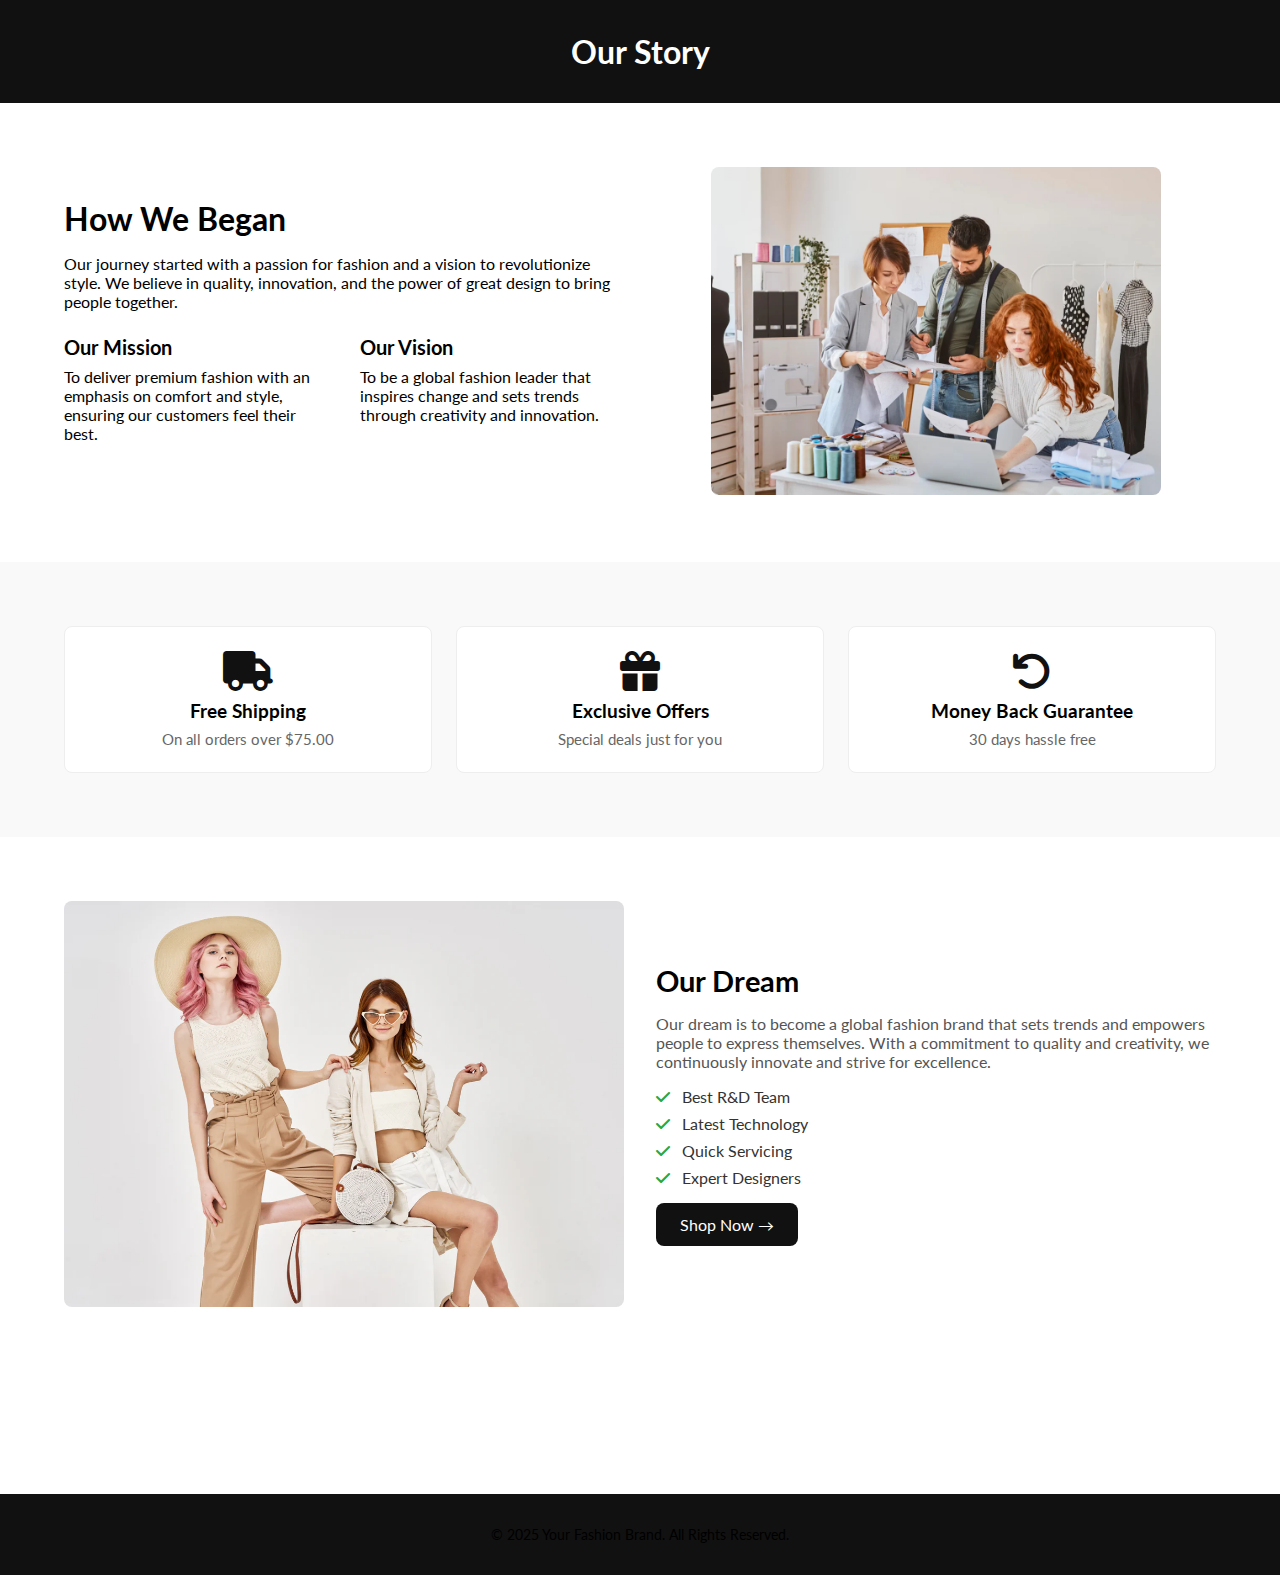
<file: aboutus.html>
<!DOCTYPE html>
<html lang="en">

<head>
    <meta charset="UTF-8">
    <meta name="viewport" content="width=device-width, initial-scale=1.0">
    <title>Document</title>
    <link rel="stylesheet" href="try.css">
    <link rel="stylesheet" href="https://cdnjs.cloudflare.com/ajax/libs/font-awesome/6.7.2/css/all.min.css"
        integrity="sha512-Evv84Mr4kqVGRNSgIGL/F/aIDqQb7xQ2vcrdIwxfjThSH8CSR7PBEakCr51Ck+w+/U6swU2Im1vVX0SVk9ABhg=="
        crossorigin="anonymous" referrerpolicy="no-referrer" />

    <style>
        @import url('https://fonts.googleapis.com/css2?family=EB+Garamond:ital,wght@0,400..800;1,400..800&family=Lato:ital,wght@0,100;0,300;0,400;0,700;0,900;1,100;1,300;1,400;1,700;1,900&family=Poppins:ital,wght@0,100;0,200;0,300;0,400;0,500;0,600;0,700;0,800;0,900;1,100;1,200;1,300;1,400;1,500;1,600;1,700;1,800;1,900&display=swap');
        @import url('https://fonts.googleapis.com/css2?family=Jost:ital,wght@0,100..900;1,100..900&display=swap');
    </style>
</head>

<body>

    <div class="navbar-container"></div>

      <header class="site-header">
        <div class="container">
          <h1>Our Story</h1>
        </div>
      </header>
    
      <main>
        <!-- About Section -->
        <section class="about-section">
          <div class="container about-content">
            <div class="about-text">
              <h2>How We Began</h2>
              <p>
                Our journey started with a passion for fashion and a vision to revolutionize style. 
                We believe in quality, innovation, and the power of great design to bring people together.
              </p>
              <div class="mission-vision">
                <div class="mission">
                  <h3>Our Mission</h3>
                  <p>To deliver premium fashion with an emphasis on comfort and style, ensuring our customers feel their best.</p>
                </div>
                <div class="vision">
                  <h3>Our Vision</h3>
                  <p>To be a global fashion leader that inspires change and sets trends through creativity and innovation.</p>
                </div>
              </div>
            </div>
            <div class="about-image">
              <img src="images/about-us-1-2.webp" alt="Our Story Image">
            </div>
          </div>
        </section>
    
        <!-- Services Section -->
        <section class="services-section">
          <div class="container services-content">
            <div class="service-box">
              <i class="fa fa-truck"></i>
              <h4>Free Shipping</h4>
              <p>On all orders over $75.00</p>
            </div>
            <div class="service-box">
              <i class="fa fa-gift"></i>
              <h4>Exclusive Offers</h4>
              <p>Special deals just for you</p>
            </div>
            <div class="service-box">
              <i class="fa fa-undo"></i>
              <h4>Money Back Guarantee</h4>
              <p>30 days hassle free</p>
            </div>
          </div>
        </section>
    
        <!-- Dream Section -->
        <section class="dream-section">
          <div class="container dream-content">
            <div class="dream-image">
              <img src="images/about-us-2-1.webp" alt="Team Collaboration">
            </div>
            <div class="dream-text">
              <h2>Our Dream</h2>
              <p>
                Our dream is to become a global fashion brand that sets trends and empowers people to express themselves.
                With a commitment to quality and creativity, we continuously innovate and strive for excellence.
              </p>
              <ul class="dream-list">
                <li><i class="fa fa-check"></i> Best R&D Team</li>
                <li><i class="fa fa-check"></i> Latest Technology</li>
                <li><i class="fa fa-check"></i> Quick Servicing</li>
                <li><i class="fa fa-check"></i> Expert Designers</li>
              </ul>
              <a href="shop.html" class="shop-btn">Shop Now &rarr;</a>
            </div>
          </div>
        </section>
      </main>

    <div class="footer-containerr"></div>
        
    <footer class="site-footer">
        <div class="container">
          <p>&copy; 2025 Your Fashion Brand. All Rights Reserved.</p>
        </div>
      </footer>
    
</body>
<script src="product.js"></script>
<script src="try.js"></script>

</html>
</file>
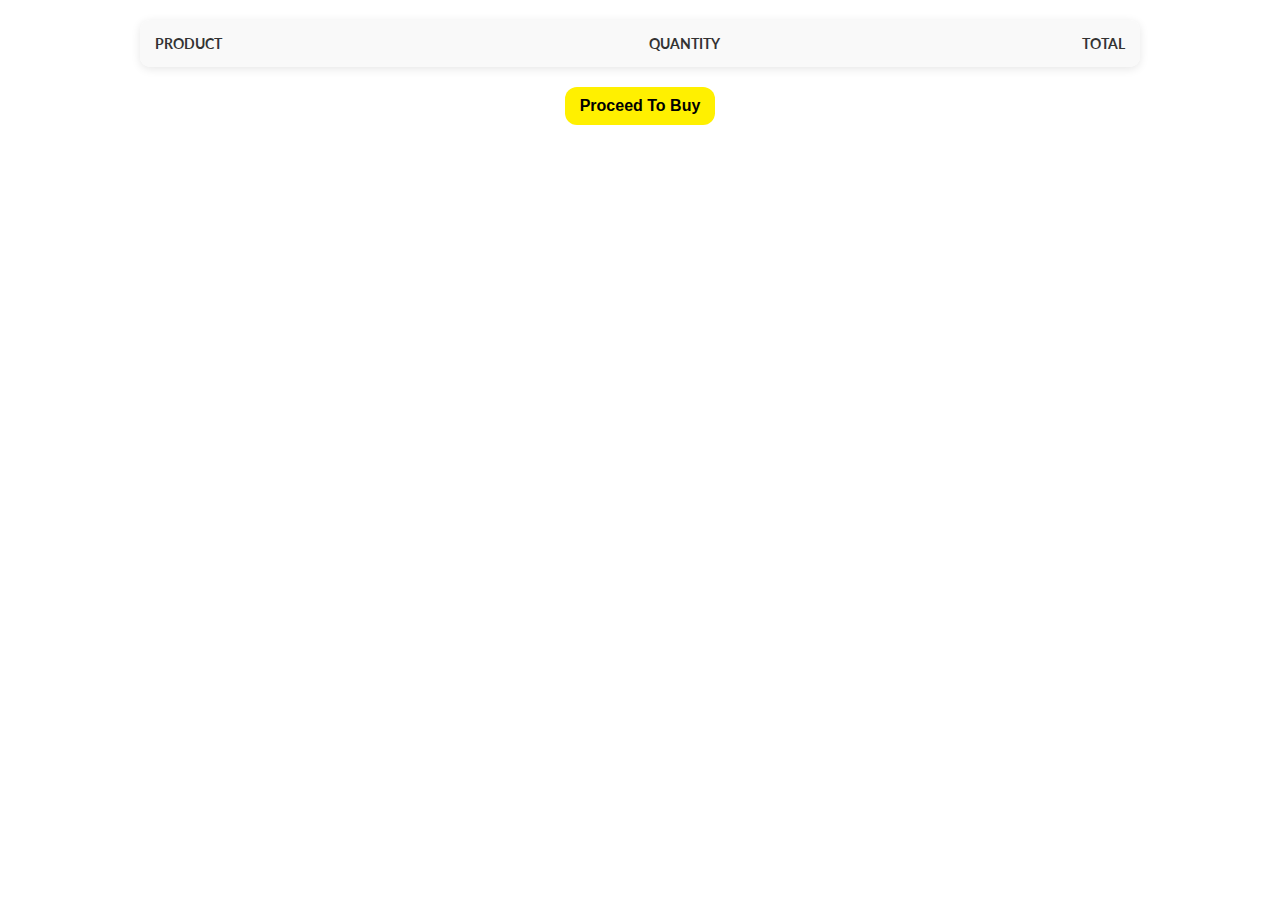
<file: cart.html>
<!DOCTYPE html>
<html lang="en">

<head>
    <meta charset="UTF-8">
    <meta name="viewport" content="width=device-width, initial-scale=1.0">
    <title>Document</title>
    <link rel="stylesheet" href="try.css">
    <link rel="stylesheet" href="https://cdnjs.cloudflare.com/ajax/libs/font-awesome/6.7.2/css/all.min.css"
        integrity="sha512-Evv84Mr4kqVGRNSgIGL/F/aIDqQb7xQ2vcrdIwxfjThSH8CSR7PBEakCr51Ck+w+/U6swU2Im1vVX0SVk9ABhg==";
        crossorigin="anonymous" referrerpolicy="no-referrer" />

    <style>
        @import url('https://fonts.googleapis.com/css2?family=EB+Garamond:ital,wght@0,400..800;1,400..800&family=Lato:ital,wght@0,100;0,300;0,400;0,700;0,900;1,100;1,300;1,400;1,700;1,900&family=Poppins:ital,wght@0,100;0,200;0,300;0,400;0,500;0,600;0,700;0,800;0,900;1,100;1,200;1,300;1,400;1,500;1,600;1,700;1,800;1,900&display=swap');
        @import url('https://fonts.googleapis.com/css2?family=Jost:ital,wght@0,100..900;1,100..900&display=swap');
    </style>
</head>

<body>

    <div class="navbar-container"></div>




    </section>




    <section class="cart-products-wrapper" >
        <div class="cart-products-container">
            <div class="cart-container">
                <table class="cart-table">
                  <thead>
                    <tr>
                      <th>PRODUCT</th>
                      <th>QUANTITY</th>
                      <th>TOTAL</th>
                    </tr>
                  </thead>
                  <tbody class="table-body">
                    <!-- First product row -->
                   
                    
                  </tbody>
                </table>
              </div>
              
              
        </div>


    </section>

    <section class="sessionproceed">
      <div class="buttonprocced">
        <a href="checkoutpage.html" onclick="setCartCheckoutMode()"><button class="button-32" >Proceed To Buy</button></a>
      </div>
    </section>
    
        
    <div class="footer-containerr"></div>
</body>
<script src="cart.js"></script>
<script src="product.js"></script>
<script src="wishlist.js"></script>
<script src="try.js"></script>

</html>
</file>
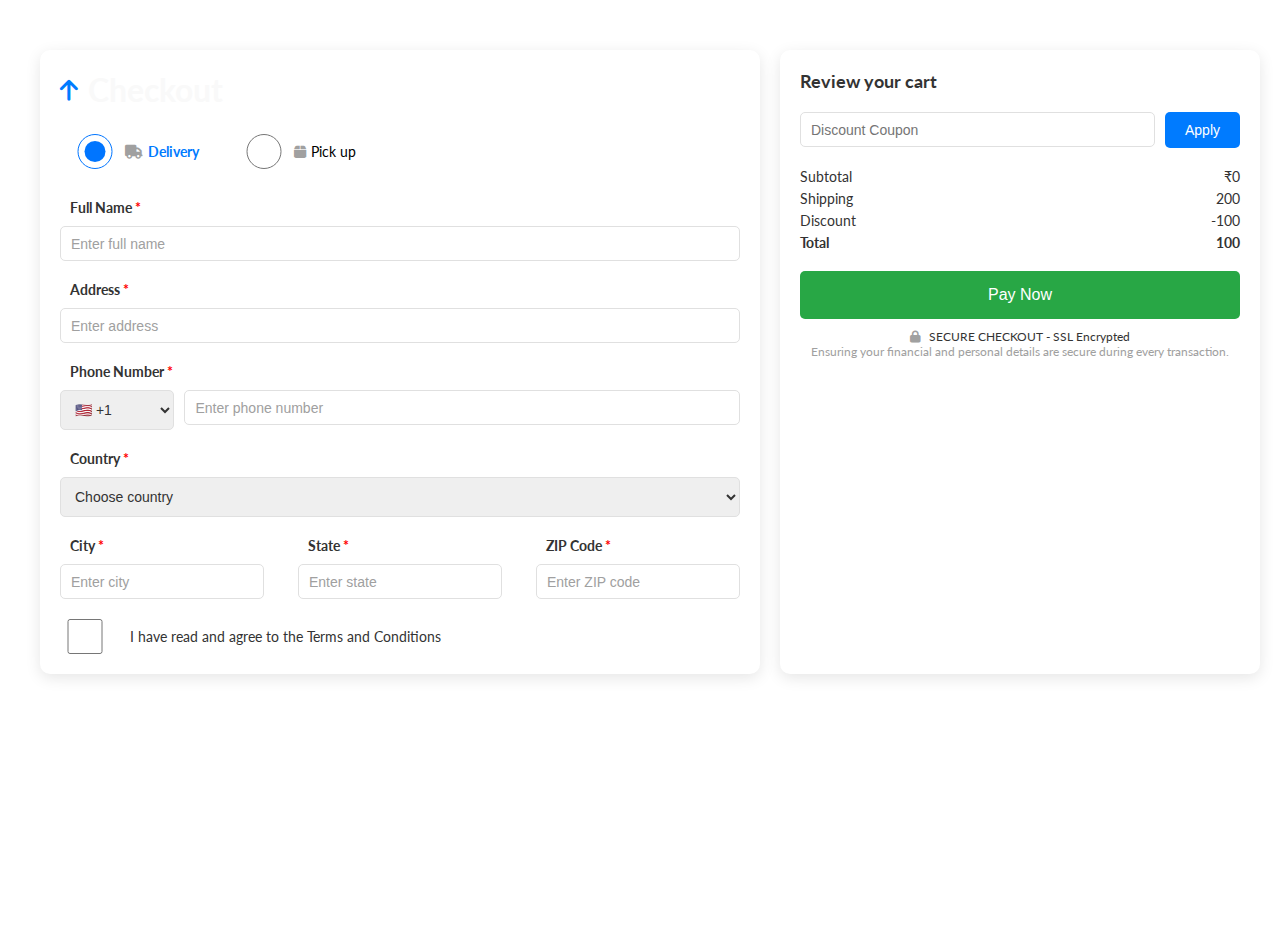
<file: checkoutpage.html>
<!DOCTYPE html>
<html lang="en">

<head>
    <meta charset="UTF-8">
    <meta name="viewport" content="width=device-width, initial-scale=1.0">
    <title>Document</title>
    <link rel="stylesheet" href="try.css">
    <link rel="stylesheet" href="https://cdnjs.cloudflare.com/ajax/libs/font-awesome/6.7.2/css/all.min.css"
        integrity="sha512-Evv84Mr4kqVGRNSgIGL/F/aIDqQb7xQ2vcrdIwxfjThSH8CSR7PBEakCr51Ck+w+/U6swU2Im1vVX0SVk9ABhg=="
        crossorigin="anonymous" referrerpolicy="no-referrer" />

    <style>
        @import url('https://fonts.googleapis.com/css2?family=EB+Garamond:ital,wght@0,400..800;1,400..800&family=Lato:ital,wght@0,100;0,300;0,400;0,700;0,900;1,100;1,300;1,400;1,700;1,900&family=Poppins:ital,wght@0,100;0,200;0,300;0,400;0,500;0,600;0,700;0,800;0,900;1,100;1,200;1,300;1,400;1,500;1,600;1,700;1,800;1,900&display=swap');
        @import url('https://fonts.googleapis.com/css2?family=Jost:ital,wght@0,100..900;1,100..900&display=swap');
    </style>
</head>

<body>

 <div class="checkout-page">
     <div class="shipping-info">
        <div class="headerrr">
            <i class="fas fa-arrow-up logo"></i>
            <h1>Checkout</h1>
        </div>
        <div class="tabs">
            <label>
                <input type="radio" name="shipping" checked>
                <i class="fas fa-truck"></i>
                <span>Delivery</span>
            </label>
            <label>
                <input type="radio" name="shipping">
                <i class="fas fa-box"></i>
                <span>Pick up</span>
            </label>
        </div>
        <form>
            <div class="form-group">
                <label for="full-name">Full Name <span class="required">*</span></label>
                <input type="text" id="full-name" placeholder="Enter full name">
            </div>
            <div class="form-group">
                <label for="email">Address <span class="required">*</span></label>
                <input type="email" id="email" placeholder="Enter address">
            </div>
            <div class="form-group">
                <label for="phone">Phone Number <span class="required">*</span></label>
                <div class="phone-input">
                    <select>
                        <option>🇺🇸 +1</option>
                        <!-- Add more country codes as needed -->
                    </select>
                    <input type="tel" id="phone" placeholder="Enter phone number">
                </div>
            </div>
            <div class="form-group">
                <label for="country">Country <span class="required">*</span></label>
                <select id="country">
                    <option>Choose country</option>
                    <!-- Add country options -->
                </select>
            </div>
            <div class="form-group city-state-zip">
                <div>
                    <label for="city">City <span class="required">*</span></label>
                    <input type="text" id="city" placeholder="Enter city">
                </div>
                <div>
                    <label for="state">State <span class="required">*</span></label>
                    <input type="text" id="state" placeholder="Enter state">
                </div>
                <div>
                    <label for="zip">ZIP Code <span class="required">*</span></label>
                    <input type="text" id="zip" placeholder="Enter ZIP code">
                </div>
            </div>
            <div class="checkbox">
                <input type="checkbox" id="terms">
                <label for="terms">I have read and agree to the Terms and Conditions</label>
            </div>
        </form>
    </div>



    
    <div class="cart-review">
        <h2>Review your cart</h2>
        <div class="cart-items">


        </div>
        <div class="discount">
            <input type="text" placeholder="Discount Coupon">
            <button>Apply</button>
        </div>
        <div class="order-summary">
           
        </div>
        <button class="pay-now">Pay Now</button>
        <div class="security-note">
            <i class="fas fa-lock"></i> SECURE CHECKOUT - SSL Encrypted
            <p>Ensuring your financial and personal details are secure during every transaction.</p>
        </div>
    </div>


</div>

</body>
<script src="product.js"></script>
<!-- <script src="product.js"></script> -->
<script src="try.js"></script>


</html>
</file>
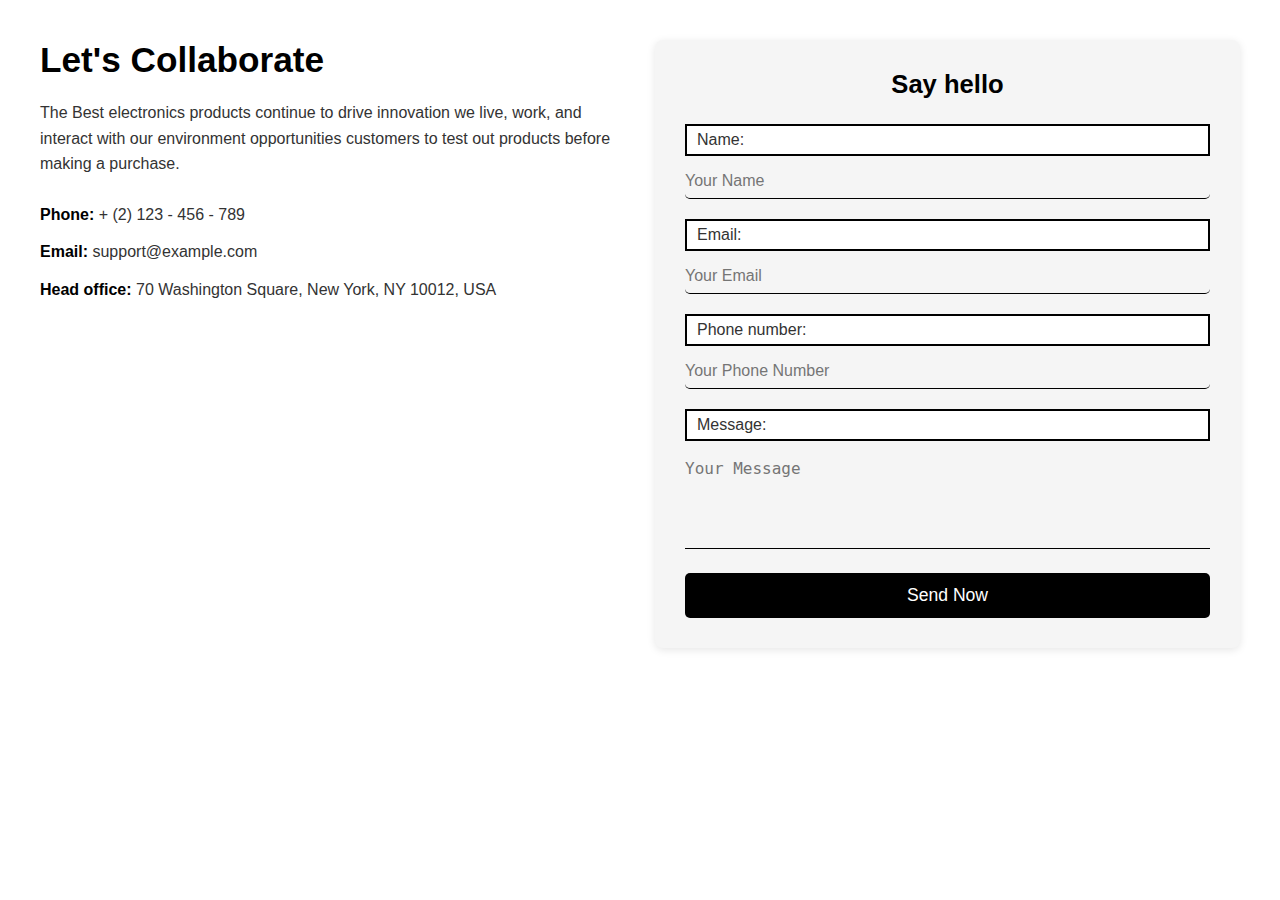
<file: contactus.html>
<!DOCTYPE html>
<html lang="en">

<head>
    <meta charset="UTF-8">
    <meta name="viewport" content="width=device-width, initial-scale=1.0">
    <title>Document</title>
    <link rel="stylesheet" href="try.css">
    <link rel="stylesheet" href="https://cdnjs.cloudflare.com/ajax/libs/font-awesome/6.7.2/css/all.min.css"
        integrity="sha512-Evv84Mr4kqVGRNSgIGL/F/aIDqQb7xQ2vcrdIwxfjThSH8CSR7PBEakCr51Ck+w+/U6swU2Im1vVX0SVk9ABhg=="
        crossorigin="anonymous" referrerpolicy="no-referrer" />
        <style>
           
        body {
          background-color: #ffffff;
          font-family: 'Roboto', sans-serif;
          margin: 0;
          padding: 0;
        }
    
        .contact-section {
          padding: 40px 20px;
          background-color: #ffffff;
        }
    
        .contact-container {
          display: grid;
          grid-template-columns: 1fr 1fr;
          gap: 30px;
          max-width: 1200px;
          margin: 0 auto;
          align-items: flex-start;
        }
    
        .contact-info h2 {
          font-size: 2.2rem;
          font-weight: 700;
          color: #000000;
          margin-bottom: 20px;
        }
    
        .contact-info p {
          font-size: 1rem;
          color: #333333;
          line-height: 1.6;
          margin-bottom: 25px;
        }
    
        .contact-details p {
          font-size: 1rem;
          margin-bottom: 12px;
          color: #333333;
        }
    
        .contact-details strong {
          font-weight: 700;
          color: #000000;
        }
    
        .contact-form {
          background-color: #f5f5f5;
          padding: 30px;
          border-radius: 8px;
          box-shadow: 0 2px 8px rgba(0, 0, 0, 0.1);
        }
    
        .contact-form h2 {
          font-size: 1.6rem;
          font-weight: 700;
          color: #000000;
          text-align: center;
          margin-bottom: 25px;
        }
    
        .contact-form label {
          display: block;
          font-size: 1rem;
          font-weight: 500;
          color: #333333;
          margin-bottom: 8px;
        }
    
        .contact-form input,
        .contact-form textarea {
          width: 100%;
          padding: 10px 0;
          border: none;
          border-bottom: 1px solid #000000;
          margin-bottom: 20px;
          background-color: transparent;
          font-size: 1rem;
          color: #333333;
          transition: border-color 0.3s ease;
        }
    
        .contact-form input:focus,
        .contact-form textarea:focus {
          outline: none;
          border-bottom: 1px solid #007bff;
        }
    
        .contact-form textarea {
          height: 100px;
          resize: none;
        }
    
        .contact-form button {
          width: 100%;
          padding: 12px;
          background-color: #000000;
          color: #ffffff;
          border: none;
          border-radius: 5px;
          font-size: 1.1rem;
          font-weight: 500;
          cursor: pointer;
          transition: background-color 0.3s ease;
        }
    
        .contact-form button:hover {
          background-color: #333333;
        }
    
        @media (max-width: 768px) {
          .contact-container {
            grid-template-columns: 1fr;
          }
    
          .contact-info,
          .contact-form {
            text-align: left;
          }
    
          .contact-form h2 {
            text-align: center;
          }
        }
        @import url('https://fonts.googleapis.com/css2?family=EB+Garamond:ital,wght@0,400..800;1,400..800&family=Lato:ital,wght@0,100;0,300;0,400;0,700;0,900;1,100;1,300;1,400;1,700;1,900&family=Poppins:ital,wght@0,100;0,200;0,300;0,400;0,500;0,600;0,700;0,800;0,900;1,100;1,200;1,300;1,400;1,500;1,600;1,700;1,800;1,900&display=swap');
        @import url('https://fonts.googleapis.com/css2?family=Jost:ital,wght@0,100..900;1,100..900&display=swap');
    </style>

</head>

<body>
      
    <div class="navbar-container"></div>
    
    <section class="contact-section">
      <div class="contact-container">
        <!-- Left Column: Information -->
        <div class="contact-info">
          <h2>Let's Collaborate</h2>
          <p>The Best electronics products continue to drive innovation we live, work, and interact with our environment opportunities customers to test out products before making a purchase.</p>
          <div class="contact-details">
            <p><strong>Phone:</strong> + (2) 123 - 456 - 789</p>
            <p><strong>Email:</strong> support@example.com</p>
            <p><strong>Head office:</strong> 70 Washington Square, New York, NY 10012, USA</p>
          </div>
        </div>
    
        <!-- Right Column: Contact Form -->
        <div class="contact-form">
          <h2>Say hello</h2>
          <form>
            <label for="name">Name:</label>
            <input type="text" id="name" name="name" placeholder="Your Name">
    
            <label for="email">Email:</label>
            <input type="email" id="email" name="email" placeholder="Your Email">
    
            <label for="phone">Phone number:</label>
            <input type="tel" id="phone" name="phone" placeholder="Your Phone Number">
    
            <label for="message">Message:</label>
            <textarea id="message" name="message" placeholder="Your Message"></textarea>
    
            <button type="submit">Send Now</button>
          </form>
        </div>
      </div>
    </section>

    <div class="footer-containerr"></div>

    
    </body>
    </html>

<script src="product.js"></script>
<script src="try.js"></script>

</html>
</file>
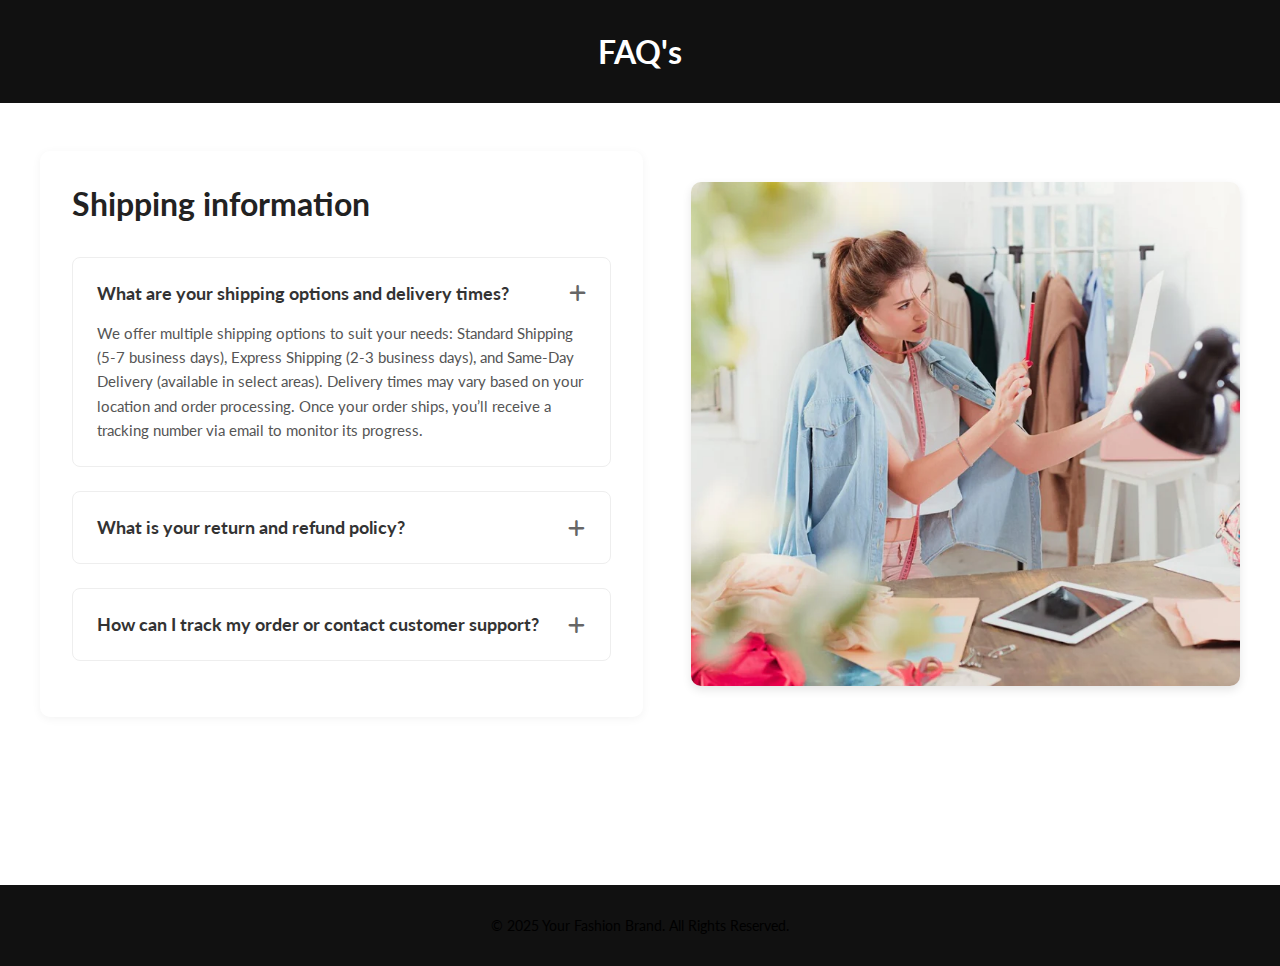
<file: faq.html>
<!DOCTYPE html>
<html lang="en">

<head>
    <meta charset="UTF-8">
    <meta name="viewport" content="width=device-width, initial-scale=1.0">
    <title>Document</title>
    <link rel="stylesheet" href="try.css">
    <link rel="stylesheet" href="https://cdnjs.cloudflare.com/ajax/libs/font-awesome/6.7.2/css/all.min.css"
        integrity="sha512-Evv84Mr4kqVGRNSgIGL/F/aIDqQb7xQ2vcrdIwxfjThSH8CSR7PBEakCr51Ck+w+/U6swU2Im1vVX0SVk9ABhg=="
        crossorigin="anonymous" referrerpolicy="no-referrer" />
        <style>
        @import url('https://fonts.googleapis.com/css2?family=EB+Garamond:ital,wght@0,400..800;1,400..800&family=Lato:ital,wght@0,100;0,300;0,400;0,700;0,900;1,100;1,300;1,400;1,700;1,900&family=Poppins:ital,wght@0,100;0,200;0,300;0,400;0,500;0,600;0,700;0,800;0,900;1,100;1,200;1,300;1,400;1,500;1,600;1,700;1,800;1,900&display=swap');
        @import url('https://fonts.googleapis.com/css2?family=Jost:ital,wght@0,100..900;1,100..900&display=swap');
    </style>
</head>

<body>

    <div class="navbar-container"></div>

      <header class="site-header">
        <div class="container">
          <h1>FAQ's</h1>
        </div>
      </header>
    
      

      
      <section class="shipping-section">
        <div class="shipping-container">
          <!-- LEFT COLUMN: Shipping Info + Accordion -->
          <div class="shipping-faq">
            <h2>Shipping information</h2>
      
            <!-- 1) First FAQ (opened by default) -->
            <details open>
                <summary>
                  <span class="question-text"><b>What are your shipping options and delivery times?</b></span>
                  <span class="toggle-icon"><i class="fas fa-plus"></i></span>
                </summary>
                <div class="answer">
                  <p>
                    We offer multiple shipping options to suit your needs: Standard Shipping (5-7 business days), Express Shipping (2-3 business days), and Same-Day Delivery (available in select areas). Delivery times may vary based on your location and order processing. Once your order ships, you’ll receive a tracking number via email to monitor its progress.
                  </p>
                </div>
              </details>
        
              <!-- 2) Second FAQ (closed by default) -->
              <details>
                <summary>
                  <span class="question-text"><b>What is your return and refund policy?</b></span>
                  <span class="toggle-icon"><i class="fas fa-plus"></i></span>
                </summary>
                <div class="answer">
                  <p>
                    We accept returns within 30 days of delivery for a full refund or exchange, provided items are unused and in original packaging. To initiate a return, contact our support team with your order number. Shipping costs for returns are covered by the customer unless the item is defective. Refunds are processed within 5-7 business days.
                  </p>
                </div>
              </details>
        
              <!-- 3) Third FAQ (closed by default) -->
              <details>
                <summary>
                  <span class="question-text"><b>How can I track my order or contact customer support?</b></span>
                  <span class="toggle-icon"><i class="fas fa-plus"></i></span>
                </summary>
                <div class="answer">
                  <p>
                    You can track your order using the tracking number provided in your shipping confirmation email, accessible via our website’s “Track Order” page. For customer support, reach us via email at support@yourstore.com or call us at +1-800-555-1234, available Monday to Friday, 9 AM - 5 PM EST.
                  </p>
                </div>
              </details>
          </div>
      
          <!-- RIGHT COLUMN: Hero Image -->
          <div class="shipping-image">
            <img 
              src="images/faq-2.webp" 
              alt="Woman checking clothes" 
            />
          </div>
        </div>
      </section>
      

      

    <div class="footer-containerr"></div>
        
    <footer class="site-footer">
        <div class="container">
          <p>&copy; 2025 Your Fashion Brand. All Rights Reserved.</p>
        </div>
      </footer>
    
</body>

<script>
    document.querySelectorAll('details').forEach(function(detail) {
      detail.addEventListener('toggle', function() {
        const icon = this.querySelector('.toggle-icon i');
        if (this.open) {
          icon.classList.remove('fa-plus');
          icon.classList.add('fa-minus');
        } else {
          icon.classList.remove('fa-minus');
          icon.classList.add('fa-plus');
        }
      });
    });
  </script>

<script src="product.js"></script>
<script src="try.js"></script>

</html>
</file>
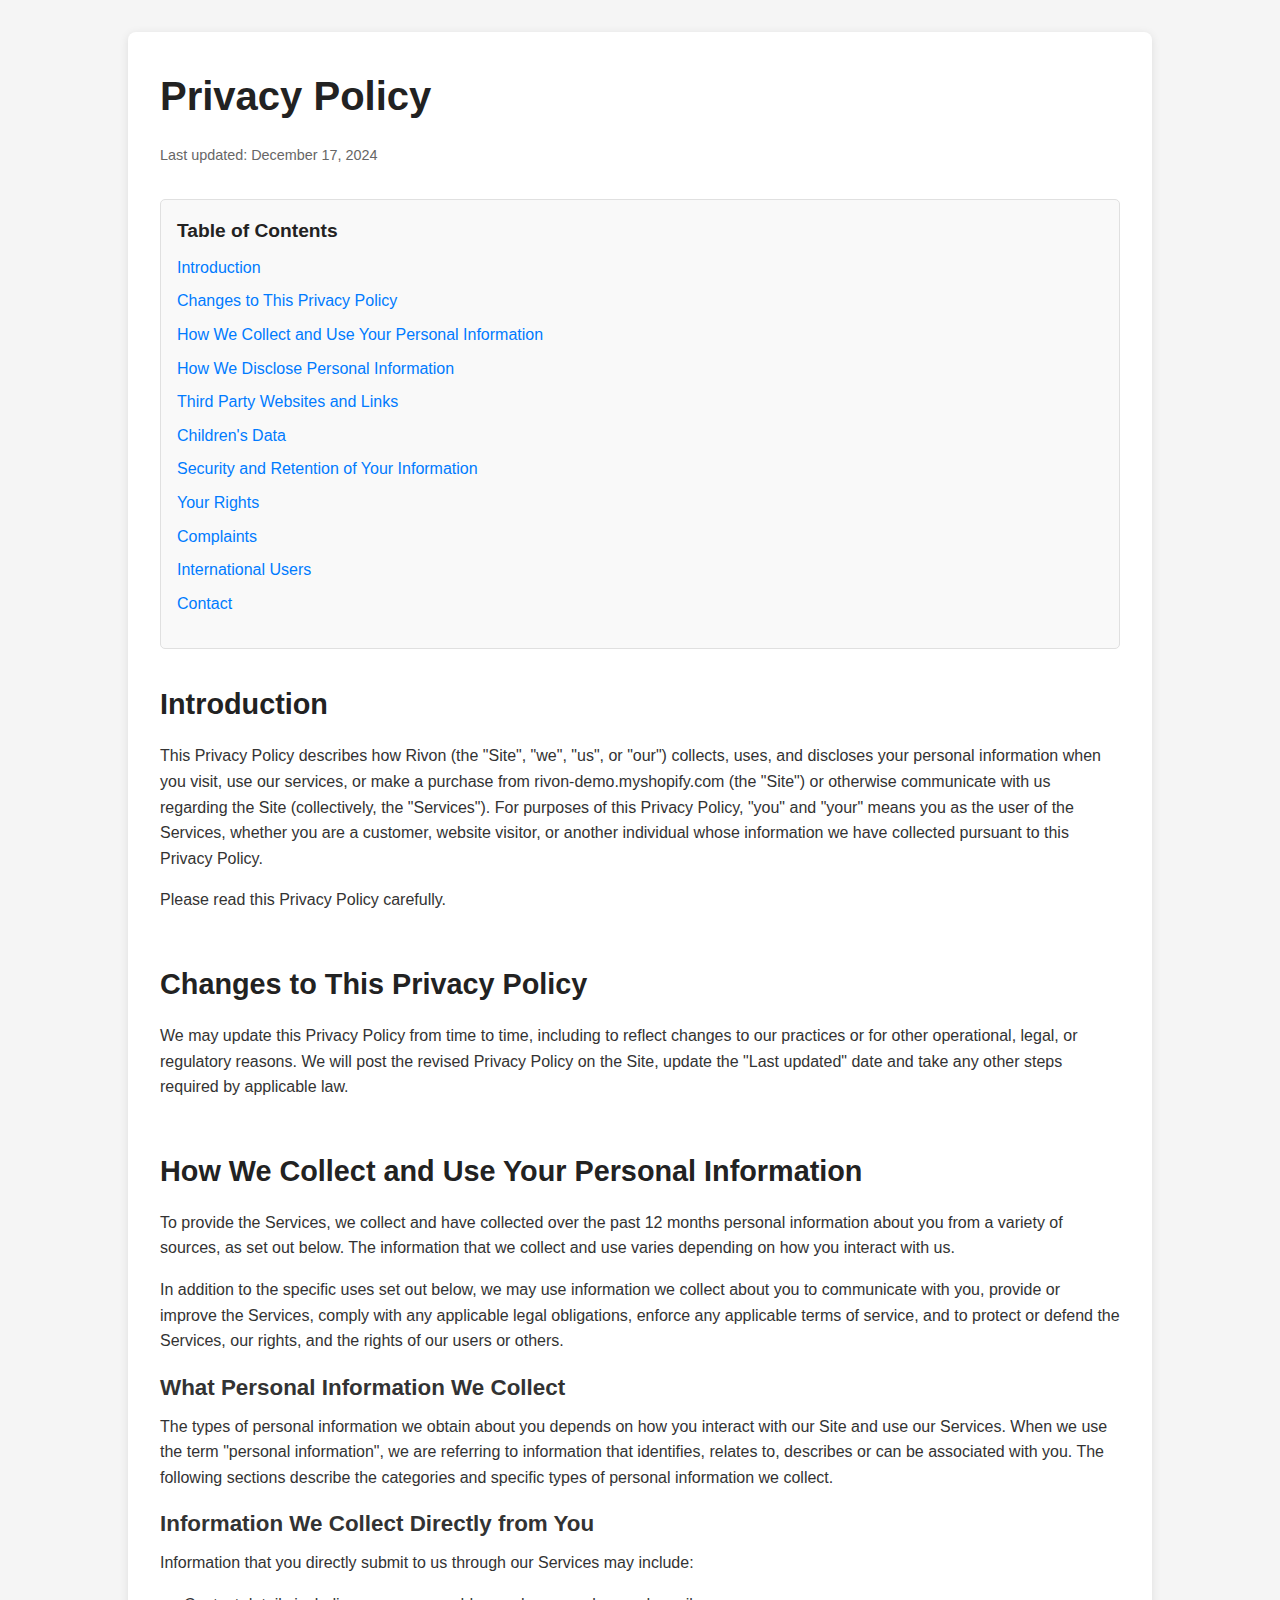
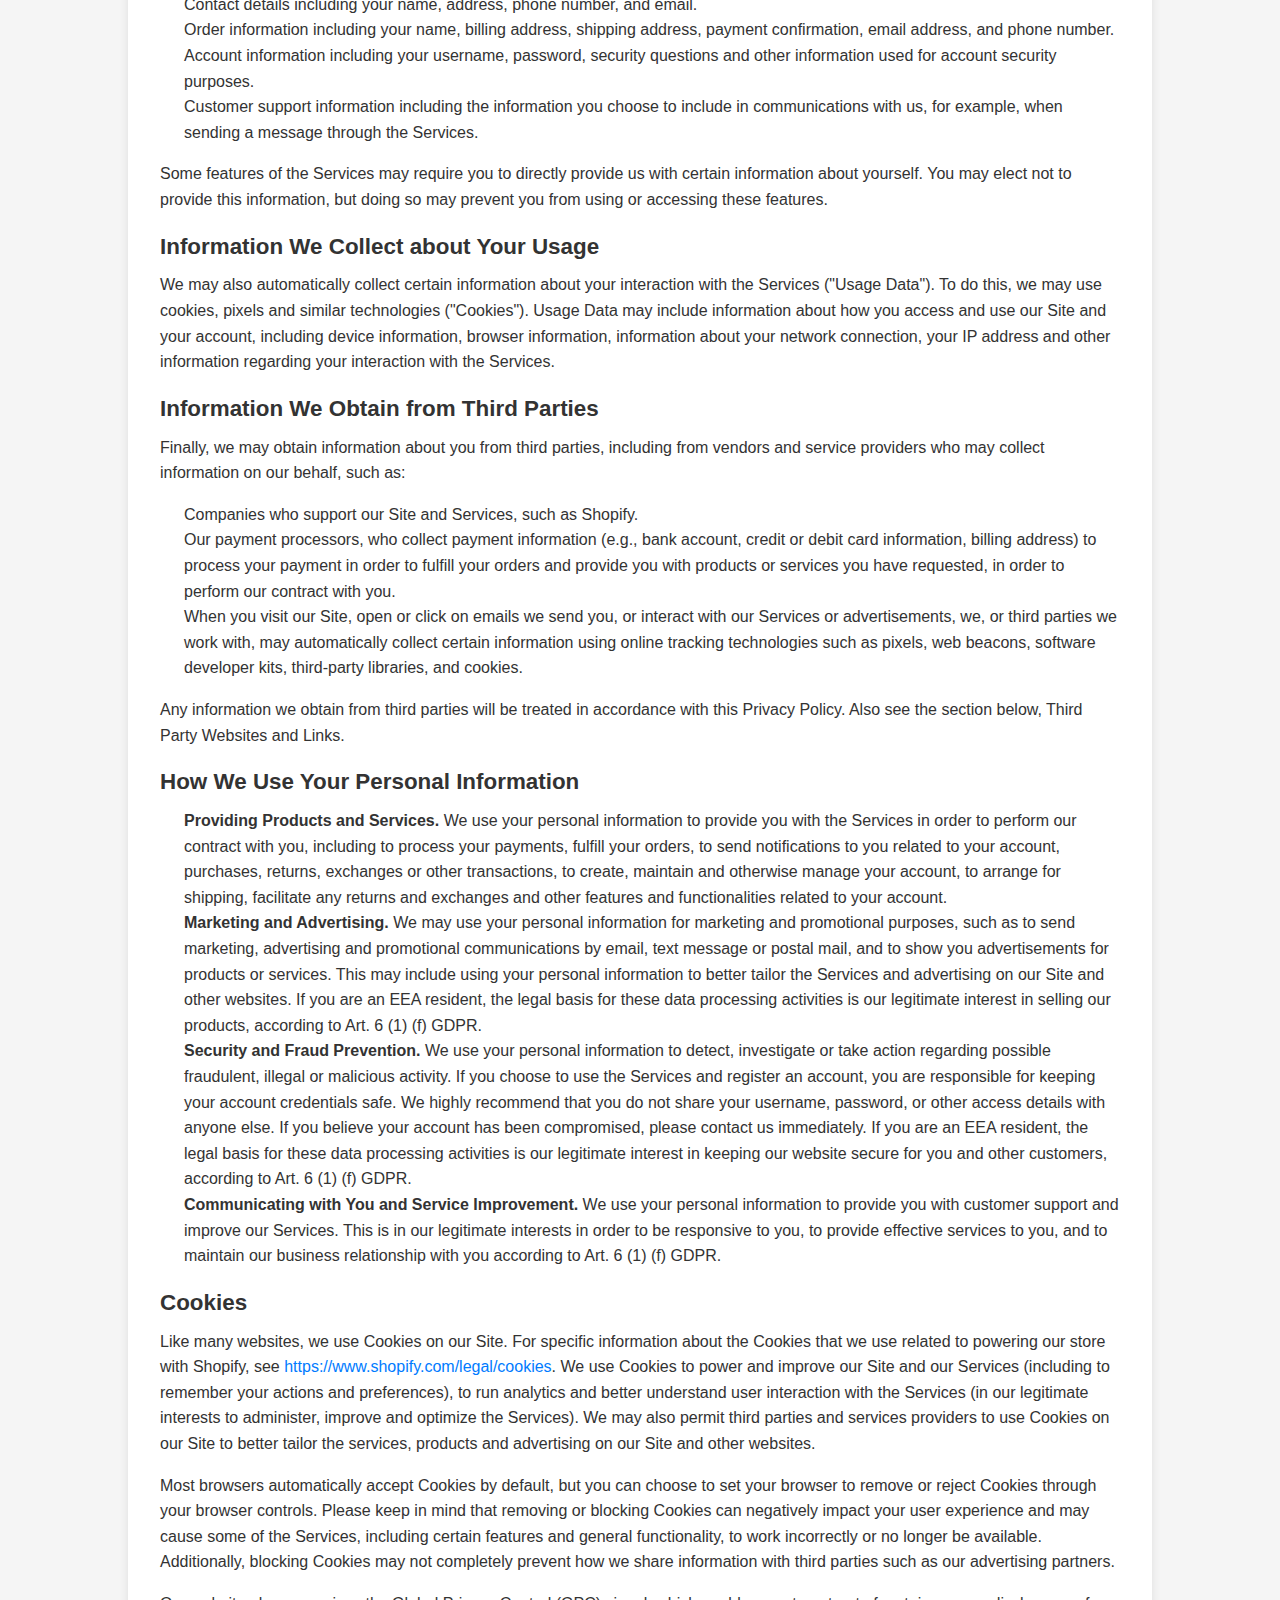
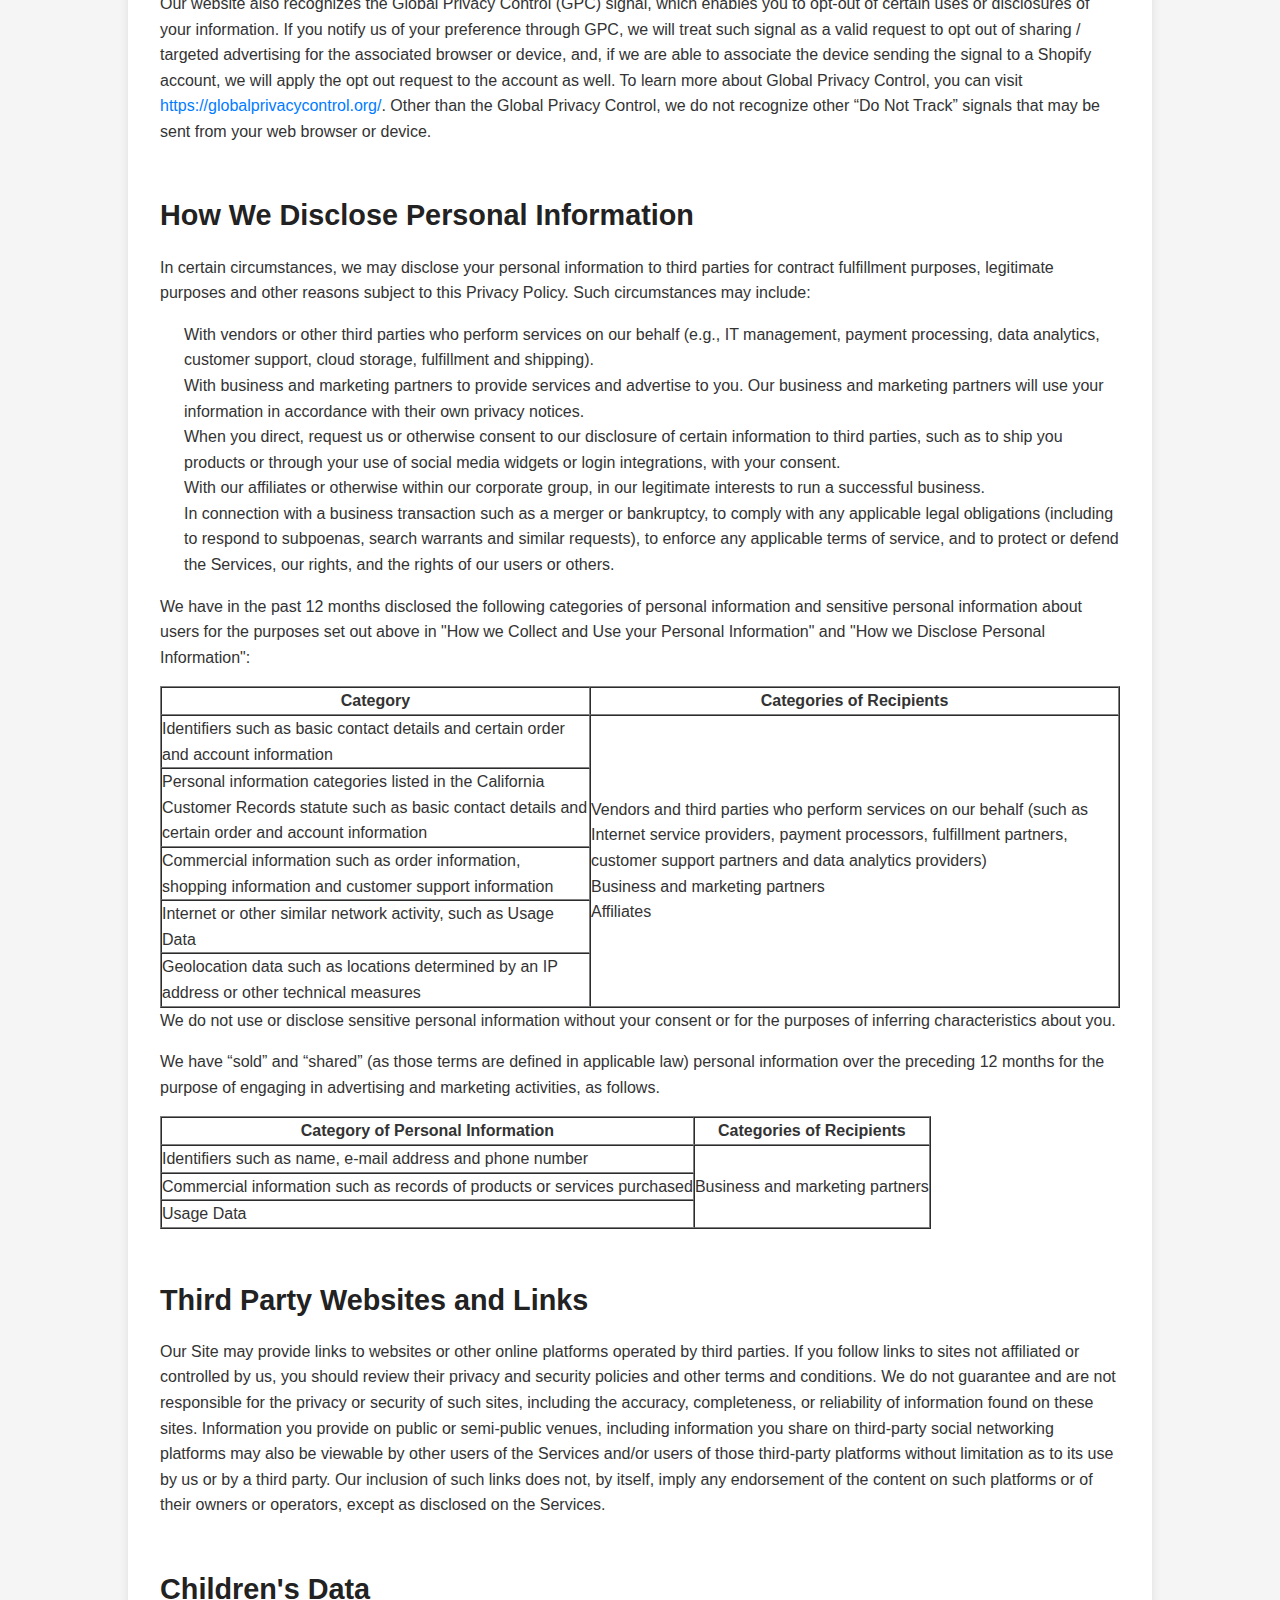
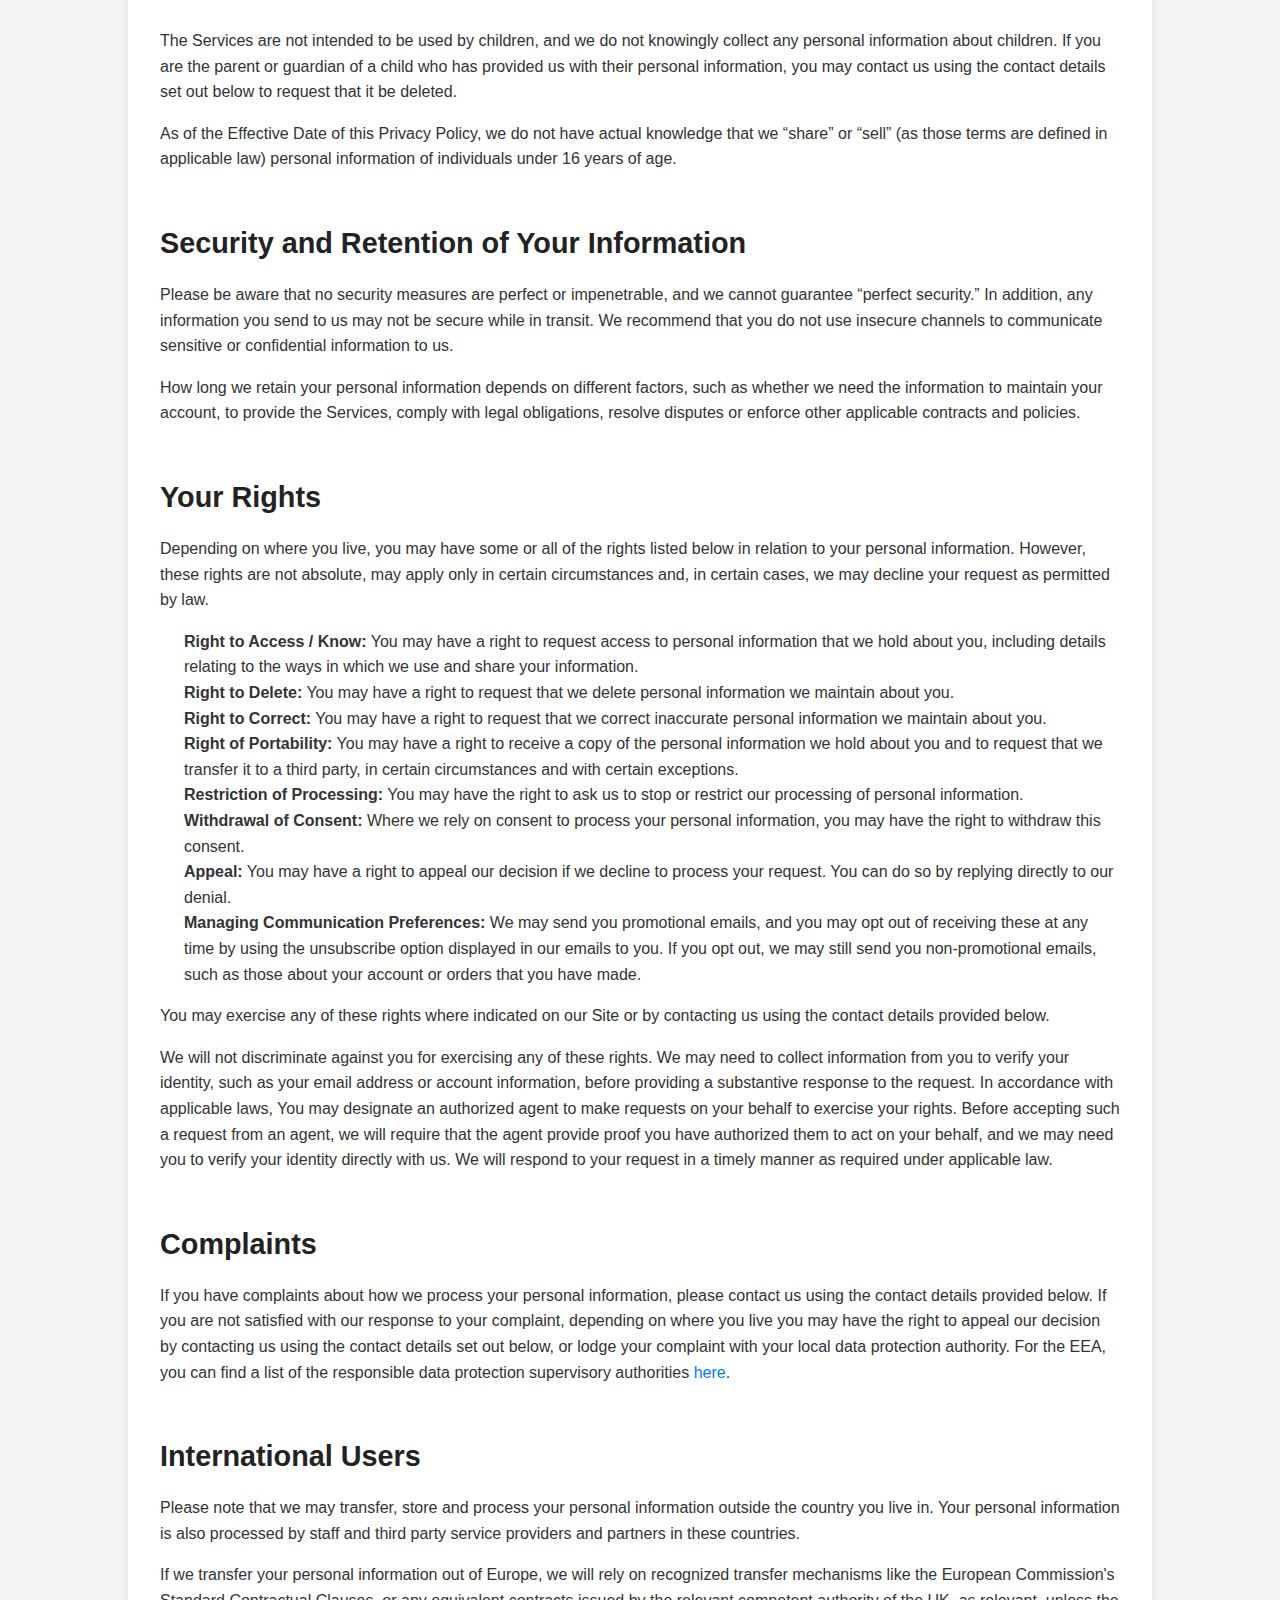
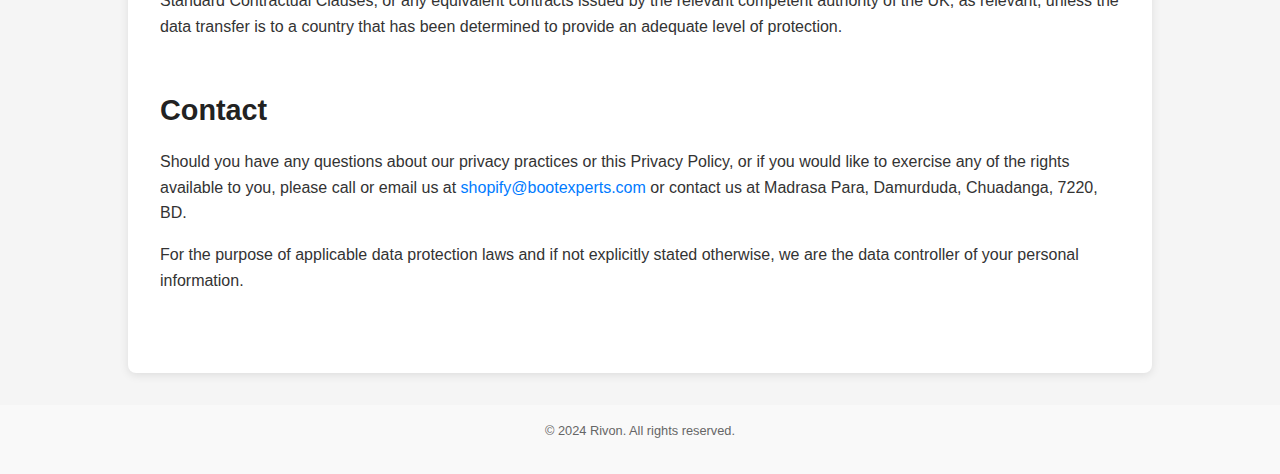
<file: policy.html>
<!DOCTYPE html>
<html lang="en">
<head>
    <meta charset="UTF-8">
    <meta name="viewport" content="width=device-width, initial-scale=1.0">
    <title>Document</title>
    <link rel="stylesheet" href="try.css">
    <link rel="stylesheet" href="https://cdnjs.cloudflare.com/ajax/libs/font-awesome/6.7.2/css/all.min.css"
        integrity="sha512-Evv84Mr4kqVGRNSgIGL/F/aIDqQb7xQ2vcrdIwxfjThSH8CSR7PBEakCr51Ck+w+/U6swU2Im1vVX0SVk9ABhg=="
        crossorigin="anonymous" referrerpolicy="no-referrer" />
        <style>
        @import url('https://fonts.googleapis.com/css2?family=EB+Garamond:ital,wght@0,400..800;1,400..800&family=Lato:ital,wght@0,100;0,300;0,400;0,700;0,900;1,100;1,300;1,400;1,700;1,900&family=Poppins:ital,wght@0,100;0,200;0,300;0,400;0,500;0,600;0,700;0,800;0,900;1,100;1,200;1,300;1,400;1,500;1,600;1,700;1,800;1,900&display=swap');
        @import url('https://fonts.googleapis.com/css2?family=Jost:ital,wght@0,100..900;1,100..900&display=swap');
    </style>
  <style>
    html {
      scroll-behavior: smooth;
    }
    body {
      background-color: #f5f5f5;
      color: #333;
      font-family: Arial, sans-serif;
      line-height: 1.6;
      margin: 0;
      padding: 0;
    }
    header {
      text-align: center;
      padding: 1rem;
      background-color: white;
      box-shadow: 0 2px 5px rgba(0,0,0,0.1);
    }
    header a {
      text-decoration: none;
      color: #007bff;
      font-size: 1.5rem;
      font-weight: bold;
    }
    .main-content {
      max-width: 80%;
      margin: 2rem auto;
      padding: 2rem;
      background-color: white;
      box-shadow: 0 2px 10px rgba(0,0,0,0.1);
      border-radius: 8px;
      animation: fadeIn 1s ease-in;
    }
    @keyframes fadeIn {
      from { opacity: 0; }
      to { opacity: 1; }
    }
    h1 {
      font-size: 2.5rem;
      margin-bottom: 1rem;
      color: #222;
    }
    p.last-updated {
      font-size: 0.9rem;
      color: #666;
      margin-bottom: 2rem;
    }
    .toc {
      margin-bottom: 2rem;
      padding: 1rem;
      background-color: #f9f9f9;
      border: 1px solid #e0e0e0;
      border-radius: 5px;
    }
    .toc h2 {
      font-size: 1.2rem;
      margin-bottom: 0.5rem;
    }
    .toc ul {
      list-style: none;
      padding: 0;
    }
    .toc li {
      margin-bottom: 0.5rem;
    }
    .toc a {
      text-decoration: none;
      color: #007bff;
    }
    .toc a:hover, a:hover {
      text-decoration: underline;
    }
    section {
      margin-bottom: 3rem;
    }
    h2 {
      font-size: 1.8rem;
      margin-bottom: 1rem;
      color: #222;
    }
    h3 {
      font-size: 1.4rem;
      margin-bottom: 0.5rem;
      color: #333;
    }
    p {
      margin-bottom: 1rem;
    }
    ul, ol {
      margin-bottom: 1rem;
      padding-left: 1.5rem;
    }
    a {
      color: #007bff;
      text-decoration: none;
    }
    a:focus {
      outline: 2px solid #007bff;
      outline-offset: 2px;
    }
    footer {
      text-align: center;
      padding: 1rem;
      font-size: 0.8rem;
      color: #666;
      background-color: #f9f9f9;
      margin-top: 2rem;
    }
  </style>
</head>
<body>


  <main class="main-content">
    <h1>Privacy Policy</h1>
    <p class="last-updated">Last updated: December 17, 2024</p>
    <div class="toc">
      <h2>Table of Contents</h2>
      <ul>
        <li><a href="#introduction">Introduction</a></li>
        <li><a href="#changes">Changes to This Privacy Policy</a></li>
        <li><a href="#collection-use">How We Collect and Use Your Personal Information</a></li>
        <li><a href="#disclosure">How We Disclose Personal Information</a></li>
        <li><a href="#third-party">Third Party Websites and Links</a></li>
        <li><a href="#children">Children's Data</a></li>
        <li><a href="#security">Security and Retention of Your Information</a></li>
        <li><a href="#rights">Your Rights</a></li>
        <li><a href="#complaints">Complaints</a></li>
        <li><a href="#international">International Users</a></li>
        <li><a href="#contact">Contact</a></li>
      </ul>
    </div>

    <section id="introduction">
      <h2>Introduction</h2>
      <p>This Privacy Policy describes how Rivon (the "Site", "we", "us", or "our") collects, uses, and discloses your personal information when you visit, use our services, or make a purchase from rivon-demo.myshopify.com (the "Site") or otherwise communicate with us regarding the Site (collectively, the "Services"). For purposes of this Privacy Policy, "you" and "your" means you as the user of the Services, whether you are a customer, website visitor, or another individual whose information we have collected pursuant to this Privacy Policy.</p>
      <p>Please read this Privacy Policy carefully.</p>
    </section>

    <section id="changes">
      <h2>Changes to This Privacy Policy</h2>
      <p>We may update this Privacy Policy from time to time, including to reflect changes to our practices or for other operational, legal, or regulatory reasons. We will post the revised Privacy Policy on the Site, update the "Last updated" date and take any other steps required by applicable law.</p>
    </section>

    <section id="collection-use">
      <h2>How We Collect and Use Your Personal Information</h2>
      <p>To provide the Services, we collect and have collected over the past 12 months personal information about you from a variety of sources, as set out below. The information that we collect and use varies depending on how you interact with us.</p>
      <p>In addition to the specific uses set out below, we may use information we collect about you to communicate with you, provide or improve the Services, comply with any applicable legal obligations, enforce any applicable terms of service, and to protect or defend the Services, our rights, and the rights of our users or others.</p>

      <h3>What Personal Information We Collect</h3>
      <p>The types of personal information we obtain about you depends on how you interact with our Site and use our Services. When we use the term "personal information", we are referring to information that identifies, relates to, describes or can be associated with you. The following sections describe the categories and specific types of personal information we collect.</p>

      <h3>Information We Collect Directly from You</h3>
      <p>Information that you directly submit to us through our Services may include:</p>
      <ul>
        <li>Contact details including your name, address, phone number, and email.</li>
        <li>Order information including your name, billing address, shipping address, payment confirmation, email address, and phone number.</li>
        <li>Account information including your username, password, security questions and other information used for account security purposes.</li>
        <li>Customer support information including the information you choose to include in communications with us, for example, when sending a message through the Services.</li>
      </ul>
      <p>Some features of the Services may require you to directly provide us with certain information about yourself. You may elect not to provide this information, but doing so may prevent you from using or accessing these features.</p>

      <h3>Information We Collect about Your Usage</h3>
      <p>We may also automatically collect certain information about your interaction with the Services ("Usage Data"). To do this, we may use cookies, pixels and similar technologies ("Cookies"). Usage Data may include information about how you access and use our Site and your account, including device information, browser information, information about your network connection, your IP address and other information regarding your interaction with the Services.</p>

      <h3>Information We Obtain from Third Parties</h3>
      <p>Finally, we may obtain information about you from third parties, including from vendors and service providers who may collect information on our behalf, such as:</p>
      <ul>
        <li>Companies who support our Site and Services, such as Shopify.</li>
        <li>Our payment processors, who collect payment information (e.g., bank account, credit or debit card information, billing address) to process your payment in order to fulfill your orders and provide you with products or services you have requested, in order to perform our contract with you.</li>
        <li>When you visit our Site, open or click on emails we send you, or interact with our Services or advertisements, we, or third parties we work with, may automatically collect certain information using online tracking technologies such as pixels, web beacons, software developer kits, third-party libraries, and cookies.</li>
      </ul>
      <p>Any information we obtain from third parties will be treated in accordance with this Privacy Policy. Also see the section below, Third Party Websites and Links.</p>

      <h3>How We Use Your Personal Information</h3>
      <ul>
        <li><strong>Providing Products and Services.</strong> We use your personal information to provide you with the Services in order to perform our contract with you, including to process your payments, fulfill your orders, to send notifications to you related to your account, purchases, returns, exchanges or other transactions, to create, maintain and otherwise manage your account, to arrange for shipping, facilitate any returns and exchanges and other features and functionalities related to your account.</li>
        <li><strong>Marketing and Advertising.</strong> We may use your personal information for marketing and promotional purposes, such as to send marketing, advertising and promotional communications by email, text message or postal mail, and to show you advertisements for products or services. This may include using your personal information to better tailor the Services and advertising on our Site and other websites. If you are an EEA resident, the legal basis for these data processing activities is our legitimate interest in selling our products, according to Art. 6 (1) (f) GDPR.</li>
        <li><strong>Security and Fraud Prevention.</strong> We use your personal information to detect, investigate or take action regarding possible fraudulent, illegal or malicious activity. If you choose to use the Services and register an account, you are responsible for keeping your account credentials safe. We highly recommend that you do not share your username, password, or other access details with anyone else. If you believe your account has been compromised, please contact us immediately. If you are an EEA resident, the legal basis for these data processing activities is our legitimate interest in keeping our website secure for you and other customers, according to Art. 6 (1) (f) GDPR.</li>
        <li><strong>Communicating with You and Service Improvement.</strong> We use your personal information to provide you with customer support and improve our Services. This is in our legitimate interests in order to be responsive to you, to provide effective services to you, and to maintain our business relationship with you according to Art. 6 (1) (f) GDPR.</li>
      </ul>

      <h3>Cookies</h3>
      <p>Like many websites, we use Cookies on our Site. For specific information about the Cookies that we use related to powering our store with Shopify, see <a href="https://www.shopify.com/legal/cookies">https://www.shopify.com/legal/cookies</a>. We use Cookies to power and improve our Site and our Services (including to remember your actions and preferences), to run analytics and better understand user interaction with the Services (in our legitimate interests to administer, improve and optimize the Services). We may also permit third parties and services providers to use Cookies on our Site to better tailor the services, products and advertising on our Site and other websites.</p>
      <p>Most browsers automatically accept Cookies by default, but you can choose to set your browser to remove or reject Cookies through your browser controls. Please keep in mind that removing or blocking Cookies can negatively impact your user experience and may cause some of the Services, including certain features and general functionality, to work incorrectly or no longer be available. Additionally, blocking Cookies may not completely prevent how we share information with third parties such as our advertising partners.</p>
      <p>Our website also recognizes the Global Privacy Control (GPC) signal, which enables you to opt-out of certain uses or disclosures of your information. If you notify us of your preference through GPC, we will treat such signal as a valid request to opt out of sharing / targeted advertising for the associated browser or device, and, if we are able to associate the device sending the signal to a Shopify account, we will apply the opt out request to the account as well. To learn more about Global Privacy Control, you can visit <a href="https://globalprivacycontrol.org/">https://globalprivacycontrol.org/</a>. Other than the Global Privacy Control, we do not recognize other “Do Not Track” signals that may be sent from your web browser or device.</p>
    </section>

    <section id="disclosure">
      <h2>How We Disclose Personal Information</h2>
      <p>In certain circumstances, we may disclose your personal information to third parties for contract fulfillment purposes, legitimate purposes and other reasons subject to this Privacy Policy. Such circumstances may include:</p>
      <ul>
        <li>With vendors or other third parties who perform services on our behalf (e.g., IT management, payment processing, data analytics, customer support, cloud storage, fulfillment and shipping).</li>
        <li>With business and marketing partners to provide services and advertise to you. Our business and marketing partners will use your information in accordance with their own privacy notices.</li>
        <li>When you direct, request us or otherwise consent to our disclosure of certain information to third parties, such as to ship you products or through your use of social media widgets or login integrations, with your consent.</li>
        <li>With our affiliates or otherwise within our corporate group, in our legitimate interests to run a successful business.</li>
        <li>In connection with a business transaction such as a merger or bankruptcy, to comply with any applicable legal obligations (including to respond to subpoenas, search warrants and similar requests), to enforce any applicable terms of service, and to protect or defend the Services, our rights, and the rights of our users or others.</li>
      </ul>
      <p>We have in the past 12 months disclosed the following categories of personal information and sensitive personal information about users for the purposes set out above in "How we Collect and Use your Personal Information" and "How we Disclose Personal Information":</p>
      <table border="1" cellpadding="5" cellspacing="0">
        <tr><th>Category</th><th>Categories of Recipients</th></tr>
        <tr><td>Identifiers such as basic contact details and certain order and account information</td><td rowspan="5">Vendors and third parties who perform services on our behalf (such as Internet service providers, payment processors, fulfillment partners, customer support partners and data analytics providers)<br>Business and marketing partners<br>Affiliates</td></tr>
        <tr><td>Personal information categories listed in the California Customer Records statute such as basic contact details and certain order and account information</td></tr>
        <tr><td>Commercial information such as order information, shopping information and customer support information</td></tr>
        <tr><td>Internet or other similar network activity, such as Usage Data</td></tr>
        <tr><td>Geolocation data such as locations determined by an IP address or other technical measures</td></tr>
      </table>
      <p>We do not use or disclose sensitive personal information without your consent or for the purposes of inferring characteristics about you.</p>
      <p>We have “sold” and “shared” (as those terms are defined in applicable law) personal information over the preceding 12 months for the purpose of engaging in advertising and marketing activities, as follows.</p>
      <table border="1" cellpadding="5" cellspacing="0">
        <tr><th>Category of Personal Information</th><th>Categories of Recipients</th></tr>
        <tr><td>Identifiers such as name, e-mail address and phone number</td><td rowspan="3">Business and marketing partners</td></tr>
        <tr><td>Commercial information such as records of products or services purchased</td></tr>
        <tr><td>Usage Data</td></tr>
      </table>
    </section>

    <section id="third-party">
      <h2>Third Party Websites and Links</h2>
      <p>Our Site may provide links to websites or other online platforms operated by third parties. If you follow links to sites not affiliated or controlled by us, you should review their privacy and security policies and other terms and conditions. We do not guarantee and are not responsible for the privacy or security of such sites, including the accuracy, completeness, or reliability of information found on these sites. Information you provide on public or semi-public venues, including information you share on third-party social networking platforms may also be viewable by other users of the Services and/or users of those third-party platforms without limitation as to its use by us or by a third party. Our inclusion of such links does not, by itself, imply any endorsement of the content on such platforms or of their owners or operators, except as disclosed on the Services.</p>
    </section>

    <section id="children">
      <h2>Children's Data</h2>
      <p>The Services are not intended to be used by children, and we do not knowingly collect any personal information about children. If you are the parent or guardian of a child who has provided us with their personal information, you may contact us using the contact details set out below to request that it be deleted.</p>
      <p>As of the Effective Date of this Privacy Policy, we do not have actual knowledge that we “share” or “sell” (as those terms are defined in applicable law) personal information of individuals under 16 years of age.</p>
    </section>

    <section id="security">
      <h2>Security and Retention of Your Information</h2>
      <p>Please be aware that no security measures are perfect or impenetrable, and we cannot guarantee “perfect security.” In addition, any information you send to us may not be secure while in transit. We recommend that you do not use insecure channels to communicate sensitive or confidential information to us.</p>
      <p>How long we retain your personal information depends on different factors, such as whether we need the information to maintain your account, to provide the Services, comply with legal obligations, resolve disputes or enforce other applicable contracts and policies.</p>
    </section>

    <section id="rights">
      <h2>Your Rights</h2>
      <p>Depending on where you live, you may have some or all of the rights listed below in relation to your personal information. However, these rights are not absolute, may apply only in certain circumstances and, in certain cases, we may decline your request as permitted by law.</p>
      <ul>
        <li><strong>Right to Access / Know:</strong> You may have a right to request access to personal information that we hold about you, including details relating to the ways in which we use and share your information.</li>
        <li><strong>Right to Delete:</strong> You may have a right to request that we delete personal information we maintain about you.</li>
        <li><strong>Right to Correct:</strong> You may have a right to request that we correct inaccurate personal information we maintain about you.</li>
        <li><strong>Right of Portability:</strong> You may have a right to receive a copy of the personal information we hold about you and to request that we transfer it to a third party, in certain circumstances and with certain exceptions.</li>
        <li><strong>Restriction of Processing:</strong> You may have the right to ask us to stop or restrict our processing of personal information.</li>
        <li><strong>Withdrawal of Consent:</strong> Where we rely on consent to process your personal information, you may have the right to withdraw this consent.</li>
        <li><strong>Appeal:</strong> You may have a right to appeal our decision if we decline to process your request. You can do so by replying directly to our denial.</li>
        <li><strong>Managing Communication Preferences:</strong> We may send you promotional emails, and you may opt out of receiving these at any time by using the unsubscribe option displayed in our emails to you. If you opt out, we may still send you non-promotional emails, such as those about your account or orders that you have made.</li>
      </ul>
      <p>You may exercise any of these rights where indicated on our Site or by contacting us using the contact details provided below.</p>
      <p>We will not discriminate against you for exercising any of these rights. We may need to collect information from you to verify your identity, such as your email address or account information, before providing a substantive response to the request. In accordance with applicable laws, You may designate an authorized agent to make requests on your behalf to exercise your rights. Before accepting such a request from an agent, we will require that the agent provide proof you have authorized them to act on your behalf, and we may need you to verify your identity directly with us. We will respond to your request in a timely manner as required under applicable law.</p>
    </section>

    <section id="complaints">
      <h2>Complaints</h2>
      <p>If you have complaints about how we process your personal information, please contact us using the contact details provided below. If you are not satisfied with our response to your complaint, depending on where you live you may have the right to appeal our decision by contacting us using the contact details set out below, or lodge your complaint with your local data protection authority. For the EEA, you can find a list of the responsible data protection supervisory authorities <a href="#">here</a>.</p>
    </section>

    <section id="international">
      <h2>International Users</h2>
      <p>Please note that we may transfer, store and process your personal information outside the country you live in. Your personal information is also processed by staff and third party service providers and partners in these countries.</p>
      <p>If we transfer your personal information out of Europe, we will rely on recognized transfer mechanisms like the European Commission's Standard Contractual Clauses, or any equivalent contracts issued by the relevant competent authority of the UK, as relevant, unless the data transfer is to a country that has been determined to provide an adequate level of protection.</p>
    </section>

    <section id="contact">
      <h2>Contact</h2>
      <p>Should you have any questions about our privacy practices or this Privacy Policy, or if you would like to exercise any of the rights available to you, please call or email us at <a href="mailto:shopify@bootexperts.com">shopify@bootexperts.com</a> or contact us at Madrasa Para, Damurduda, Chuadanga, 7220, BD.</p>
      <p>For the purpose of applicable data protection laws and if not explicitly stated otherwise, we are the data controller of your personal information.</p>
    </section>
  </main>
        
  <footer>
    <p>&copy; 2024 Rivon. All rights reserved.</p>
  </footer>
</body>

<script src="product.js"></script>
<script src="try.js"></script>


</html>
</file>
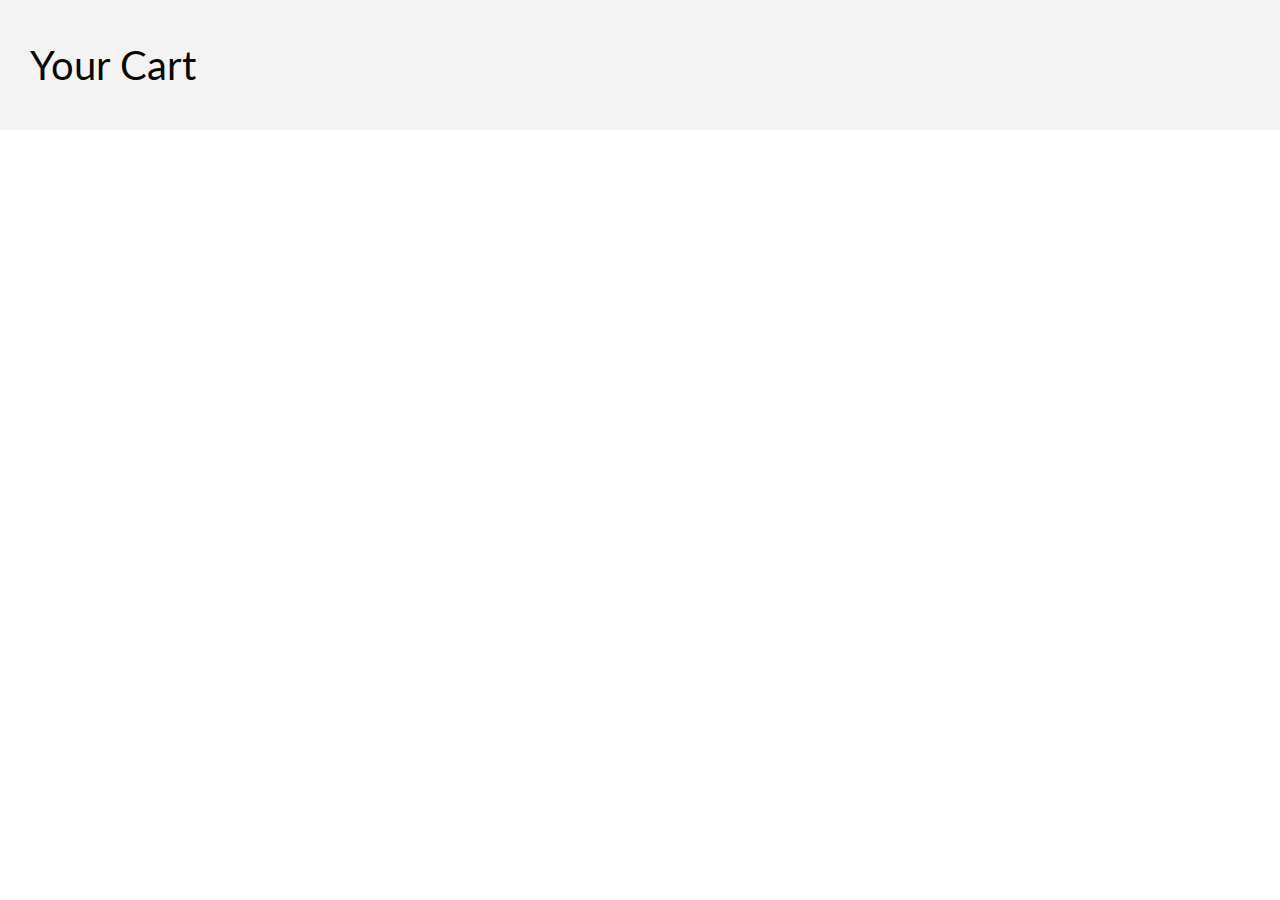
<file: product.html>
<!DOCTYPE html>
<html lang="en">

<head>
    <meta charset="UTF-8">
    <meta name="viewport" content="width=device-width, initial-scale=1.0">
    <title>Document</title>
    <link rel="stylesheet" href="try.css">
    <link rel="stylesheet" href="https://cdnjs.cloudflare.com/ajax/libs/font-awesome/6.7.2/css/all.min.css"
        integrity="sha512-Evv84Mr4kqVGRNSgIGL/F/aIDqQb7xQ2vcrdIwxfjThSH8CSR7PBEakCr51Ck+w+/U6swU2Im1vVX0SVk9ABhg=="
        crossorigin="anonymous" referrerpolicy="no-referrer" />

    <style>
        @import url('https://fonts.googleapis.com/css2?family=EB+Garamond:ital,wght@0,400..800;1,400..800&family=Lato:ital,wght@0,100;0,300;0,400;0,700;0,900;1,100;1,300;1,400;1,700;1,900&family=Poppins:ital,wght@0,100;0,200;0,300;0,400;0,500;0,600;0,700;0,800;0,900;1,100;1,200;1,300;1,400;1,500;1,600;1,700;1,800;1,900&display=swap');
        @import url('https://fonts.googleapis.com/css2?family=Jost:ital,wght@0,100..900;1,100..900&display=swap');
    </style>
</head>

<body>

    <div class="navbar-container"></div>
    <div id="notification" class="notification">Successfully added to cart!</div>
    <section class="wishlist-header">
        <div class="wishlist-container">
            <h1>Your Cart</h1>
  
        </div>

    <section class="product-details">
      
    </section>
    <div class="footer-containerr"></div>
</body>
<script src="product.js"></script>
<script src="try.js"></script>

</html>
</file>
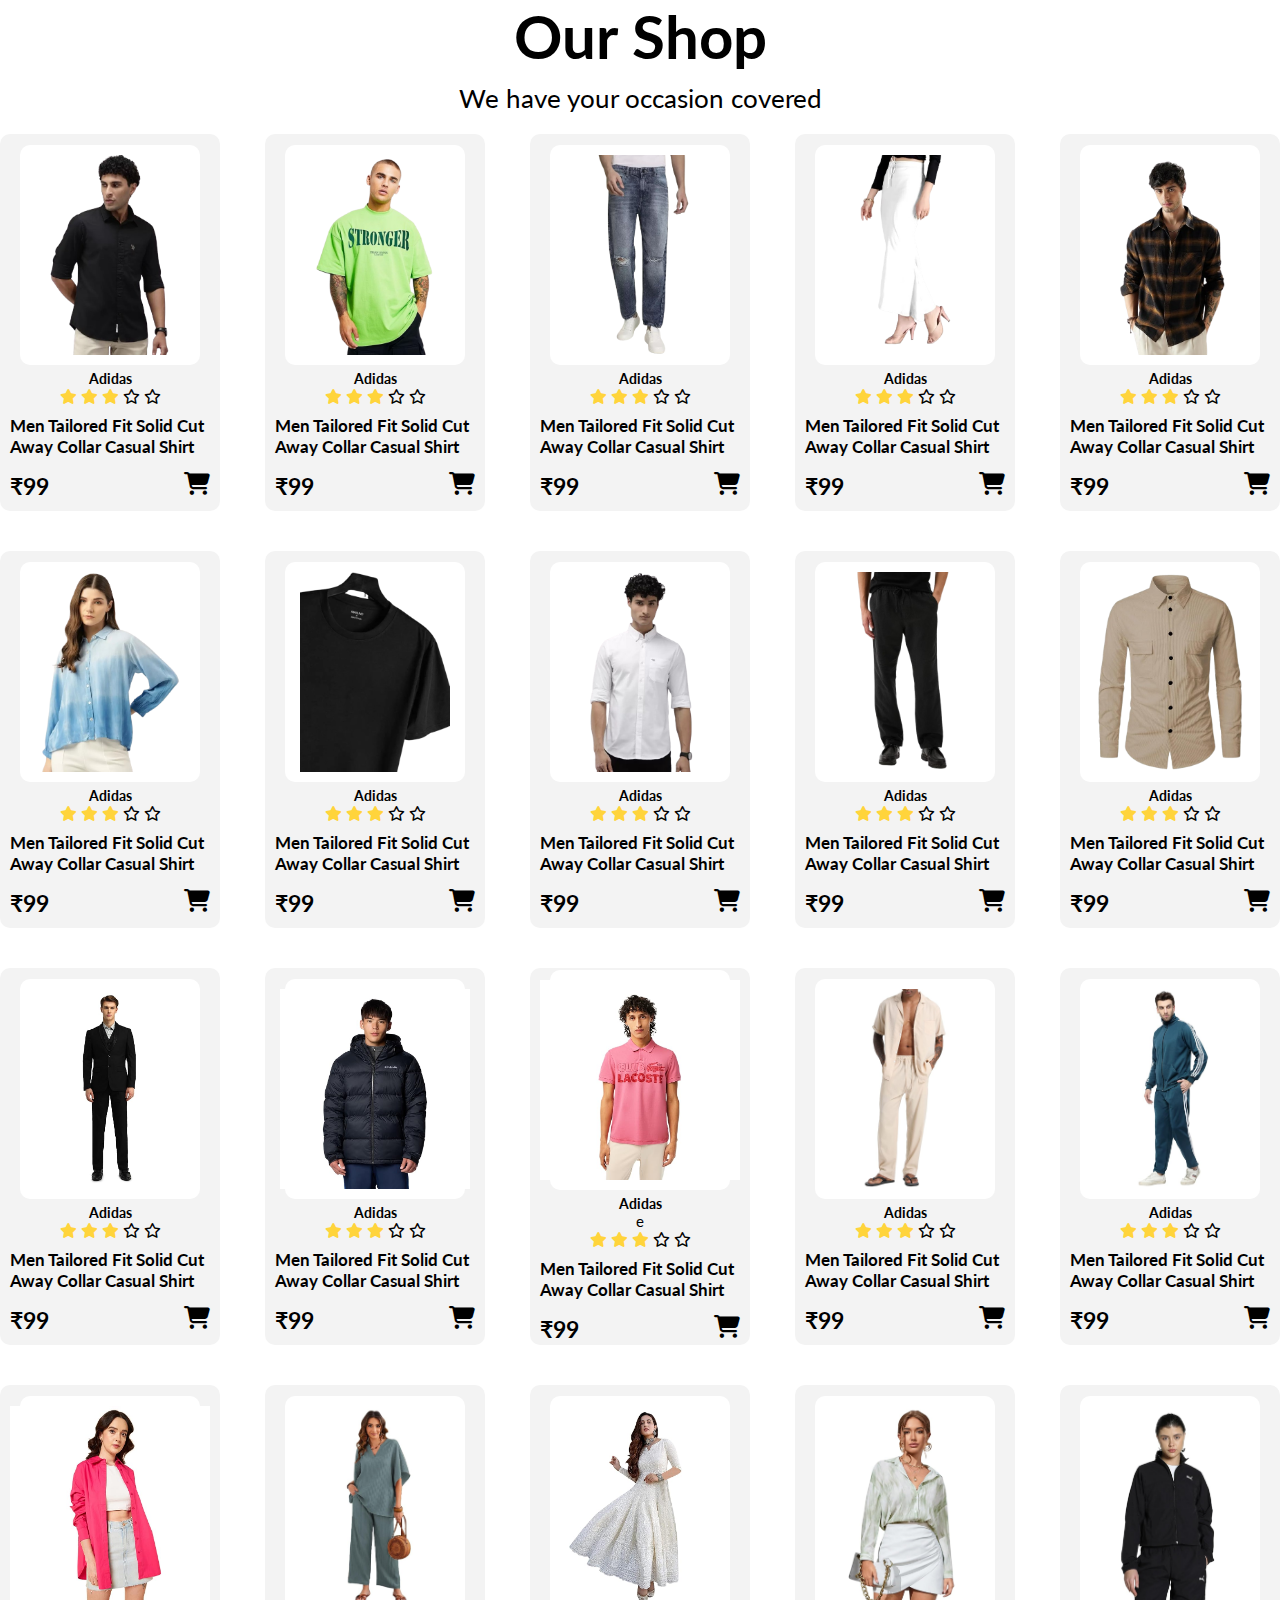
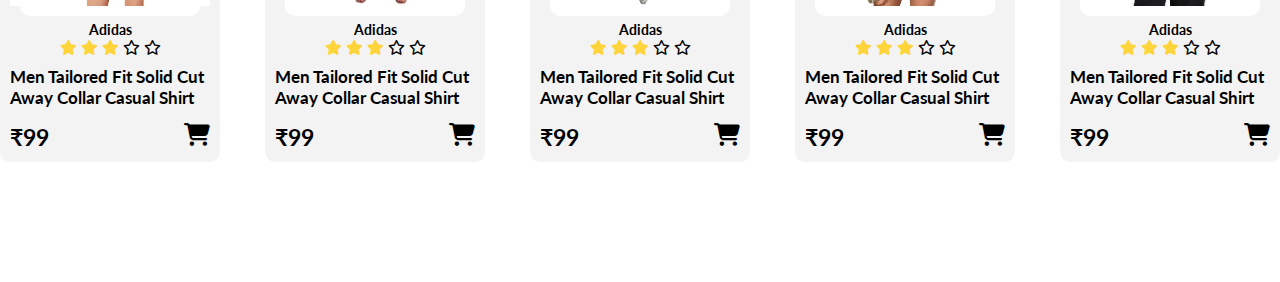
<file: shop.html>
<!DOCTYPE html>
<html lang="en">

<head>
    <meta charset="UTF-8">
    <meta name="viewport" content="width=device-width, initial-scale=1.0">
    <title>Vogency Luxe</title>
    <link rel="stylesheet" href="try.css">
    <style>
        @import url('https://fonts.googleapis.com/css2?family=EB+Garamond:ital,wght@0,400..800;1,400..800&family=Lato:ital,wght@0,100;0,300;0,400;0,700;0,900;1,100;1,300;1,400;1,700;1,900&family=Poppins:ital,wght@0,100;0,200;0,300;0,400;0,500;0,600;0,700;0,800;0,900;1,100;1,200;1,300;1,400;1,500;1,600;1,700;1,800;1,900&display=swap');
        @import url('https://fonts.googleapis.com/css2?family=Jost:ital,wght@0,100..900;1,100..900&display=swap');
    </style>


    <link rel="stylesheet" href="https://cdnjs.cloudflare.com/ajax/libs/font-awesome/6.7.2/css/all.min.css"
        integrity="sha512-Evv84Mr4kqVGRNSgIGL/F/aIDqQb7xQ2vcrdIwxfjThSH8CSR7PBEakCr51Ck+w+/U6swU2Im1vVX0SVk9ABhg=="
        crossorigin="anonymous" referrerpolicy="no-referrer" />
</head>
<body>
    


    <div class="navbar-container"></div>



    <section class="featured-products-wrapper">
        <div class="featured-products-container">

            <div class="featured">
                <div class="first-text-featured">
                    <h1>Our Shop</h1>
                </div>
                <div class="second-text-featured">
                    <h1>We have your occasion covered</h1>
                </div>
            </div>
            <div class="featured-single-cloth-container">

<a href="product.html?id=100"> 
                <div class="featured-single-cloth" id="100" >

                    <div class="wishlist-button" >

                        <h1 ><i class="fa-regular fa-heart fa-heartt " onclick="savethewishlist(event, this)" style="color: #ffffff;" data-id="100"></i></h1>
                    </div>
                    
                    <div class="clothes-image-div"><img
                            src="clothes/_original_imah4h2ey24yffbd-removebg-preview__1_-removebg-preview.png"
                            class="Clothes-images" alt="Clothes-Image"></div>
                    <div>
                        <h1 class="brand-name">Adidas</h1>
                    </div>
                    <div><i class="fa-solid fa-star" style="color: #FFD43B;"></i>
                        <i class="fa-solid fa-star" style="color: #FFD43B;"></i>
                        <i class="fa-solid fa-star" style="color: #FFD43B;"></i>
                        <i class="fa-regular fa-star"></i>
                        <i class="fa-regular fa-star"></i>
                    </div>
                    <div>
                        <h1 class="cloth-name">Men Tailored Fit Solid Cut Away Collar Casual Shirt</h1>
                    </div>

                    <div class="cloth-price-cart">
                        <h1 class="cloth-price">₹99</h1>
                        <i class="fa-solid fa-cart-shopping cloth-cart"></i>
                    </div>
                </div>
</a>

<a href="product.html?id=101">
                
                    <div class="featured-single-cloth" id="101" >
                        <div class="wishlist-button" >
                            <h1 ><i class="fa-regular fa-heart fa-heartt " onclick="savethewishlist(event, this)" style="color: #ffffff;" data-id="101"></i></h1>
                        </div>
                        <div class="clothes-image-div">
                            <img src="clothes/712GTx78xmL._SY741_.png" class="Clothes-images" alt="Clothes-Image">
                        </div>
                        <div>
                            <h1 class="brand-name">Adidas</h1>
                        </div>
                        <div><i class="fa-solid fa-star" style="color: #FFD43B;"></i>
                            <i class="fa-solid fa-star" style="color: #FFD43B;"></i>
                            <i class="fa-solid fa-star" style="color: #FFD43B;"></i>
                            <i class="fa-regular fa-star"></i>
                            <i class="fa-regular fa-star"></i>
                        </div>
                        <div>
                            <h1 class="cloth-name">Men Tailored Fit Solid Cut Away Collar Casual Shirt</h1>
                        </div>

                        <div class="cloth-price-cart">
                            <h1 class="cloth-price">₹99</h1>
                            <i class="fa-solid fa-cart-shopping cloth-cart"></i>
                        </div>
                    </div>
</a>
                
<a href="product.html?id=102">
                <div class="featured-single-cloth" id="102">
                    <div class="wishlist-button" >
                        <h1 ><i class="fa-regular fa-heart fa-heartt " onclick="savethewishlist(event, this)" style="color: #ffffff;" data-id="100"></i></h1>
                    </div>

                    <div class="clothes-image-div"><img
                            src="clothes/36-bomdt138xl50-666cr-d16-bene-kleed-original-imah7czjz42gqubm.png"
                            class="Clothes-images" alt="Clothes-Image"></div>
                    <div>
                        <h1 class="brand-name">Adidas</h1>
                    </div>
                    <div><i class="fa-solid fa-star" style="color: #FFD43B;"></i>
                        <i class="fa-solid fa-star" style="color: #FFD43B;"></i>
                        <i class="fa-solid fa-star" style="color: #FFD43B;"></i>
                        <i class="fa-regular fa-star"></i>
                        <i class="fa-regular fa-star"></i>
                    </div>
                    <div>
                        <h1 class="cloth-name">Men Tailored Fit Solid Cut Away Collar Casual Shirt</h1>
                    </div>

                    <div class="cloth-price-cart">
                        <h1 class="cloth-price">₹99</h1>
                        <i class="fa-solid fa-cart-shopping cloth-cart"></i>
                    </div>
                </div>
</a>


<a href="product.html?id=103">

                <div class="featured-single-cloth" id="103">
                    <div class="wishlist-button" >
                        <h1 ><i class="fa-regular fa-heart fa-heartt " onclick="savethewishlist(event, this)" style="color: #ffffff;" data-id="100"></i></h1>
                    </div>
                    <div class="clothes-image-div"><img src="clothes/hghjg-removebg-preview.png"
                            class="Clothes-images" alt="Clothes-Image"></div>
                    <div>
                        <h1 class="brand-name">Adidas</h1>
                    </div>
                    <div><i class="fa-solid fa-star" style="color: #FFD43B;"></i>
                        <i class="fa-solid fa-star" style="color: #FFD43B;"></i>
                        <i class="fa-solid fa-star" style="color: #FFD43B;"></i>
                        <i class="fa-regular fa-star"></i>
                        <i class="fa-regular fa-star"></i>
                    </div>
                    <div>
                        <h1 class="cloth-name">Men Tailored Fit Solid Cut Away Collar Casual Shirt</h1>
                    </div>

                    <div class="cloth-price-cart">
                        <h1 class="cloth-price">₹99</h1>
                        <i class="fa-solid fa-cart-shopping cloth-cart"></i>
                    </div>
                </div>
</a>

<a href="product.html?id=104">

                <div class="featured-single-cloth" id="104">
                    <div class="wishlist-button" >
                        <h1 ><i class="fa-regular fa-heart fa-heartt " onclick="savethewishlist(event, this)" style="color: #ffffff;" data-id="100"></i></h1>
                    </div>
                    <div class="clothes-image-div"><img src="clothes/615xtmWrSCL._SY741_.png"
                            class="Clothes-images" alt="Clothes-Image"></div>
                    <div>
                        <h1 class="brand-name">Adidas</h1>
                    </div>
                    <div><i class="fa-solid fa-star" style="color: #FFD43B;"></i>
                        <i class="fa-solid fa-star" style="color: #FFD43B;"></i>
                        <i class="fa-solid fa-star" style="color: #FFD43B;"></i>
                        <i class="fa-regular fa-star"></i>
                        <i class="fa-regular fa-star"></i>
                    </div>
                    <div>
                        <h1 class="cloth-name">Men Tailored Fit Solid Cut Away Collar Casual Shirt</h1>
                    </div>

                    <div class="cloth-price-cart">
                        <h1 class="cloth-price">₹99</h1>
                        <i class="fa-solid fa-cart-shopping cloth-cart"></i>
                    </div>
                </div>
</a>
<a href="product.html?id=105">


                <div class="featured-single-cloth" id="105">
                    <div class="wishlist-button" >
                        <h1 ><i class="fa-regular fa-heart fa-heartt " onclick="savethewishlist(event, this)" style="color: #ffffff;" data-id="100"></i></h1>
                    </div>
                    <div class="clothes-image-div"><img
                            src="clothes/3xl-myt1269-maaesa-original-imahfmf3fjsvrjka.png" class="Clothes-images"
                            alt="Clothes-Image"></div>
                    <div>
                        <h1 class="brand-name">Adidas</h1>
                    </div>
                    <div><i class="fa-solid fa-star" style="color: #FFD43B;"></i>
                        <i class="fa-solid fa-star" style="color: #FFD43B;"></i>
                        <i class="fa-solid fa-star" style="color: #FFD43B;"></i>
                        <i class="fa-regular fa-star"></i>
                        <i class="fa-regular fa-star"></i>
                    </div>
                    <div>
                        <h1 class="cloth-name">Men Tailored Fit Solid Cut Away Collar Casual Shirt</h1>
                    </div>

                    <div class="cloth-price-cart">
                        <h1 class="cloth-price">₹99</h1>
                        <i class="fa-solid fa-cart-shopping cloth-cart"></i>
                    </div>
                </div>
</a>


<a href="product.html?id=106">

                <div class="featured-single-cloth" id="106">
                    <div class="wishlist-button" >
                        <h1 ><i class="fa-regular fa-heart fa-heartt " onclick="savethewishlist(event, this)" style="color: #ffffff;" data-id="100"></i></h1>
                    </div>
                    <div class="clothes-image-div"><img
                            src="clothes/3xl-ab-hsr-black-21-scott-fincher-original-imah8ywfgm3z5pgy.png"
                            class="Clothes-images" alt="Clothes-Image"></div>
                    <div>
                        <h1 class="brand-name">Adidas</h1>
                    </div>
                    <div><i class="fa-solid fa-star" style="color: #FFD43B;"></i>
                        <i class="fa-solid fa-star" style="color: #FFD43B;"></i>
                        <i class="fa-solid fa-star" style="color: #FFD43B;"></i>
                        <i class="fa-regular fa-star"></i>
                        <i class="fa-regular fa-star"></i>
                    </div>
                    <div>
                        <h1 class="cloth-name">Men Tailored Fit Solid Cut Away Collar Casual Shirt</h1>
                    </div>

                    <div class="cloth-price-cart">
                        <h1 class="cloth-price">₹99</h1>
                        <i class="fa-solid fa-cart-shopping cloth-cart"></i>
                    </div>
                </div>
            </a>


            <a href="product.html?id=107">

                <div class="featured-single-cloth" id="107">
                    <div class="wishlist-button" >
                        <h1 ><i class="fa-regular fa-heart fa-heartt " onclick="savethewishlist(event, this)" style="color: #ffffff;" data-id="100"></i></h1>
                    </div>
                    <div class="clothes-image-div"><img src="clothes/iiioio-removebg-preview.png"
                            class="Clothes-images" alt="Clothes-Image"></div>
                    <div>
                        <h1 class="brand-name">Adidas</h1>
                    </div>
                    <div><i class="fa-solid fa-star" style="color: #FFD43B;"></i>
                        <i class="fa-solid fa-star" style="color: #FFD43B;"></i>
                        <i class="fa-solid fa-star" style="color: #FFD43B;"></i>
                        <i class="fa-regular fa-star"></i>
                        <i class="fa-regular fa-star"></i>
                    </div>
                    <div>
                        <h1 class="cloth-name">Men Tailored Fit Solid Cut Away Collar Casual Shirt</h1>
                    </div>

                    <div class="cloth-price-cart">
                        <h1 class="cloth-price">₹99</h1>
                        <i class="fa-solid fa-cart-shopping cloth-cart"></i>
                    </div>
                </div>
            </a>

            <a href="product.html?id=108">

                <div class="featured-single-cloth" id="108">
                    <div class="wishlist-button" >
                        <h1 ><i class="fa-regular fa-heart fa-heartt " onclick="savethewishlist(event, this)" style="color: #ffffff;" data-id="100"></i></h1>
                    </div>
                    <div class="clothes-image-div"><img src="clothes/1117Wx1400H-442600250-black-MODEL.png"
                            class="Clothes-images" alt="Clothes-Image"></div>
                    <div>
                        <h1 class="brand-name">Adidas</h1>
                    </div>
                    <div><i class="fa-solid fa-star" style="color: #FFD43B;"></i>
                        <i class="fa-solid fa-star" style="color: #FFD43B;"></i>
                        <i class="fa-solid fa-star" style="color: #FFD43B;"></i>
                        <i class="fa-regular fa-star"></i>
                        <i class="fa-regular fa-star"></i>
                    </div>
                    <div>
                        <h1 class="cloth-name">Men Tailored Fit Solid Cut Away Collar Casual Shirt</h1>
                    </div>

                    <div class="cloth-price-cart">
                        <h1 class="cloth-price">₹99</h1>
                        <i class="fa-solid fa-cart-shopping cloth-cart"></i>
                    </div>
                </div>
            </a>


            <a href="product.html?id=109">

                <div class="featured-single-cloth" id="109">
                    <div class="wishlist-button" >
                        <h1 ><i class="fa-regular fa-heart fa-heartt " onclick="savethewishlist(event, this)" style="color: #ffffff;" data-id="100"></i></h1>
                    </div>
                    <div class="clothes-image-div"><img src="clothes/71URGw4O-XL._SY741_.png"
                            class="Clothes-images" alt="Clothes-Image"></div>
                    <div>
                        <h1 class="brand-name">Adidas</h1>
                    </div>
                    <div><i class="fa-solid fa-star" style="color: #FFD43B;"></i>
                        <i class="fa-solid fa-star" style="color: #FFD43B;"></i>
                        <i class="fa-solid fa-star" style="color: #FFD43B;"></i>
                        <i class="fa-regular fa-star"></i>
                        <i class="fa-regular fa-star"></i>
                    </div>
                    <div>
                        <h1 class="cloth-name">Men Tailored Fit Solid Cut Away Collar Casual Shirt</h1>
                    </div>

                    <div class="cloth-price-cart">
                        <h1 class="cloth-price">₹99</h1>
                        <i class="fa-solid fa-cart-shopping cloth-cart"></i>
                    </div>
                </div>
            </a>





            <a href="product.html?id=110">
                <div class="featured-single-cloth" id="110">

                    <div class="wishlist-button" >
                        <h1 ><i class="fa-regular fa-heart fa-heartt " onclick="savethewishlist(event, this)" style="color: #ffffff;" data-id="100"></i></h1>
                    </div>
                    <div class="clothes-image-div"><img
                            src="clothes/a1.jpg"
                            class="Clothes-images" alt="Clothes-Image"></div>
                    <div>
                        <h1 class="brand-name">Adidas</h1>
                    </div>
                    <div><i class="fa-solid fa-star" style="color: #FFD43B;"></i>
                        <i class="fa-solid fa-star" style="color: #FFD43B;"></i>
                        <i class="fa-solid fa-star" style="color: #FFD43B;"></i>
                        <i class="fa-regular fa-star"></i>
                        <i class="fa-regular fa-star"></i>
                    </div>
                    <div>
                        <h1 class="cloth-name">Men Tailored Fit Solid Cut Away Collar Casual Shirt</h1>
                    </div>

                    <div class="cloth-price-cart">
                        <h1 class="cloth-price">₹99</h1>
                        <i class="fa-solid fa-cart-shopping cloth-cart"></i>
                    </div>
                </div>
            </a>


            <a href="product.html?id=111">
                <div class="featured-single-cloth" id="111">

                    <div class="wishlist-button" >
                        <h1 ><i class="fa-regular fa-heart fa-heartt " onclick="savethewishlist(event, this)" style="color: #ffffff;" data-id="100"></i></h1>
                    </div>
                    <div class="clothes-image-div"><img src="clothes/b1.jpg"
                            class="Clothes-images" alt="Clothes-Image"></div>
                    <div>
                        <h1 class="brand-name">Adidas</h1>
                    </div>
                    <div><i class="fa-solid fa-star" style="color: #FFD43B;"></i>
                        <i class="fa-solid fa-star" style="color: #FFD43B;"></i>
                        <i class="fa-solid fa-star" style="color: #FFD43B;"></i>
                        <i class="fa-regular fa-star"></i>
                        <i class="fa-regular fa-star"></i>
                    </div>
                    <div>
                        <h1 class="cloth-name">Men Tailored Fit Solid Cut Away Collar Casual Shirt</h1>
                    </div>

                    <div class="cloth-price-cart">
                        <h1 class="cloth-price">₹99</h1>
                        <i class="fa-solid fa-cart-shopping cloth-cart"></i>
                    </div>
                </div>
            </a>

            <a href="product.html?id=112">

                <div class="featured-single-cloth" id="112">

                    <div class="wishlist-button" >
                        <h1 ><i class="fa-regular fa-heart fa-heartt " onclick="savethewishlist(event, this)" style="color: #ffffff;" data-id="100"></i></h1>
                    </div>
                    <div class="clothes-image-div"><img src="clothes/c1.jpg"
                            class="Clothes-images" alt="Clothes-Image"></div>
                    <div>
                        <h1 class="brand-name">Adidas</h1>
                    </div>e
                    <div><i class="fa-solid fa-star" style="color: #FFD43B;"></i>
                        <i class="fa-solid fa-star" style="color: #FFD43B;"></i>
                        <i class="fa-solid fa-star" style="color: #FFD43B;"></i>
                        <i class="fa-regular fa-star"></i>
                        <i class="fa-regular fa-star"></i>
                    </div>
                    <div>
                        <h1 class="cloth-name">Men Tailored Fit Solid Cut Away Collar Casual Shirt</h1>
                    </div>

                    <div class="cloth-price-cart">
                        <h1 class="cloth-price">₹99</h1>
                        <i class="fa-solid fa-cart-shopping cloth-cart"></i>
                    </div>
                </div>
            </a>



<a href="product.html?id=113">

                <div class="featured-single-cloth" id="113">

                    <div class="wishlist-button" >
                        <h1 ><i class="fa-regular fa-heart fa-heartt " onclick="savethewishlist(event, this)" style="color: #ffffff;" data-id="100"></i></h1>
                    </div>
                    <div class="clothes-image-div"><img src="clothes/d1.jpg" class="Clothes-images"
                            alt="Clothes-Image"></div>
                    <div>
                        <h1 class="brand-name">Adidas</h1>
                    </div>
                    <div><i class="fa-solid fa-star" style="color: #FFD43B;"></i>
                        <i class="fa-solid fa-star" style="color: #FFD43B;"></i>
                        <i class="fa-solid fa-star" style="color: #FFD43B;"></i>
                        <i class="fa-regular fa-star"></i>
                        <i class="fa-regular fa-star"></i>
                    </div>
                    <div>
                        <h1 class="cloth-name">Men Tailored Fit Solid Cut Away Collar Casual Shirt</h1>
                    </div>

                    <div class="cloth-price-cart">
                        <h1 class="cloth-price">₹99</h1>
                        <i class="fa-solid fa-cart-shopping cloth-cart"></i>
                    </div>
                </div>
</a>


<a href="product.html?id=114">
            

                <div class="featured-single-cloth" id="114">

                    <div class="wishlist-button" >
                        <h1 ><i class="fa-regular fa-heart fa-heartt " onclick="savethewishlist(event, this)" style="color: #ffffff;" data-id="100"></i></h1>
                    </div>
                    <div class="clothes-image-div"><img src="clothes/e1.jpg"
                            class="Clothes-images" alt="Clothes-Image"></div>
                    <div>
                        <h1 class="brand-name">Adidas</h1>
                    </div>
                    <div><i class="fa-solid fa-star" style="color: #FFD43B;"></i>
                        <i class="fa-solid fa-star" style="color: #FFD43B;"></i>
                        <i class="fa-solid fa-star" style="color: #FFD43B;"></i>
                        <i class="fa-regular fa-star"></i>
                        <i class="fa-regular fa-star"></i>
                    </div>
                    <div>
                        <h1 class="cloth-name">Men Tailored Fit Solid Cut Away Collar Casual Shirt</h1>
                    </div>

                    <div class="cloth-price-cart">
                        <h1 class="cloth-price">₹99</h1>
                        <i class="fa-solid fa-cart-shopping cloth-cart"></i>
                    </div>
                </div>

</a>

<a href="product.html?id=115">


                <div class="featured-single-cloth" id="115">

                    <div class="wishlist-button" >
                        <h1 ><i class="fa-regular fa-heart fa-heartt " onclick="savethewishlist(event, this)" style="color: #ffffff;" data-id="100"></i></h1>
                    </div>
                    <div class="clothes-image-div"><img
                            src="clothes/f11.jpg" class="Clothes-images"
                            alt="Clothes-Image"></div>
                    <div>
                        <h1 class="brand-name">Adidas</h1>
                    </div>
                    <div><i class="fa-solid fa-star" style="color: #FFD43B;"></i>
                        <i class="fa-solid fa-star" style="color: #FFD43B;"></i>
                        <i class="fa-solid fa-star" style="color: #FFD43B;"></i>
                        <i class="fa-regular fa-star"></i>
                        <i class="fa-regular fa-star"></i>
                    </div>
                    <div>
                        <h1 class="cloth-name">Men Tailored Fit Solid Cut Away Collar Casual Shirt</h1>
                    </div>

                    <div class="cloth-price-cart">
                        <h1 class="cloth-price">₹99</h1>
                        <i class="fa-solid fa-cart-shopping cloth-cart"></i>
                    </div>
                </div>
</a>


<a href="product.html?id=116">

                <div class="featured-single-cloth" id="116">

                    <div class="wishlist-button" >
                        <h1 ><i class="fa-regular fa-heart fa-heartt " onclick="savethewishlist(event, this)" style="color: #ffffff;" data-id="100"></i></h1>
                    </div>
                    <div class="clothes-image-div"><img
                            src="clothes/g1.jpg"
                            class="Clothes-images" alt="Clothes-Image"></div>
                    <div>
                        <h1 class="brand-name">Adidas</h1>
                    </div>
                    <div><i class="fa-solid fa-star" style="color: #FFD43B;"></i>
                        <i class="fa-solid fa-star" style="color: #FFD43B;"></i>
                        <i class="fa-solid fa-star" style="color: #FFD43B;"></i>
                        <i class="fa-regular fa-star"></i>
                        <i class="fa-regular fa-star"></i>
                    </div>
                    <div>
                        <h1 class="cloth-name">Men Tailored Fit Solid Cut Away Collar Casual Shirt</h1>
                    </div>

                    <div class="cloth-price-cart">
                        <h1 class="cloth-price">₹99</h1>
                        <i class="fa-solid fa-cart-shopping cloth-cart"></i>
                    </div>
                </div>

</a>

<a href="product.html?id=117">


                <div class="featured-single-cloth" id="117">

                    <div class="wishlist-button" >
                        <h1 ><i class="fa-regular fa-heart fa-heartt " onclick="savethewishlist(event, this)" style="color: #ffffff;" data-id="100"></i></h1>
                    </div>
                    <div class="clothes-image-div"><img src="clothes/h1.jpg"
                            class="Clothes-images" alt="Clothes-Image"></div>
                    <div>
                        <h1 class="brand-name">Adidas</h1>
                    </div>
                    <div><i class="fa-solid fa-star" style="color: #FFD43B;"></i>
                        <i class="fa-solid fa-star" style="color: #FFD43B;"></i>
                        <i class="fa-solid fa-star" style="color: #FFD43B;"></i>
                        <i class="fa-regular fa-star"></i>
                        <i class="fa-regular fa-star"></i>
                    </div>
                    <div>
                        <h1 class="cloth-name">Men Tailored Fit Solid Cut Away Collar Casual Shirt</h1>
                    </div>

                    <div class="cloth-price-cart">
                        <h1 class="cloth-price">₹99</h1>
                        <i class="fa-solid fa-cart-shopping cloth-cart"></i>
                    </div>
                </div>
</a>


<a href="product.html?id=118">

                <div class="featured-single-cloth" id="118">
                    <div class="wishlist-button" >
                        <h1 ><i class="fa-regular fa-heart fa-heartt " onclick="savethewishlist(event, this)" style="color: #ffffff;" data-id="100"></i></h1>
                    </div>
                    <div class="clothes-image-div"><img src="clothes/i1.jpg"
                            class="Clothes-images" alt="Clothes-Image"></div>
                    <div>
                        <h1 class="brand-name">Adidas</h1>
                    </div>
                    <div><i class="fa-solid fa-star" style="color: #FFD43B;"></i>
                        <i class="fa-solid fa-star" style="color: #FFD43B;"></i>
                        <i class="fa-solid fa-star" style="color: #FFD43B;"></i>
                        <i class="fa-regular fa-star"></i>
                        <i class="fa-regular fa-star"></i>
                    </div>
                    <div>
                        <h1 class="cloth-name">Men Tailored Fit Solid Cut Away Collar Casual Shirt</h1>
                    </div>

                    <div class="cloth-price-cart">
                        <h1 class="cloth-price">₹99</h1>
                        <i class="fa-solid fa-cart-shopping cloth-cart"></i>
                    </div>
                </div>

</a>

<a href="product.html?id=119">


                <div class="featured-single-cloth" id="119">
                    <div class="wishlist-button" >
                        <h1 ><i class="fa-regular fa-heart fa-heartt " onclick="savethewishlist(event, this)" style="color: #ffffff;" data-id="100"></i></h1>
                    </div>
                    <div class="clothes-image-div"><img src="clothes/j1.jpg"
                            class="Clothes-images" alt="Clothes-Image"></div>
                    <div>
                        <h1 class="brand-name">Adidas</h1>
                    </div>
                    <div><i class="fa-solid fa-star" style="color: #FFD43B;"></i>
                        <i class="fa-solid fa-star" style="color: #FFD43B;"></i>
                        <i class="fa-solid fa-star" style="color: #FFD43B;"></i>
                        <i class="fa-regular fa-star"></i>
                        <i class="fa-regular fa-star"></i>
                    </div>
                    <div>
                        <h1 class="cloth-name">Men Tailored Fit Solid Cut Away Collar Casual Shirt</h1>
                    </div>

                    <div class="cloth-price-cart">
                        <h1 class="cloth-price">₹99</h1>
                        <i class="fa-solid fa-cart-shopping cloth-cart"></i>
                    </div>
                </div>

</a>



    </section>



    <div class="footer-containerr"></div>



</body>

<script src="product.js"></script>

    <script src="try.js"></script>
</html>
</file>
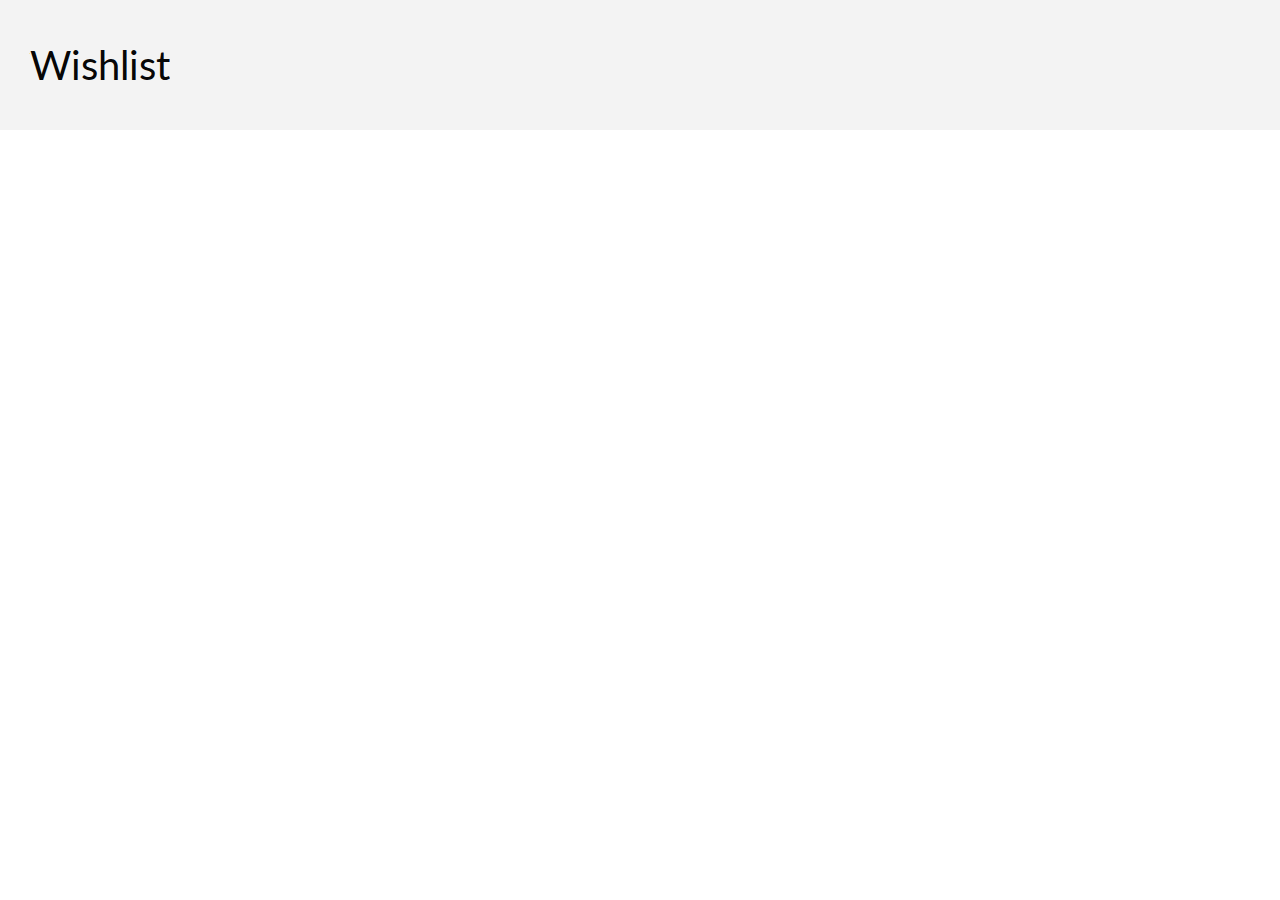
<file: wishlist.html>
<!DOCTYPE html>
<html lang="en">

<head>
    <meta charset="UTF-8">
    <meta name="viewport" content="width=device-width, initial-scale=1.0">
    <title>Document</title>
    <link rel="stylesheet" href="try.css">
    <link rel="stylesheet" href="https://cdnjs.cloudflare.com/ajax/libs/font-awesome/6.7.2/css/all.min.css"
        integrity="sha512-Evv84Mr4kqVGRNSgIGL/F/aIDqQb7xQ2vcrdIwxfjThSH8CSR7PBEakCr51Ck+w+/U6swU2Im1vVX0SVk9ABhg=="
        crossorigin="anonymous" referrerpolicy="no-referrer" />

    <style>
        @import url('https://fonts.googleapis.com/css2?family=EB+Garamond:ital,wght@0,400..800;1,400..800&family=Lato:ital,wght@0,100;0,300;0,400;0,700;0,900;1,100;1,300;1,400;1,700;1,900&family=Poppins:ital,wght@0,100;0,200;0,300;0,400;0,500;0,600;0,700;0,800;0,900;1,100;1,200;1,300;1,400;1,500;1,600;1,700;1,800;1,900&display=swap');
        @import url('https://fonts.googleapis.com/css2?family=Jost:ital,wght@0,100..900;1,100..900&display=swap');
    </style>
</head>

<body>

    <div class="navbar-container"></div>

    <section class="wishlist-header">
        <div class="wishlist-container">
            <h1>Wishlist</h1>

        </div>
    </section>




    <section class="featured-products-wrapper" >
        <div class="featured-products-containerr">

           
        
        


        </div>
    </section>
    
        
    <div class="footer-containerr"></div>
</body>
<script src="product.js"></script>
<script src="wishlist.js"></script>
<script src="try.js"></script>

</html>
</file>
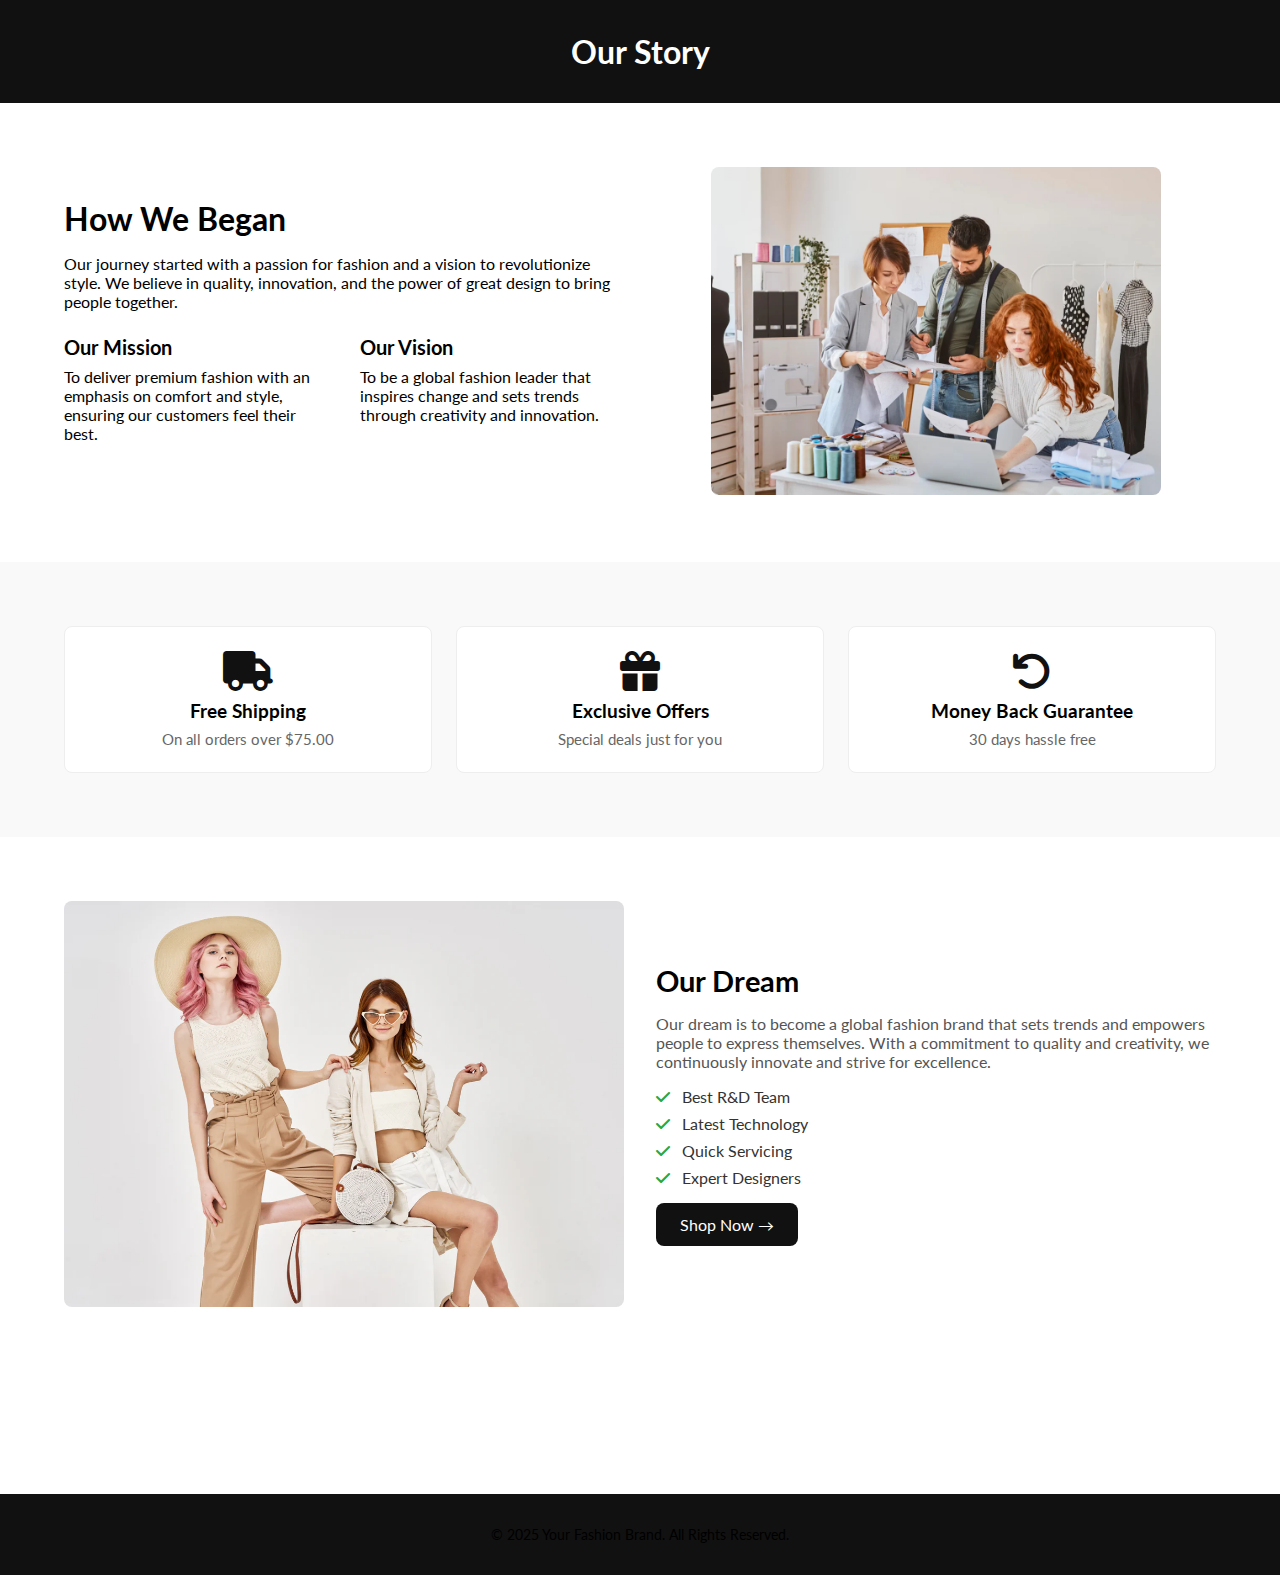
<file: main-code/aboutus.html>
<!DOCTYPE html>
<html lang="en">

<head>
    <meta charset="UTF-8">
    <meta name="viewport" content="width=device-width, initial-scale=1.0">
    <title>Document</title>
    <link rel="stylesheet" href="try.css">
    <link rel="stylesheet" href="https://cdnjs.cloudflare.com/ajax/libs/font-awesome/6.7.2/css/all.min.css"
        integrity="sha512-Evv84Mr4kqVGRNSgIGL/F/aIDqQb7xQ2vcrdIwxfjThSH8CSR7PBEakCr51Ck+w+/U6swU2Im1vVX0SVk9ABhg=="
        crossorigin="anonymous" referrerpolicy="no-referrer" />

    <style>
        @import url('https://fonts.googleapis.com/css2?family=EB+Garamond:ital,wght@0,400..800;1,400..800&family=Lato:ital,wght@0,100;0,300;0,400;0,700;0,900;1,100;1,300;1,400;1,700;1,900&family=Poppins:ital,wght@0,100;0,200;0,300;0,400;0,500;0,600;0,700;0,800;0,900;1,100;1,200;1,300;1,400;1,500;1,600;1,700;1,800;1,900&display=swap');
        @import url('https://fonts.googleapis.com/css2?family=Jost:ital,wght@0,100..900;1,100..900&display=swap');
    </style>
</head>

<body>

    <div class="navbar-container"></div>

      <header class="site-header">
        <div class="container">
          <h1>Our Story</h1>
        </div>
      </header>
    
      <main>
        <!-- About Section -->
        <section class="about-section">
          <div class="container about-content">
            <div class="about-text">
              <h2>How We Began</h2>
              <p>
                Our journey started with a passion for fashion and a vision to revolutionize style. 
                We believe in quality, innovation, and the power of great design to bring people together.
              </p>
              <div class="mission-vision">
                <div class="mission">
                  <h3>Our Mission</h3>
                  <p>To deliver premium fashion with an emphasis on comfort and style, ensuring our customers feel their best.</p>
                </div>
                <div class="vision">
                  <h3>Our Vision</h3>
                  <p>To be a global fashion leader that inspires change and sets trends through creativity and innovation.</p>
                </div>
              </div>
            </div>
            <div class="about-image">
              <img src="../images/about-us-1-2.webp" alt="Our Story Image">
            </div>
          </div>
        </section>
    
        <!-- Services Section -->
        <section class="services-section">
          <div class="container services-content">
            <div class="service-box">
              <i class="fa fa-truck"></i>
              <h4>Free Shipping</h4>
              <p>On all orders over $75.00</p>
            </div>
            <div class="service-box">
              <i class="fa fa-gift"></i>
              <h4>Exclusive Offers</h4>
              <p>Special deals just for you</p>
            </div>
            <div class="service-box">
              <i class="fa fa-undo"></i>
              <h4>Money Back Guarantee</h4>
              <p>30 days hassle free</p>
            </div>
          </div>
        </section>
    
        <!-- Dream Section -->
        <section class="dream-section">
          <div class="container dream-content">
            <div class="dream-image">
              <img src="../images/about-us-2-1.webp" alt="Team Collaboration">
            </div>
            <div class="dream-text">
              <h2>Our Dream</h2>
              <p>
                Our dream is to become a global fashion brand that sets trends and empowers people to express themselves.
                With a commitment to quality and creativity, we continuously innovate and strive for excellence.
              </p>
              <ul class="dream-list">
                <li><i class="fa fa-check"></i> Best R&D Team</li>
                <li><i class="fa fa-check"></i> Latest Technology</li>
                <li><i class="fa fa-check"></i> Quick Servicing</li>
                <li><i class="fa fa-check"></i> Expert Designers</li>
              </ul>
              <a href="shop.html" class="shop-btn">Shop Now &rarr;</a>
            </div>
          </div>
        </section>
      </main>

    <div class="footer-containerr"></div>
        
    <footer class="site-footer">
        <div class="container">
          <p>&copy; 2025 Your Fashion Brand. All Rights Reserved.</p>
        </div>
      </footer>
    
</body>
<script src="product.js"></script>
<script src="try.js"></script>

</html>
</file>
<file: try.css>
*{
    margin: 0;
    padding: 0;
    box-sizing: border-box;
}

body{
    min-height: 100vh;
    width: 100%;
    font-family: "lato";
    color: #F9F9F9;
    overflow-y: auto;
 
}


li{
    list-style: none;
}
a{
    text-decoration: none;
    color: white;
}
.navbar{
    height: 90px;
    width: 100%;
    background-color: black;
    position: fixed;
    z-index: 1000;
    
  
}



.unordered-list{
    display: flex;
    flex-direction: row;
    justify-content: space-between;
    align-items: center;
    height: 100%;
}
.nav-details-1{
    gap: 35px;
    font-size: 20px;
    position: relative;
    left: 40px;
}
.nav-details-1 ,.nav-details-2 , .nav-details-3{
    display: flex;
    flex-direction: row;
}

.nav-details-2 {
    justify-content: center;
    align-items: center;
}
.nav-details-3{
        font-size: 25px;
        margin-right: 40px;
        gap: 20px;
        cursor: pointer;
}
.image-logo{
    width: 150px;
    height: 50px;
    margin-right: 120px;
}
.header-wrapper{
    background-color: #1A1A1A;


}
.fa-chevron-down{
    font-size: 16px;
}

.nav-details-1 li a:hover{
color:white

}

.nav-details-3 li span i:hover{
    color: white
}
.nav-details-1 li a{
    position: relative;
    text-decoration: none;
}
.nav-details-1 a::after{
    content: "";
    position: absolute;
    width: 0;
    height: 2.5px;
    bottom: -5px;
    left: 0;
    background-color: white;
transition: width 300ms ease;
}

.nav-details-1 a:hover::after{
width: 100%;
}

.hover-lists-div{
    position: absolute;
    z-index: 1;
    background-color: #1A1A1A;
    padding-top: 15px;
    display: none;

}
.unordered-hover-lists li{
display: flex;
justify-content: start;
margin-top: 10px;
margin-bottom: 10px;
margin-left: 0px;
margin-right: 4px;
cursor: pointer;
padding: 10px;
border-radius: 5px;
}
.unordered-hover-lists li:hover{
    background-color: #000000;
}

.pagess{
    display: block;
}

.itspageslist:hover .hover-lists-div{
    display: block;

}

.pagesinhem{
    display: none;
}



.realpages{
    /* padding-bottom: 100px; */
}

.header-customer-details-wrapper{
    background-color: #000000;
    display: flex;
    width: 100%;
    align-items: center;

    height: 60px;

}
.header-customer-details{
    display: flex;
    gap: 15px;
    width: 100%;
        margin-left: 20px; 
     margin-right: 20px;
}

.top-details{
    display: flex;
    
}
.phone , .gmail{
    gap: 5px;
}
.gmail{
    display: flex;
    flex-grow: 1;
}
.nav-details-3{
    display: flex;
    /* justify-content: ce; */
    align-items: center;
}
.search-bar{
    display: flex;
    position: relative;
    justify-content: flex-end;
    /* align-items: center; */
    width: 200px;
    /* align-items: flex-end; */


}
input{
    width: 50px;
    height: 35px;
    outline: none;
    border: none;
    font-size: 20px;
    padding-left: 10px;
    padding-right: 45px;
    border-radius: 5px;

}

.fa-magnifying-glass {
    position: absolute;
    justify-content: flex-end;
    /* left: 8px; */
    right: 11px;
    top: 6px;
    font-size: 25px;
}

.search-bar:hover input{
    width: 200px;
    transition: width 500ms ease;

}
.hamburg{
    display: none;
}
.fa-bars{
    font-size: 30px;
    margin: 0px;

}

.image-logo-new{
    display: none;
    width: 100px;
}

.unordered-hamburg-lists{
    position: absolute;
width: 100vw;
height: 100vh;
left: 0;
position: fixed;
top: 0;
z-index: 1000;
background-color: #1A1A1A;
transition:  800ms ease-in-out;
transform: translateX(-100%);
}

.unordered-hamburg-lists li{
    /* padding: 20px; */
    width: 100%;
    padding: 20px;
    border-radius: 5px;
    

}

.unordered-hamburg-lists li:hover{
    background-color: #000000;
}
.itshome{
    display: flex;
    flex-direction: column;
    flex-grow: 1;
}

.first-home{
    display: flex;
}

.fa-xmarkk{
font-size:40px;
margin-right:10px;
margin-top: 5px;     
}

.fa-xmarkk:hover{
    font-size: 31px;
transform: width 1s ease;

}

.showsidehamburg{
    transform: translateX(0);
}
.hidesidehamburg{
    display: block;
}

.titlename{
    font-size: 35px;
}



@media(max-width:1272px){
    .nav-details-2{
        display: none;
    }
}

@media(max-width:805px){
    .nav-details-1{
        display: none;
    }
    .hamburg{
        display: block;
    }
}

@media(max-width:805px){
    .nav-details-2{
        display: block;
    }
    .image-logo{
        margin: 0px;
        margin-left: 25px;
    }
}

@media(max-width:571px){
    .image-logo{
        display: none;
    }

    .image-logo-new{
display: block;
width: 100px;
    }
}


@media(max-width:632px){
    .phone{
        display: none;
    }
}

@media(max-width:502px){
    .gmail{
        display: none;
    }
    .orderscheme{
        display: flex;
    }
    .image-logo-new{
        width: 70px;
    }
    
}

@media(max-width:456px){
    .search-bar {
        display: flex
    ;
        position: relative;
        justify-content: flex-end;
        /* align-items: center; */
        width: 150px;
        /* align-items: flex-end; */
    }

    .search-bar:hover input {
        width: 150px;
        transition: width 500msease;
    }
}

.landing-page-container{
    color: black;
    width: 100%;

    background-image: url(images/hero4\ \(1\).png);
    background-repeat: no-repeat;
    background-size: cover;
    background-position: 59%;

}
.landing-page-wrapper{
width: 100%;
height: 100%;
}
.landing-page-container{
    font-family: "poppins";
}

.first-text{
    font-size: 37px;
    color: #1a2b49;

}
.second-text{
    font-size: 60px;
    color: #eb1a2a;
    
}
.third-text{
    font-size: 60px;
    color: #eb1a2a;
    
}
.fourth-text{
    font-size: 25px;
    color: #3e2110;
    
}
.fifth-text {
    margin-left: 50px;
    font-size: 24px;
    margin-top: 10px;
    color: #1a2b49;
}
.lpc{
    display: flex;
    flex-direction: column;
    justify-content: center;
    height: 700px;
    width: 100%;
    padding-left: 6vw;

    

    
}


    .shop-now {
        margin-top: 20px;
        margin-left: 0px;
        background-image: url(images/button.png);
        background-repeat: no-repeat;
        background-size: 216px 60px;
        padding-bottom: 20px;
        width: 205px;
        cursor: pointer;
        transition: 0.3s ease;
    }


.shop-now:hover{
    transform: translateY(-10px);
}

.banner-section-wrapper{
    width: 100%;
    height: auto;
    margin-top: 2.5vw;
}
.banner-section-container{
    width: 100%;
    height: auto;
    display: flex;
    justify-content: space-around;
    flex-wrap: wrap;
    font-family: "Jost",sans-serif;
    overflow: hidden;

}

.banner-div-1{

    background-image: url(images/banner-1.webp);

    background-position: center;
    background-repeat: no-repeat;
    background-size: cover;
    padding: 10px;
    
}
.banner-div-2{

    background-image: url(images/banner-2.webp);
    background-position: center;
    background-repeat: no-repeat;
    background-size: cover;
    padding: 10px;

}
.banner-div-3{

    background-image: url(images/banner-3.webp);
    background-position: center;
    background-repeat: no-repeat;
    background-size: cover;
    padding: 10px;
    transition: background-size 2s ease-in-out;
    



}
.banner-div-3:hover{
    background-size: 106%;
    transition: 2s ease;


}.banner-div-2:hover{
    background-size: 106%;


}.banner-div-1:hover{
    background-size: 106%;


}
.same-div{
    margin: 10px;
    width: 30rem;
    height: 18rem;
    display: flex;
    flex-direction: column;
    justify-content: center;
    padding-left: 40px;
    cursor: pointer;
    border-radius: 10px;
    
}

.banner-first-text h1{
font-weight: 300;
font-size:1.3vw;
}
.banner-second-text h1{
    font-weight: 500;
    font-size: 2vw;
}
.banner-third-test h1{
    font-weight: 350;
    font-size: 1.7vw;
    
}
.banner-third-test h1:hover{
    transform: translateY(-4px);
    transition: 400ms ease;

}
.same-text{
    color: black;
}
.banner-third-test{
    margin-top: 15px;

}
.banner-second-text{
    margin-top: 5px;
}
.banner-third-test{
    transition: 400ms ease;

}



@media(max-width:999px){
    .same-div {
        width: 19rem;
        height: 11rem;
    } 
}

@media(max-width:647px){
    .same-div {
        width: 12rem;
        height: 7rem;
    } 
}
@media(max-width:424px){
    .same-div{
        width: 21rem;
        height: 11rem;
    } 
    .first-text-featured h1{
        font-size: 37px;
    }
    .shop-with-us h1{
        font-size: 37px;
    }
    .banner-first-text h1{
        font-size: 16px;
    }
    .banner-second-text h1{
        font-size: 25px;
    }
    .banner-third-test h1{
        font-size: 20px;
    }

}

.rules-and-conditions{
    margin-top: 50px;
    margin-bottom: 50px;
}
.rules-container{
    display: flex;
    
}
.rules-container div{
    width: 100px;
    height: 100px;
}

.rules-wrapper{
width: 100%;
height: auto;

}
.rules-container{
    display: flex;
    justify-content: space-evenly;
    row-gap: 20px;
    column-gap: 20px;
    height: auto;
    flex-wrap: wrap;

}
.rules-container div img{
    width: 80px;
    height: 80px;
}

.rules-container div {
    width: 150px;
    height: 150px;
    display: flex;
    justify-content: center;
    font-size: 15px;
    background-color: black;
    align-items: center;
    flex-direction: column;
    background-color: #F9F9F9;
    color: black;
    border-radius: 10px;
    flex-wrap: wrap;

}
.rules-container div h1{
    font-weight: 500;

}
.rules-container div:hover{
    box-shadow: rgba(0, 0, 0, 0.35) 0px 5px 15px;
    transition: 300ms ease;
}
.shop-with-us{
    display: flex;
    justify-content: center;
    font-size: 30px;
    color: black;
    margin-bottom: 50px;
}

.featured-products-wrapper{
    color: black;
}

.featured{
    display: flex;
    justify-content: center;
    align-items: center;
    flex-direction: column;
}

.first-text-featured{
    font-size: 30px;
}

.second-text-featured{
font-size: 13px;
margin-top: 10px;
}
.second-text-featured h1{
    font-weight: 400;
}

.featured-products-wrapper{
    width: 100%;
    height: 100%;
}
.featured-products-container{
width: 100%;
height: 100%;
}

.featured-single-cloth{
    width:220px;
    height: 377px;
    display: flex;
    flex-direction: column;
    background-color:#F3F3F3;
    justify-content: center;
    border-radius: 10px;
    align-items: center;
    font-size: 15px;
    
    cursor: pointer;
    margin-top: 20px;
}

.clothes-image-div img{
height: 200px;
transition: 100ms ease-in-out;

}

.featured-single-cloth-container{
    display: flex;
    column-gap: 45px;
    row-gap: 20px;
    flex-wrap: wrap;
    justify-content: space-evenly;
}
.clothes-image-div{
    display: flex;
    
    width: 180px;
    align-items: center;
    justify-content: center;
    background-color: white;
    border-radius: 10px;
    height: 220px;
    
}
.featured-single-cloth:hover{
    box-shadow: rgba(0, 0, 0, 0.18) 0px 2px 4px;
    transition: 100ms ease;
    color: forestgreen;

    .clothes-image-div img{
        height: 220px;
        transition: 100ms ease-in-out;
    }
}

.brand-name{
    font-size: 14px;
    margin-top: 5px;
}

.cloth-name{
    font-size: 17px;
    margin-left: 10px;
    margin-right: 10px;
    text-align: start;
    margin-top: 10px;

}


.cloth-cart{
    font-size: 23px;
    margin-right: 10px;
}

.cloth-price-cart{
    display: flex;
    width: 100%;
    margin-top: 15px;

}
.cloth-price{
    flex-grow: 1;
    margin-left: 10px;
    font-size: 23px;
    
}

.banner-section-div{
background-image: url(clothes/b2.jpg);
width: 100%;
background-position: center;
height: 300px;
margin-top: 50px;

}

.banner-first-text{
    font-size: 25px;
}
.banner-second-text{
    font-size: 45px;
    margin-top: 0px;

    text-align: center;
    padding-left: 10px;
    padding-right: 10px;
}

.banner-main-div{
    display: flex;
    flex-direction: column;
    justify-content: center;
    align-items: center;
    width: 100%;
    height: 100%;
}

.scrolling-text-container{
    width: max-content;
    color: rgb(35, 34, 34);
    font-family:'Trebuchet MS', 'Lucida Sans Unicode', 'Lucida Grande', 'Lucida Sans', Arial, sans-serif;
    height: 100%;
    display: flex;
    justify-content: center;
    align-items: center;
    animation: scroll 8s linear infinite;
    

}

.scrolling-text-container:hover{
animation-play-state: paused;
}

@keyframes scroll{
    from{
transform: translateX(0%);
    }
     to{
        transform: translateX(-50%);
     }
}

.scrolling-text-wrapper{
    width: 100%;
    overflow: hidden;
    white-space: nowrap;
    height: 100px;
    margin-top: 50px;
    margin-bottom: 50px;
    border-top: 2px solid rgb(221, 221, 221);
    border-bottom: 2px solid rgb(221, 221, 221);
}

.logo-container-section{
    width: 100%;
    min-height: 140px;
    margin-top: 50px;
    
}

.logo-container{
    display: flex;
    flex-direction: row;
    height: 100%;
    justify-content: space-evenly;
    align-items: center;
    border-top: 2px solid rgb(221, 221, 221);
    border-bottom: 2px solid rgb(221, 221, 221);
    flex-wrap: wrap;
    column-gap: 40px;

}

.adidas{
    height: 50px;
}

.nike{
    height: 100px;
    margin-top: 20px;
}

.fila{
    height: 80px;
}

.reebok{
    height: 100px;
    margin-top: 10px;
}

.puma{
    height: 50px;
}

.asics{
height: 30px;
}

.blog-wrapper{
color: black;
width: 100%;
}

.blog-first-text{
    font-size: 40px;
}
.blog-second-text{
    font-size: 20px;
    margin-top: 10px;
    font-weight: 400;
}

.blog-heading{
    width: 100%;
    display: flex;
    flex-direction:column;
    justify-content: center;
    align-items: center;
    margin-bottom: 50px;
}

.blog-section{
    margin-top: 50px;
    margin-bottom: 105px;
}

.same-image{
    height: 280px;
}

.blog-container{
    display: flex;
    justify-content: space-evenly;
    flex-wrap: wrap;
    row-gap: 40px;
}

.blog-container div div h1{
    font-weight: 550;
    font-size: 25px;
    margin-top: 10px;
    margin-bottom: 10px;
}

.button-24 {
  background: #000000;
  border: 1px solid #000000;
  border-radius: 6px;
  box-shadow: rgba(0, 0, 0, 0.1) 1px 2px 4px;
  box-sizing: border-box;
  color: #FFFFFF;
  cursor: pointer;
  display: inline-block;
  font-family: nunito,roboto,proxima-nova,"proxima nova",sans-serif;
  font-size: 16px;
  font-weight: 500;
  line-height: 16px;
  min-height: 40px;
  outline: 0;
  padding: 12px 14px;
  text-align: center;
  text-rendering: geometricprecision;
  text-transform: none;
  user-select: none;
  -webkit-user-select: none;
  touch-action: manipulation;
  vertical-align: middle;
}

.button-24:hover,
.button-24:active {
  background-color: initial;
  background-position: 0 0;
  color: #000000;
}

.button-24:active {
  opacity: .5;
}


.footer-wapper{
    color: white;
    width: 100%; 
    background-color: black;
    height: auto;
    padding-bottom: 30px;
    position: relative;
}

.footer-container h1{
    font-weight:400;
    display: flex;
}

.footer-container{
    padding-top: 40px;
    display: flex;
    width: 100%;
    justify-content: space-evenly;
    flex-wrap: wrap;
    column-gap: 10px;
    row-gap: 30px;
    padding-left: 20px;
    padding-right: 20px;
    align-items: center;

}

.same-elements{
    font-size: 15px;
    color: #979797;
    cursor: pointer;
}

.same-elements:hover{
    text-decoration: underline;
}

.sameee{
    display: flex;
    flex-direction: column;
    row-gap: 13px;
}
.footer-main-head{
    font-size: 20px;
    font-weight: 600;
    margin-bottom: 3px;
}
.googleandapp-header{
    display: flex;
    column-gap: 10px;
}

.googleandapp{
    background-color: white;
    color: white;
    height: 40px;
    border-radius: 10px;
}

.pay-image{
height: 23px;
}

.wave{
    left: 0;
    top: -100px;
    position: absolute;
    height: 100px;
    width: 100%;
background-image: url(images/ii.png);
background-color: black;
background-size: 1550px 100px;

}

#wave1{
    z-index: 999;
    opacity: 1;
    bottom: 0;
    animation: animatewave 4s linear infinite;
}

@keyframes animatewave {
    0%{
        background-position: 1550px;
    }
    100%{
        background-position: 0px;
    }
}

.imageforpopup{
    height: 453px;
}
.popup-model-section{
width: 100%;
    height: 450px;
    color: black;
    display: flex;
    justify-content: center;
    z-index: 1000;
    position: fixed;
    top: 170px;
    
}
.popip-model-wrapper{
    width: 775px;
    height: 453px;
    /* background-color: black;
    color: white; */
position: relative;
background-color: white;
/* padding-left: 20px;
padding-right: 20px; */
margin-left: 20px;
margin-right: 20px;

}

.popup-model-container{
display: flex;
justify-content: center;
align-items: center;
column-gap: 20px;
box-shadow: 0 0 20px rgba(0, 0, 0, 0.3);

}

.popupfirsttext{
font-size: 44px;
}
.popupsecondtext{
font-size: 20px;
}
.popupthirdtext{

}
.popupfourthtext{
font-size: 20px;
cursor: pointer;
transition: 100ms ease;
}

.popupfourthtext:hover{
font-size: 20.5px;
transition: 100ms ease;

    
}
.popup-input{
  background-color: rgba(255, 255, 255, 0.833);
  color: rgb(0, 0, 0);
  width: 300px;
  border: none;
  outline: none;
  border-radius: 0px;
  height: 50px;
  font-size: 17px;
  padding-right: 10px;
  border: 2px solid  rgb(193, 191, 191);

}

.button-25 {
    background: #000000;
    border: 1px solid #000000;
    box-shadow: rgba(0, 0, 0, 0.1) 1px 2px 4px;
    box-sizing: border-box;
    color: #FFFFFF;
    cursor: pointer;
    display: inline-block;
    font-family: nunito,roboto,proxima-nova,"proxima nova",sans-serif;
    font-size: 16px;
    font-weight: 500;
    line-height: 16px;
    min-height: 40px;
    outline: 0;
    padding: 12px 14px;
    text-align: center;
    text-rendering: geometricprecision;
    text-transform: none;
    user-select: none;
    -webkit-user-select: none;
    touch-action: manipulation;
    vertical-align: middle;
    width: 300px;
    height: 50px;
    
  }
  
  .button-25:hover,
  .button-25:active {
    background-color: initial;
    background-position: 0 0;
    color: #000000;
  }
  
  .button-25:active {
    opacity: .5;
  }
  
  .popup-content-div{
    display: flex;
    flex-direction: column;
    row-gap: 20px;
    justify-content: center;
    align-items: center;
    text-align: center;
  }

  .popup-xmark{
    /* display: inline-block;
    position: absolute;
    top: 10px;
    right: 30px;

    cursor: pointer; */
    font-size: 25px;
    top: 3px;

  }

  .popup-model-section{
    display: none;
  }

  .bg-color{
    opacity: 0.1; /* Slightly higher opacity for visibility */
    pointer-events: none;

  }
  .all-main{
    min-height: 100vh;
    transition: opacity 0.2s ease;
  }

  
@media(max-width:492px){

    .same-image{
        height: 226px;

    }
  }

  @media(max-width:410px){

    .same-image{
        height: 180px;

    }

    .blog-first-text {
        font-size: 35px;
    }
  }


  @media(max-width:423px){

    .blog-first-text {
        font-size: 37px;
    }
  }

  .button-59 {
    margin-top: 20px;
    align-items: center;
    background-color: #fff;
    border: 2px solid #000;
    box-sizing: border-box;
    color: #000;
    cursor: pointer;
    display: inline-flex;
    fill: #000;
    font-family: Inter,sans-serif;
    font-size: 16px;
    font-weight: 600;
    height: 48px;
    justify-content: center;
    letter-spacing: -.8px;
    line-height: 24px;
    min-width: 140px;
    outline: 0;
    padding: 0 17px;
    text-align: center;
    text-decoration: none;
    transition: all .3s;
    user-select: none;
    -webkit-user-select: none;
    touch-action: manipulation;
  }
  
  .button-59:focus {
    color: #171e29;
  }
  
  .button-59:hover {
    border-color: #06f;
    color: #06f;
    fill: #06f;
  }
  
  .button-59:active {
    border-color: #06f;
    color: #06f;
    fill: #06f;
  }
  
  @media (max-width: 768px) {
    .button-59 {
      min-width: 170px;
    }
  }

  @media(max-width: 668px){
    .popip-model-wrapper {
        width: 471px;
        height: 460px;
    }

    .popup-model-container {
        display: flex;
        flex-direction: column;
        height: 460px;
    }
    .popup-model-section{
        top: 110px;
    }

    .imageforpopup{
        display: none;
    }
  }

  .popup-xmark-DIV{
    padding-left: 10px;
    padding-right: 10px;
    padding-top: 1px;
    padding-bottom: 1px;
    background-color: black;
    border-radius: 50px;
    display: inline-block;
    position: absolute;
    top: 10px;
    right: 30px;
    font-size: 30px;
    cursor: pointer;
  }

  @media(max-width:598px){
    .lpc{
        text-align: center;
    }
.shop-now{
    background-position: center;
    width: 100%;
}


    .first-text{
font-size: 30px;
    }

    .second-text{
font-size: 50px;
    }

    .third-text{
font-size: 50px;
    }

    .fourth-text{
        font-size: 20px;
    }

    .fifth-text{
        margin-left: 25px;
    }


  }


  @media(max-width:598px){
    .lpc{
        text-align: center;
    }


    .first-text{
font-size: 25px;
    }

    .second-text{
font-size: 40px;
    }

    .third-text{
font-size: 40px;
    }

    .fourth-text{
        font-size: 18px;
    }
  }


    .social-media-icons {
        column-gap: 11px;
        display: flex
    ;
        font-size: 30px;
    }


@media(max-width:485px){
    .featured-single-cloth-container{
        /* column-gap: 0; */
    }
}

/* a{
    color: black;
} */


.product-details-container{
    width: 100%;
    height: 100%;
}
.product-image{
    width: 50%;
    height: 100%;
}

.secondary-image{
    display: flex;
    gap: 10px;
    margin-top: 20px;
}
.secondary-image img{
    height: 235px;
    background-color: #f6f6f6;
    cursor: pointer;
    border-radius: 4px;
    


}

.main-image{
    background-color:#f6f6f6;
    display: flex;
    justify-content: center;
    border-radius: 4px;
    height: 580px;
    
}

.product-details{
    margin-top: 50px;
    margin-left: 50px;
}

.product-details-container{
    display: flex;
    font-family: "jost";
    
}

.product-describe{
    color: black;
    width: 50%;
    margin-left: 30px;
    display: flex;
    flex-direction: column;
    gap: 25px;
    margin-right: 30px;
}

.priceandsale{
    display: flex;
    gap: 20px;

}

.priceandsale div h1{
    font-weight: 400;
    font-size: 25px;
}

.product-name{
    font-size: 30px;
    margin-top: 20px;
    font-family: "jost";
    font-weight: 450;
}

.tax , .vendor , .color , .stock {
    font-weight: 400;
}

.product-discount{
    text-decoration: line-through;
    color: gray;
}

.priceandsale div h2{
    font-weight: 400;
    font-size: 15px;  
      background-color: black;
    color: white;
    padding: 7px;
    border-radius: 4px;
}

.tax,.vendor{
    font-size: 15px;
}
label{
    color: rgb(0, 0, 0);
    background-color: rgb(255, 255, 255);
    border: 2px solid black;
    padding: 5px 10px 5px 10px ;
    /* position: absolute; */
}

.addtocart{
    border-radius: 0px;
}

.quantity-div{
    display: flex;
    gap: 30px;
}

.quantity-number{
    display: inline-block;
    border: 2px solid black;

}

.quantity-number button{
    padding: 0px 20px 0px 20px;
font-size: 20px;
border: none;
background-color: white;
font-weight: 300;
}
.quantity-number input{
    width: 40px;
    padding: 0px;
    margin-left: 15px;
    
}

.buyNow{
    border-radius: 0px;
    width: 100%;
}

.safe-checkout-image{
    height: 30px;
}

.details-first{
    display: flex;
    margin-left: 30px;
    margin-right: 30px;
    justify-content: center;
    align-items: center;
    gap: 10px;
    cursor: pointer;
    
}

.details-first h1{
    font-weight: 300;
    flex-grow: 1;
}

.product-info{
    font-weight: 300;
    margin-left: 30px;
    text-align: left;
    font-size: 20px;
    margin-top: 30px;
}

.product-info-div{
    display: none;
}

.showit{
    display: block;
}

.footer-containerr{
    padding: 0px;
    margin-top: 120px;
}

.size-details input[type="radio"] {
    display: none;
}

.size-details label {
    cursor: pointer;
    padding: 10px 15px;
    border: 2px solid #000;
    border-radius: 5px;
    margin: 5px;
    display: inline-block;
    transition: 0.3s;
}

.size-details input[type="radio"]:checked + label {
    background-color: black;
    color: white;
}

.featured-single-cloth{
    color: black;
}


.checkout-page {
    display: grid;
    grid-template-columns: 60% 40%;
    gap: 20px;
    max-width: 1200px;
    margin: 0 auto;
    margin-top: 50px;
}

.shipping-info, .cart-review {
    background-color: #FFFFFF;
    padding: 20px;
    border-radius: 10px;
    box-shadow: 0 4px 15px rgba(0, 0, 0, 0.1);
    transition: transform 0.3s, box-shadow 0.3s;
}

.shipping-info:hover, .cart-review:hover {
    transform: translateY(-5px);
    box-shadow: 0 8px 30px rgba(0, 0, 0, 0.15);
}

.headerrr {
    display: flex;
    align-items: center;
    margin-bottom: 20px;
}

.logo {
    font-size: 24px;
    margin-right: 10px;
    color: #007BFF;
}

.container h1 {
    font-size: 24px;
    color: #ffffff;
    margin: 0;
}

.tabs {
    display: flex;
    margin-bottom: 20px;
}

.tabs label {
    display: flex;
    align-items: center;
    margin-right: 20px;
    cursor: pointer;
    font-size: 14px;
    transition: color 0.3s;
    border: none;
}

.tabs input[type="radio"] {
    margin-right: 5px;
}

.tabs i {
    margin-right: 5px;
    color: #A0A0A0;
}

.tabs input[type="radio"]:checked + i + span {
    color: #007BFF;
    font-weight: bold;
}

.form-group {
    margin-bottom: 15px;
}

.form-group label {
    border: none;
    display: block;
    font-weight: bold;
    color: #333333;
    font-size: 14px;
    margin-bottom: 5px;
}

.required {
    color: #FF0000;
}

.form-group input, .form-group select {
    width: 100%;
    padding: 10px;
    border: 1px solid #E0E0E0;
    border-radius: 5px;
    font-size: 14px;
    color: #333333;
    transition: border-color 0.3s;
}

.form-group input:hover, .form-group select:hover {
    border-color: #007BFF;
}

.form-group input::placeholder {
    color: #A0A0A0;
}

.phone-input {
    display: flex;
}

.phone-input select {
    width: 20%;
    margin-right: 10px;
}

.city-state-zip {
    display: flex;
    justify-content: space-between;
}

.city-state-zip > div {
    width: 30%;
}

.checkbox {
    display: flex;
    align-items: center;
    margin-top: 20px;
}

.checkbox input {
    margin-right: 10px;
}

.checkbox label {
    color: #333333;
    font-size: 14px;
    border: none;
}

.cart-review h2 {
    font-size: 18px;
    color: #333333;
    margin: 0 0 20px 0;
}

.cart-items {
    margin-bottom: 20px;
}

.cart-item {
    display: flex;
    align-items: center;
    margin-bottom: 10px;
}

.cart-item img {
    width: 80px;
    height: 80px;
    margin-right: 10px;
    border-radius: 5px;
    box-shadow: 0 4px 10px rgba(0, 0, 0, 0.1);
}

.item-details p {
    margin: 0;
    font-size: 16px;
    color: #333333;
}

.quantity {
    color: #A0A0A0;
    font-size: 14px;
}

.price {
    margin-left: auto;
    font-size: 16px;
    color: #333333;
}

.discount {
    display: flex;
    margin-bottom: 20px;
}

.discount input {
    flex: 1;
    padding: 10px;
    border: 1px solid #E0E0E0;
    border-radius: 5px;
    margin-right: 10px;
    font-size: 14px;
    transition: border-color 0.3s;
}

.discount input:hover {
    border-color: #007BFF;
}

.discount button {
    padding: 10px 20px;
    background-color: #007BFF;
    color: #FFFFFF;
    border: none;
    border-radius: 5px;
    cursor: pointer;
    font-size: 14px;
    transition: background-color 0.3s;
}

.discount button:hover {
    background-color: #0056b3;
}

.order-summary {
    margin-bottom: 20px;
}

.order-summary div {
    display: flex;
    justify-content: space-between;
    margin-bottom: 5px;
    font-size: 14px;
    color: #333333;
}

.total {
    font-weight: bold;
    font-size: 16px;
    color: #333333;
}

.pay-now {
    width: 100%;
    padding: 15px;
    background-color: #28a745;
    color: #FFFFFF;
    border: none;
    border-radius: 5px;
    font-size: 16px;
    cursor: pointer;
    transition: background-color 0.3s;
}

.pay-now:hover {
    background-color: #218838;
}

.security-note {
    text-align: center;
    font-size: 12px;
    color: #333333;
    margin-top: 10px;
}

.security-note i {
    color: #A0A0A0;
    margin-right: 5px;
}

.security-note p {
    color: #A0A0A0;
    margin: 0;
    font-size: 12px;
}

@media (max-width: 768px) {
    .checkout-page {
        grid-template-columns: 1fr;
    }

    .city-state-zip {
        flex-direction: column;
    }

    .city-state-zip > div {
        width: 100%;
    }
}

.fa-heartt{
right: 25px;
background-color: rgb(0, 0, 0);
font-size: 20px;
padding: 10px;
border-radius: 30px;
top: 20px;
}
.wishlist-button{
    display: none;
position: absolute;


}

.featured-single-cloth{
    position: relative;
}

.featured-single-cloth:hover{
    .wishlist-button{
        display: block;
    }
}

.saveWishlis{


}

.saved-to-wishlist{
    background-color: red !important;
    color: black !important;
}

.wishlist-container{
    height: 130px;
    background-color: #f3f3f3;
    display: flex;
    align-items: center;

}
.wishlist-container h1{
    font-size: 40px;
    font-weight: 400;
    margin-left: 30px;
    color: #000000fe;



}

/* Container for the cart */
/* Import Google Font for a modern look */
/* @import url('https://fonts.googleapis.com/css2?family=Roboto:wght@400;500;700&display=swap'); */

/* Basic styling for the entire page */


/* Container for the cart products */
.cart-products-wrapper {
  display: flex;
  justify-content: center;
  padding: 20px;
}

.cart-products-container {
  width: 100%;
  max-width: 1000px;
}

/* Table styling */
.cart-table {
  width: 100%;
  border-collapse: collapse;
  background-color: white;
  box-shadow: 0 2px 10px rgba(0, 0, 0, 0.1);
  border-radius: 10px;
  overflow: hidden;
}

/* Header row styling */
.cart-table thead th {
  background-color: #f9f9f9;
  color: #333;
  font-weight: 700;
  padding: 15px;
  text-align: left;
  text-transform: uppercase;
  font-size: 14px;
}

/* Align specific headers */
.cart-table thead th:nth-child(2) {
  text-align: center;
}

.cart-table thead th:nth-child(3) {
  text-align: right;
}

/* Table body rows */
.cart-table tbody tr {
  border-bottom: 1px solid #e0e0e0;
}

.cart-table tbody tr:last-child {
  border-bottom: none;
}

/* Product info column */
.product-infoo a{
  display: flex;
  align-items: center;
  padding: 15px;
}

.product-infoo img {
  width: 80px;
  /* height: 80px; */
  object-fit: cover;
  border-radius: 5px;
  margin-right: 15px;
  box-shadow: 0 2px 5px rgba(0, 0, 0, 0.1);
}

.product-detailss h4 {
  font-size: 12px;
  text-transform: uppercase;
  color: #888;
  margin: 0;
}

.product-detailss p {
  font-size: 16px;
  font-weight: 500;
  color: #333;
  margin: 5px 0;
}

.product-detailss span {
  font-size: 14px;
  color: #666;
}

/* Quantity column */
.quantity-celll {
  text-align: center;
  padding: 15px;
}

.quantity-wrapperr {
  display: flex;
  justify-content: center;
  align-items: center;
  gap: 10px;
}

.qty-btn {
  background-color: #f0f0f0;
  border: none;
  padding: 5px 10px;
  font-size: 16px;
  cursor: pointer;
  border-radius: 5px;
  transition: background-color 0.3s;
}

.qty-btn:hover {
  background-color: #e0e0e0;
}

.quantity-wrapperr input {
  width: 40px;
  text-align: center;
  border: 1px solid #ccc;
  border-radius: 5px;
  padding: 5px;
  font-size: 16px;
}

/* Total price column */
.total-pricee {
  text-align: right;
  padding: 15px;
  font-weight: 700;
  font-size: 16px;
  color: #333;
}

/* Hover effect for rows */
.cart-table tbody tr:hover {
  background-color: #f9f9f9;
  transition: background-color 0.3s;
}

/* Responsive design for smaller screens */
@media (max-width: 768px) {
  .cart-table thead {
    display: none; /* Hide header on small screens */
  }

  .cart-table tbody tr {
    display: block;
    margin-bottom: 20px;
    padding: 15px;
    border: 1px solid #e0e0e0;
    border-radius: 10px;
  }

  .cart-table tbody td {
    display: block;
    text-align: left;
    padding: 10px 0;
  }

  .product-infoo {
    flex-direction: column;
    align-items: flex-start;
  }

  .product-infoo img {
    margin-bottom: 10px;
  }

  .quantity-celll {
    text-align: left;
  }

  .quantity-wrapperr {
    justify-content: flex-start;
  }

  .total-pricee {
    text-align: left;
    font-size: 18px;
  }
}

.fa-trash-can{
    padding: 5px;
    color: rgb(255, 60, 0);
    cursor: pointer;
    
}

@media(max-width:1491px){
    .product-details-container{
        display: flex;
        flex-direction: column;
        align-items: center;
    }

    .product-image{
        width: 100%;
    }
    .secondary-image {
        display: flex
    ;
        gap: 10px;
        margin-top: 20px;
        justify-content: center;
    }
    .product-describe{
        width: 100%;
       
    }
    .product-details {
        margin-top: 50px;
        margin-left: 50px;
        margin-right: 50px;
    }
}

@media(max-width:843px){
    .secondary-image img {
        height: 150px;
        background-color: #f6f6f6;
        cursor: pointer;
        border-radius: 4px;
    }

    .main-image {
        background-color: #f6f6f6;
        display: flex
    ;
        justify-content: center;
        border-radius: 4px;
        height: 386px;
    }
}


@media(max-width:580px){
    .main-image {
        background-color: #f6f6f6;
        display: flex
;
        justify-content: center;
        border-radius: 4px;
        height: 317px;
    }

    .secondary-image img { height: 91px; background-color: #f6f6f6; cursor: pointer; border-radius: 4px; }

}

.buttonprocced{
    width: 20%;
    display: flex;
    justify-content: center;
    align-items: center;
}
.sessionproceed{
    width: 100%;
    display: flex;
    justify-content: center;
    align-items: center;
    
}



/* CSS */
.button-32 {
  background-color: #fff000;
  border-radius: 12px;
  color: #000;
  cursor: pointer;
  font-weight: bold;
  padding: 10px 15px;
  text-align: center;
  transition: 200ms;
  width: 100%;
  box-sizing: border-box;
  border: 0;
  font-size: 16px;
  user-select: none;
  -webkit-user-select: none;
  touch-action: manipulation;
}

.button-32:not(:disabled):hover,
.button-32:not(:disabled):focus {
  outline: 0;
  background: #f4e603;
  box-shadow: 0 0 0 2px rgba(0,0,0,.2), 0 3px 8px 0 rgba(0,0,0,.15);
}

.button-32:disabled {
  filter: saturate(0.2) opacity(0.5);
  -webkit-filter: saturate(0.2) opacity(0.5);
  cursor: not-allowed;
}

.featured-products-containerr{
    width: 100%;
    display: flex
;
    gap: 20px;
    margin-left: 30px;
    margin-right: 30px;
}



.container {
    width: 90%;
    max-width: 1200px;
    margin: auto;
    padding: 1rem 0;
    color: black;
  }
  
  /* Header */
  .site-header {
    background-color: #111;
    color: #fff;
    padding: 1rem 0;
  }
  .site-header h1 {
    text-align: center;
    font-size: 2rem;
  }
  
  /* About Section */
  .about-section {
    padding: 3rem 0;
    background-color: #fff;
  }
  .about-content {
    display: flex;
    align-items: center;
    gap: 2rem;
  }
  .about-text {
    flex: 1;
  }
  .about-text h2 {
    font-size: 2rem;
    margin-bottom: 1rem;
  }
  .about-text p {
    font-size: 1rem;
    margin-bottom: 1.5rem;
  }
  .mission-vision {
    display: flex;
    gap: 2rem;
  }
  .mission-vision div {
    flex: 1;
  }
  .mission-vision h3 {
    font-size: 1.25rem;
    margin-bottom: 0.5rem;
  }
  .about-image {
    flex: 1;
    text-align: center;
  }
  .about-image img {
    width: 100%;
    max-width: 450px;
    border-radius: 8px;
  }
  
  /* Services Section */
  .services-section {
    padding: 3rem 0;
    background-color: #f9f9f9;
  }
  .services-content {
    display: flex;
    justify-content: space-around;
    flex-wrap: wrap;
    gap: 1.5rem;
  }
  .service-box {
    flex: 1;
    min-width: 200px;
    text-align: center;
    background: #fff;
    border: 1px solid #eee;
    padding: 1.5rem;
    border-radius: 8px;
    transition: transform 0.3s ease;
  }
  .service-box:hover {
    transform: translateY(-5px);
  }
  .service-box i {
    font-size: 2.5rem;
    color: #111;
    margin-bottom: 0.5rem;
  }
  .service-box h4 {
    font-size: 1.2rem;
    margin-bottom: 0.5rem;
  }
  .service-box p {
    font-size: 0.95rem;
    color: #666;
  }
  
  /* Dream Section */
  .dream-section {
    padding: 3rem 0;
    background-color: #fff;
  }
  .dream-content {
    display: flex;
    align-items: center;
    gap: 2rem;
    flex-wrap: wrap;
  }
  .dream-image {
    flex: 1;
  }
  .dream-image img {
    width: 100%;
    border-radius: 8px;
  }
  .dream-text {
    flex: 1;
    min-width: 300px;
  }
  .dream-text h2 {
    font-size: 1.8rem;
    margin-bottom: 1rem;
  }
  .dream-text p {
    font-size: 1rem;
    margin-bottom: 1rem;
    color: #555;
  }
  .dream-list {
    list-style: none;
    margin-bottom: 1rem;
  }
  .dream-list li {
    font-size: 1rem;
    margin-bottom: 0.5rem;
    color: #333;
  }
  .dream-list li i {
    color: #28a745;
    margin-right: 0.5rem;
  }
  .shop-btn {
    display: inline-block;
    padding: 0.75rem 1.5rem;
    background-color: #111;
    color: #fff;
    text-decoration: none;
    border-radius: 8px;
    transition: background-color 0.3s ease;
  }
  .shop-btn:hover {
    background-color: #333;
  }
  
  /* Footer */
  .site-footer {
    background-color: #111;
    color: #ccc;
    text-align: center;
    padding: 1rem 0;
    font-size: 0.9rem;
  }
  
  /* Responsive Styles */
  @media screen and (max-width: 768px) {
    .about-content, .dream-content {
      flex-direction: column;
      text-align: center;
    }
    .mission-vision {
      flex-direction: column;
      gap: 1rem;
    }
  }
  

  .shipping-section {
    width: 100%;
    padding: 3rem 1rem;
  }

  .shipping-container {
    max-width: 1200px;
    margin: auto;
    display: grid;
    grid-template-columns: 1.1fr 1fr; /* Left: FAQ, Right: Image */
    gap: 3rem;
    align-items: center;
  }

  /* Left Column: FAQ */
  .shipping-faq {
    display: flex;
    flex-direction: column;
    justify-content: flex-start;
    padding: 2rem;
    background-color: #fff;
    border-radius: 10px;
    box-shadow: 0 2px 10px rgba(0,0,0,0.05);
  }

  .shipping-faq h2 {
    font-size: 2rem;
    margin-bottom: 2rem;
    line-height: 1.3;
    color: #222;
  }

  /* <details> Accordion Styling */
  details {
    margin-bottom: 1.5rem;
    border: 1px solid #eee;
    border-radius: 8px;
    padding: 1.5rem;
    background-color: #fff;
    cursor: pointer;
    transition: box-shadow 0.3s ease, transform 0.2s ease;
  }

  details:hover {
    box-shadow: 0 4px 12px rgba(0,0,0,0.08);
    transform: translateY(-2px);
  }

  /* <summary> display */
  summary {
    display: flex;
    justify-content: space-between;
    align-items: center;
    outline: none;
    list-style: none;
    font-size: 1.1rem;
    font-weight: 500;
    color: #333;
  }

  /* Hide default arrow in Chrome/Safari */
  summary::-webkit-details-marker {
    display: none;
  }

  /* The question text (left side) */
  .question-text {
    flex: 1;
    margin-right: 0.5rem;
  }

  /* The plus/minus icon (right side) */
  .toggle-icon {
    font-size: 1.2rem;
    color: #666;
    transition: transform 0.3s ease;
  }

  /* Rotate icon on open */
  details[open] .toggle-icon {
    transform: rotate(180deg);
  }

  /* The answer content */
  .answer {
    margin-top: 1rem;
    font-size: 0.95rem;
    line-height: 1.6;
    color: #555;
    animation: fadeIn 0.5s ease-in-out;
  }

  /* Fade-in animation for answers */
  @keyframes fadeIn {
    from {
      opacity: 0;
      transform: translateY(-10px);
    }
    to {
      opacity: 1;
      transform: translateY(0);
    }
  }

  /* Right Column: Image */
  .shipping-image img {
    width: 100%;
    border-radius: 10px;
    object-fit: cover;
    display: block;
    box-shadow: 0 4px 10px rgba(0,0,0,0.1);
    transition: transform 0.3s ease;
  }

  .shipping-image img:hover {
    transform: scale(1.02);
  }

  /* Responsive Design */
  @media (max-width: 992px) {
    .shipping-container {
      grid-template-columns: 1fr; /* Stack columns */
    }
    .shipping-image {
      margin-top: 2rem;
    }
  }


  @media (max-width:485px) {
    .featured-single-cloth-container{
        column-gap: 0px;
    }
  }


  @media (max-width:458px) {
    .featured-single-cloth {
        width: 190px;
    }
  }

  @media(max-width:379px){
    .clothes-image-div img {
        height: 160px;
        transition: 100ms ease-in-out;
    }

    .clothes-image-div {
        display: flex
    ;
        width: 142px;
        align-items: center;
        justify-content: center;
        background-color: white;
        border-radius: 10px;
        height: 184px;
    }

      .featured-single-cloth {
        width: 163px;
    }

    .featured-single-cloth:hover {
        .clothes-image-div img {
            height: 170px;
            transition: 100ms ease-in-out;
        }
    }
  }
 

  /* Hide notification by default */
#notification {
    visibility: hidden; /* Hidden by default */
    min-width: 250px;
    margin-left: -125px;
    background-color: #333;
    color: #fff;
    text-align: center;
    border-radius: 4px;
    padding: 16px;
    position: fixed;
    z-index: 1001;
    left: 50%;
    bottom: 30px;
    font-size: 1rem;
    opacity: 0;
    transition: opacity 0.5s ease, visibility 0.5s;
  }
  
  /* Show notification class */
  #notification.show {
    visibility: visible;
    opacity: 1;
  }
</file>
<file: main-code/try.css>
*{
    margin: 0;
    padding: 0;
    box-sizing: border-box;
}

body{
    min-height: 100vh;
    width: 100%;
    font-family: "lato";
    color: #F9F9F9;
    overflow-y: auto;
 
}


li{
    list-style: none;
}
a{
    text-decoration: none;
    color: white;
}
.navbar{
    height: 90px;
    width: 100%;
    background-color: black;
    position: fixed;
    z-index: 1000;
    
  
}



.unordered-list{
    display: flex;
    flex-direction: row;
    justify-content: space-between;
    align-items: center;
    height: 100%;
}
.nav-details-1{
    gap: 35px;
    font-size: 20px;
    position: relative;
    left: 40px;
}
.nav-details-1 ,.nav-details-2 , .nav-details-3{
    display: flex;
    flex-direction: row;
}

.nav-details-2 {
    justify-content: center;
    align-items: center;
}
.nav-details-3{
        font-size: 25px;
        margin-right: 40px;
        gap: 20px;
        cursor: pointer;
}
.image-logo{
    width: 150px;
    height: 50px;
    margin-right: 120px;
}
.header-wrapper{
    background-color: #1A1A1A;


}
.fa-chevron-down{
    font-size: 16px;
}

.nav-details-1 li a:hover{
color:white

}

.nav-details-3 li span i:hover{
    color: white
}
.nav-details-1 li a{
    position: relative;
    text-decoration: none;
}
.nav-details-1 a::after{
    content: "";
    position: absolute;
    width: 0;
    height: 2.5px;
    bottom: -5px;
    left: 0;
    background-color: white;
transition: width 300ms ease;
}

.nav-details-1 a:hover::after{
width: 100%;
}

.hover-lists-div{
    position: absolute;
    z-index: 1;
    background-color: #1A1A1A;
    padding-top: 15px;
    display: none;

}
.unordered-hover-lists li{
display: flex;
justify-content: start;
margin-top: 10px;
margin-bottom: 10px;
margin-left: 0px;
margin-right: 4px;
cursor: pointer;
padding: 10px;
border-radius: 5px;
}
.unordered-hover-lists li:hover{
    background-color: #000000;
}

.pagess{
    display: block;
}

.itspageslist:hover .hover-lists-div{
    display: block;

}

.pagesinhem{
    display: none;
}



.realpages{
    /* padding-bottom: 100px; */
}

.header-customer-details-wrapper{
    background-color: #000000;
    display: flex;
    width: 100%;
    align-items: center;

    height: 60px;

}
.header-customer-details{
    display: flex;
    gap: 15px;
    width: 100%;
        margin-left: 20px; 
     margin-right: 20px;
}

.top-details{
    display: flex;
    
}
.phone , .gmail{
    gap: 5px;
}
.gmail{
    display: flex;
    flex-grow: 1;
}
.nav-details-3{
    display: flex;
    /* justify-content: ce; */
    align-items: center;
}
.search-bar{
    display: flex;
    position: relative;
    justify-content: flex-end;
    /* align-items: center; */
    width: 200px;
    /* align-items: flex-end; */


}
input{
    width: 50px;
    height: 35px;
    outline: none;
    border: none;
    font-size: 20px;
    padding-left: 10px;
    padding-right: 45px;
    border-radius: 5px;

}

.fa-magnifying-glass {
    position: absolute;
    justify-content: flex-end;
    /* left: 8px; */
    right: 11px;
    top: 6px;
    font-size: 25px;
}

.search-bar:hover input{
    width: 200px;
    transition: width 500ms ease;

}
.hamburg{
    display: none;
}
.fa-bars{
    font-size: 30px;
    margin: 0px;

}

.image-logo-new{
    display: none;
    width: 100px;
}

.unordered-hamburg-lists{
    position: absolute;
width: 100vw;
height: 100vh;
left: 0;
position: fixed;
top: 0;
z-index: 1000;
background-color: #1A1A1A;
transition:  800ms ease-in-out;
transform: translateX(-100%);
}

.unordered-hamburg-lists li{
    /* padding: 20px; */
    width: 100%;
    padding: 20px;
    border-radius: 5px;
    

}

.unordered-hamburg-lists li:hover{
    background-color: #000000;
}
.itshome{
    display: flex;
    flex-direction: column;
    flex-grow: 1;
}

.first-home{
    display: flex;
}

.fa-xmarkk{
font-size:40px;
margin-right:10px;
margin-top: 5px;     
}

.fa-xmarkk:hover{
    font-size: 31px;
transform: width 1s ease;

}

.showsidehamburg{
    transform: translateX(0);
}
.hidesidehamburg{
    display: block;
}

.titlename{
    font-size: 35px;
}



@media(max-width:1272px){
    .nav-details-2{
        display: none;
    }
}

@media(max-width:805px){
    .nav-details-1{
        display: none;
    }
    .hamburg{
        display: block;
    }
}

@media(max-width:805px){
    .nav-details-2{
        display: block;
    }
    .image-logo{
        margin: 0px;
        margin-left: 25px;
    }
}

@media(max-width:571px){
    .image-logo{
        display: none;
    }

    .image-logo-new{
display: block;
width: 100px;
    }
}


@media(max-width:632px){
    .phone{
        display: none;
    }
}

@media(max-width:502px){
    .gmail{
        display: none;
    }
    .orderscheme{
        display: flex;
    }
    .image-logo-new{
        width: 70px;
    }
    
}

@media(max-width:456px){
    .search-bar {
        display: flex
    ;
        position: relative;
        justify-content: flex-end;
        /* align-items: center; */
        width: 150px;
        /* align-items: flex-end; */
    }

    .search-bar:hover input {
        width: 150px;
        transition: width 500msease;
    }
}

.landing-page-container{
    color: black;
    width: 100%;

    background-image: url(../images/hero4\ \(1\).png);
    background-repeat: no-repeat;
    background-size: cover;
    background-position: 59%;

}
.landing-page-wrapper{
width: 100%;
height: 100%;
}
.landing-page-container{
    font-family: "poppins";
}

.first-text{
    font-size: 37px;
    color: #1a2b49;

}
.second-text{
    font-size: 60px;
    color: #eb1a2a;
    
}
.third-text{
    font-size: 60px;
    color: #eb1a2a;
    
}
.fourth-text{
    font-size: 25px;
    color: #3e2110;
    
}
.fifth-text {
    margin-left: 50px;
    font-size: 24px;
    margin-top: 10px;
    color: #1a2b49;
}
.lpc{
    display: flex;
    flex-direction: column;
    justify-content: center;
    height: 700px;
    width: 100%;
    padding-left: 6vw;

    

    
}


    .shop-now {
        margin-top: 20px;
        margin-left: 0px;
        background-image: url(../images/button.png);
        background-repeat: no-repeat;
        background-size: 216px 60px;
        padding-bottom: 20px;
        width: 205px;
        cursor: pointer;
        transition: 0.3s ease;
    }


.shop-now:hover{
    transform: translateY(-10px);
}

.banner-section-wrapper{
    width: 100%;
    height: auto;
    margin-top: 2.5vw;
}
.banner-section-container{
    width: 100%;
    height: auto;
    display: flex;
    justify-content: space-around;
    flex-wrap: wrap;
    font-family: "Jost",sans-serif;
    overflow: hidden;

}

.banner-div-1{

    background-image: url(../images/banner-1.webp);

    background-position: center;
    background-repeat: no-repeat;
    background-size: cover;
    padding: 10px;
    
}
.banner-div-2{

    background-image: url(../images/banner-2.webp);
    background-position: center;
    background-repeat: no-repeat;
    background-size: cover;
    padding: 10px;

}
.banner-div-3{

    background-image: url(../images/banner-3.webp);
    background-position: center;
    background-repeat: no-repeat;
    background-size: cover;
    padding: 10px;
    transition: background-size 2s ease-in-out;
    



}
.banner-div-3:hover{
    background-size: 106%;
    transition: 2s ease;


}.banner-div-2:hover{
    background-size: 106%;


}.banner-div-1:hover{
    background-size: 106%;


}
.same-div{
    margin: 10px;
    width: 30rem;
    height: 18rem;
    display: flex;
    flex-direction: column;
    justify-content: center;
    padding-left: 40px;
    cursor: pointer;
    border-radius: 10px;
    
}

.banner-first-text h1{
font-weight: 300;
font-size:1.3vw;
}
.banner-second-text h1{
    font-weight: 500;
    font-size: 2vw;
}
.banner-third-test h1{
    font-weight: 350;
    font-size: 1.7vw;
    
}
.banner-third-test h1:hover{
    transform: translateY(-4px);
    transition: 400ms ease;

}
.same-text{
    color: black;
}
.banner-third-test{
    margin-top: 15px;

}
.banner-second-text{
    margin-top: 5px;
}
.banner-third-test{
    transition: 400ms ease;

}



@media(max-width:999px){
    .same-div {
        width: 19rem;
        height: 11rem;
    } 
}

@media(max-width:647px){
    .same-div {
        width: 12rem;
        height: 7rem;
    } 
}
@media(max-width:424px){
    .same-div{
        width: 21rem;
        height: 11rem;
    } 
    .first-text-featured h1{
        font-size: 37px;
    }
    .shop-with-us h1{
        font-size: 37px;
    }
    .banner-first-text h1{
        font-size: 16px;
    }
    .banner-second-text h1{
        font-size: 25px;
    }
    .banner-third-test h1{
        font-size: 20px;
    }

}

.rules-and-conditions{
    margin-top: 50px;
    margin-bottom: 50px;
}
.rules-container{
    display: flex;
    
}
.rules-container div{
    width: 100px;
    height: 100px;
}

.rules-wrapper{
width: 100%;
height: auto;

}
.rules-container{
    display: flex;
    justify-content: space-evenly;
    row-gap: 20px;
    column-gap: 20px;
    height: auto;
    flex-wrap: wrap;

}
.rules-container div img{
    width: 80px;
    height: 80px;
}

.rules-container div {
    width: 150px;
    height: 150px;
    display: flex;
    justify-content: center;
    font-size: 15px;
    background-color: black;
    align-items: center;
    flex-direction: column;
    background-color: #F9F9F9;
    color: black;
    border-radius: 10px;
    flex-wrap: wrap;

}
.rules-container div h1{
    font-weight: 500;

}
.rules-container div:hover{
    box-shadow: rgba(0, 0, 0, 0.35) 0px 5px 15px;
    transition: 300ms ease;
}
.shop-with-us{
    display: flex;
    justify-content: center;
    font-size: 30px;
    color: black;
    margin-bottom: 50px;
}

.featured-products-wrapper{
    color: black;
}

.featured{
    display: flex;
    justify-content: center;
    align-items: center;
    flex-direction: column;
}

.first-text-featured{
    font-size: 30px;
}

.second-text-featured{
font-size: 13px;
margin-top: 10px;
}
.second-text-featured h1{
    font-weight: 400;
}

.featured-products-wrapper{
    width: 100%;
    height: 100%;
}
.featured-products-container{
width: 100%;
height: 100%;
}

.featured-single-cloth{
    width:220px;
    height: 377px;
    display: flex;
    flex-direction: column;
    background-color:#F3F3F3;
    justify-content: center;
    border-radius: 10px;
    align-items: center;
    font-size: 15px;
    
    cursor: pointer;
    margin-top: 20px;
}

.clothes-image-div img{
height: 200px;
transition: 100ms ease-in-out;

}

.featured-single-cloth-container{
    display: flex;
    column-gap: 45px;
    row-gap: 20px;
    flex-wrap: wrap;
    justify-content: space-evenly;
}
.clothes-image-div{
    display: flex;
    
    width: 180px;
    align-items: center;
    justify-content: center;
    background-color: white;
    border-radius: 10px;
    height: 220px;
    
}
.featured-single-cloth:hover{
    box-shadow: rgba(0, 0, 0, 0.18) 0px 2px 4px;
    transition: 100ms ease;
    color: forestgreen;

    .clothes-image-div img{
        height: 220px;
        transition: 100ms ease-in-out;
    }
}

.brand-name{
    font-size: 14px;
    margin-top: 5px;
}

.cloth-name{
    font-size: 17px;
    margin-left: 10px;
    margin-right: 10px;
    text-align: start;
    margin-top: 10px;

}


.cloth-cart{
    font-size: 23px;
    margin-right: 10px;
}

.cloth-price-cart{
    display: flex;
    width: 100%;
    margin-top: 15px;

}
.cloth-price{
    flex-grow: 1;
    margin-left: 10px;
    font-size: 23px;
    
}

.banner-section-div{
background-image: url(../clothes/b2.jpg);
width: 100%;
background-position: center;
height: 300px;
margin-top: 50px;

}

.banner-first-text{
    font-size: 25px;
}
.banner-second-text{
    font-size: 45px;
    margin-top: 0px;

    text-align: center;
    padding-left: 10px;
    padding-right: 10px;
}

.banner-main-div{
    display: flex;
    flex-direction: column;
    justify-content: center;
    align-items: center;
    width: 100%;
    height: 100%;
}

.scrolling-text-container{
    width: max-content;
    color: rgb(35, 34, 34);
    font-family:'Trebuchet MS', 'Lucida Sans Unicode', 'Lucida Grande', 'Lucida Sans', Arial, sans-serif;
    height: 100%;
    display: flex;
    justify-content: center;
    align-items: center;
    animation: scroll 8s linear infinite;
    

}

.scrolling-text-container:hover{
animation-play-state: paused;
}

@keyframes scroll{
    from{
transform: translateX(0%);
    }
     to{
        transform: translateX(-50%);
     }
}

.scrolling-text-wrapper{
    width: 100%;
    overflow: hidden;
    white-space: nowrap;
    height: 100px;
    margin-top: 50px;
    margin-bottom: 50px;
    border-top: 2px solid rgb(221, 221, 221);
    border-bottom: 2px solid rgb(221, 221, 221);
}

.logo-container-section{
    width: 100%;
    min-height: 140px;
    margin-top: 50px;
    
}

.logo-container{
    display: flex;
    flex-direction: row;
    height: 100%;
    justify-content: space-evenly;
    align-items: center;
    border-top: 2px solid rgb(221, 221, 221);
    border-bottom: 2px solid rgb(221, 221, 221);
    flex-wrap: wrap;
    column-gap: 40px;

}

.adidas{
    height: 50px;
}

.nike{
    height: 100px;
    margin-top: 20px;
}

.fila{
    height: 80px;
}

.reebok{
    height: 100px;
    margin-top: 10px;
}

.puma{
    height: 50px;
}

.asics{
height: 30px;
}

.blog-wrapper{
color: black;
width: 100%;
}

.blog-first-text{
    font-size: 40px;
}
.blog-second-text{
    font-size: 20px;
    margin-top: 10px;
    font-weight: 400;
}

.blog-heading{
    width: 100%;
    display: flex;
    flex-direction:column;
    justify-content: center;
    align-items: center;
    margin-bottom: 50px;
}

.blog-section{
    margin-top: 50px;
    margin-bottom: 105px;
}

.same-image{
    height: 280px;
}

.blog-container{
    display: flex;
    justify-content: space-evenly;
    flex-wrap: wrap;
    row-gap: 40px;
}

.blog-container div div h1{
    font-weight: 550;
    font-size: 25px;
    margin-top: 10px;
    margin-bottom: 10px;
}

.button-24 {
  background: #000000;
  border: 1px solid #000000;
  border-radius: 6px;
  box-shadow: rgba(0, 0, 0, 0.1) 1px 2px 4px;
  box-sizing: border-box;
  color: #FFFFFF;
  cursor: pointer;
  display: inline-block;
  font-family: nunito,roboto,proxima-nova,"proxima nova",sans-serif;
  font-size: 16px;
  font-weight: 500;
  line-height: 16px;
  min-height: 40px;
  outline: 0;
  padding: 12px 14px;
  text-align: center;
  text-rendering: geometricprecision;
  text-transform: none;
  user-select: none;
  -webkit-user-select: none;
  touch-action: manipulation;
  vertical-align: middle;
}

.button-24:hover,
.button-24:active {
  background-color: initial;
  background-position: 0 0;
  color: #000000;
}

.button-24:active {
  opacity: .5;
}


.footer-wapper{
    color: white;
    width: 100%; 
    background-color: black;
    height: auto;
    padding-bottom: 30px;
    position: relative;
}

.footer-container h1{
    font-weight:400;
    display: flex;
}

.footer-container{
    padding-top: 40px;
    display: flex;
    width: 100%;
    justify-content: space-evenly;
    flex-wrap: wrap;
    column-gap: 10px;
    row-gap: 30px;
    padding-left: 20px;
    padding-right: 20px;
    align-items: center;

}

.same-elements{
    font-size: 15px;
    color: #979797;
    cursor: pointer;
}

.same-elements:hover{
    text-decoration: underline;
}

.sameee{
    display: flex;
    flex-direction: column;
    row-gap: 13px;
}
.footer-main-head{
    font-size: 20px;
    font-weight: 600;
    margin-bottom: 3px;
}
.googleandapp-header{
    display: flex;
    column-gap: 10px;
}

.googleandapp{
    background-color: white;
    color: white;
    height: 40px;
    border-radius: 10px;
}

.pay-image{
height: 23px;
}

.wave{
    left: 0;
    top: -100px;
    position: absolute;
    height: 100px;
    width: 100%;
background-image: url(../images/ii.png);
background-color: black;
background-size: 1550px 100px;

}

#wave1{
    z-index: 999;
    opacity: 1;
    bottom: 0;
    animation: animatewave 4s linear infinite;
}

@keyframes animatewave {
    0%{
        background-position: 1550px;
    }
    100%{
        background-position: 0px;
    }
}

.imageforpopup{
    height: 453px;
}
.popup-model-section{
width: 100%;
    height: 450px;
    color: black;
    display: flex;
    justify-content: center;
    z-index: 1000;
    position: fixed;
    top: 170px;
    
}
.popip-model-wrapper{
    width: 775px;
    height: 453px;
    /* background-color: black;
    color: white; */
position: relative;
background-color: white;
/* padding-left: 20px;
padding-right: 20px; */
margin-left: 20px;
margin-right: 20px;

}

.popup-model-container{
display: flex;
justify-content: center;
align-items: center;
column-gap: 20px;
box-shadow: 0 0 20px rgba(0, 0, 0, 0.3);

}

.popupfirsttext{
font-size: 44px;
}
.popupsecondtext{
font-size: 20px;
}
.popupthirdtext{

}
.popupfourthtext{
font-size: 20px;
cursor: pointer;
transition: 100ms ease;
}

.popupfourthtext:hover{
font-size: 20.5px;
transition: 100ms ease;

    
}
.popup-input{
  background-color: rgba(255, 255, 255, 0.833);
  color: rgb(0, 0, 0);
  width: 300px;
  border: none;
  outline: none;
  border-radius: 0px;
  height: 50px;
  font-size: 17px;
  padding-right: 10px;
  border: 2px solid  rgb(193, 191, 191);

}

.button-25 {
    background: #000000;
    border: 1px solid #000000;
    box-shadow: rgba(0, 0, 0, 0.1) 1px 2px 4px;
    box-sizing: border-box;
    color: #FFFFFF;
    cursor: pointer;
    display: inline-block;
    font-family: nunito,roboto,proxima-nova,"proxima nova",sans-serif;
    font-size: 16px;
    font-weight: 500;
    line-height: 16px;
    min-height: 40px;
    outline: 0;
    padding: 12px 14px;
    text-align: center;
    text-rendering: geometricprecision;
    text-transform: none;
    user-select: none;
    -webkit-user-select: none;
    touch-action: manipulation;
    vertical-align: middle;
    width: 300px;
    height: 50px;
    
  }
  
  .button-25:hover,
  .button-25:active {
    background-color: initial;
    background-position: 0 0;
    color: #000000;
  }
  
  .button-25:active {
    opacity: .5;
  }
  
  .popup-content-div{
    display: flex;
    flex-direction: column;
    row-gap: 20px;
    justify-content: center;
    align-items: center;
    text-align: center;
  }

  .popup-xmark{
    /* display: inline-block;
    position: absolute;
    top: 10px;
    right: 30px;

    cursor: pointer; */
    font-size: 25px;
    top: 3px;

  }

  .popup-model-section{
    display: none;
  }

  .bg-color{
    opacity: 0.1; /* Slightly higher opacity for visibility */
    pointer-events: none;

  }
  .all-main{
    min-height: 100vh;
    transition: opacity 0.2s ease;
  }

  
@media(max-width:492px){

    .same-image{
        height: 226px;

    }
  }

  @media(max-width:410px){

    .same-image{
        height: 180px;

    }

    .blog-first-text {
        font-size: 35px;
    }
  }


  @media(max-width:423px){

    .blog-first-text {
        font-size: 37px;
    }
  }

  .button-59 {
    margin-top: 20px;
    align-items: center;
    background-color: #fff;
    border: 2px solid #000;
    box-sizing: border-box;
    color: #000;
    cursor: pointer;
    display: inline-flex;
    fill: #000;
    font-family: Inter,sans-serif;
    font-size: 16px;
    font-weight: 600;
    height: 48px;
    justify-content: center;
    letter-spacing: -.8px;
    line-height: 24px;
    min-width: 140px;
    outline: 0;
    padding: 0 17px;
    text-align: center;
    text-decoration: none;
    transition: all .3s;
    user-select: none;
    -webkit-user-select: none;
    touch-action: manipulation;
  }
  
  .button-59:focus {
    color: #171e29;
  }
  
  .button-59:hover {
    border-color: #06f;
    color: #06f;
    fill: #06f;
  }
  
  .button-59:active {
    border-color: #06f;
    color: #06f;
    fill: #06f;
  }
  
  @media (max-width: 768px) {
    .button-59 {
      min-width: 170px;
    }
  }

  @media(max-width: 668px){
    .popip-model-wrapper {
        width: 471px;
        height: 460px;
    }

    .popup-model-container {
        display: flex;
        flex-direction: column;
        height: 460px;
    }
    .popup-model-section{
        top: 110px;
    }

    .imageforpopup{
        display: none;
    }
  }

  .popup-xmark-DIV{
    padding-left: 10px;
    padding-right: 10px;
    padding-top: 1px;
    padding-bottom: 1px;
    background-color: black;
    border-radius: 50px;
    display: inline-block;
    position: absolute;
    top: 10px;
    right: 30px;
    font-size: 30px;
    cursor: pointer;
  }

  @media(max-width:598px){
    .lpc{
        text-align: center;
    }
.shop-now{
    background-position: center;
    width: 100%;
}


    .first-text{
font-size: 30px;
    }

    .second-text{
font-size: 50px;
    }

    .third-text{
font-size: 50px;
    }

    .fourth-text{
        font-size: 20px;
    }

    .fifth-text{
        margin-left: 25px;
    }


  }


  @media(max-width:598px){
    .lpc{
        text-align: center;
    }


    .first-text{
font-size: 25px;
    }

    .second-text{
font-size: 40px;
    }

    .third-text{
font-size: 40px;
    }

    .fourth-text{
        font-size: 18px;
    }
  }


    .social-media-icons {
        column-gap: 11px;
        display: flex
    ;
        font-size: 30px;
    }


@media(max-width:485px){
    .featured-single-cloth-container{
        /* column-gap: 0; */
    }
}

/* a{
    color: black;
} */


.product-details-container{
    width: 100%;
    height: 100%;
}
.product-image{
    width: 50%;
    height: 100%;
}

.secondary-image{
    display: flex;
    gap: 10px;
    margin-top: 20px;
}
.secondary-image img{
    height: 235px;
    background-color: #f6f6f6;
    cursor: pointer;
    border-radius: 4px;
    


}

.main-image{
    background-color:#f6f6f6;
    display: flex;
    justify-content: center;
    border-radius: 4px;
    height: 580px;
    
}

.product-details{
    margin-top: 50px;
    margin-left: 50px;
}

.product-details-container{
    display: flex;
    font-family: "jost";
    
}

.product-describe{
    color: black;
    width: 50%;
    margin-left: 30px;
    display: flex;
    flex-direction: column;
    gap: 25px;
    margin-right: 30px;
}

.priceandsale{
    display: flex;
    gap: 20px;

}

.priceandsale div h1{
    font-weight: 400;
    font-size: 25px;
}

.product-name{
    font-size: 30px;
    margin-top: 20px;
    font-family: "jost";
    font-weight: 450;
}

.tax , .vendor , .color , .stock {
    font-weight: 400;
}

.product-discount{
    text-decoration: line-through;
    color: gray;
}

.priceandsale div h2{
    font-weight: 400;
    font-size: 15px;  
      background-color: black;
    color: white;
    padding: 7px;
    border-radius: 4px;
}

.tax,.vendor{
    font-size: 15px;
}
label{
    color: rgb(0, 0, 0);
    background-color: rgb(255, 255, 255);
    border: 2px solid black;
    padding: 5px 10px 5px 10px ;
    /* position: absolute; */
}

.addtocart{
    border-radius: 0px;
}

.quantity-div{
    display: flex;
    gap: 30px;
}

.quantity-number{
    display: inline-block;
    border: 2px solid black;

}

.quantity-number button{
    padding: 0px 20px 0px 20px;
font-size: 20px;
border: none;
background-color: white;
font-weight: 300;
}
.quantity-number input{
    width: 40px;
    padding: 0px;
    margin-left: 15px;
    
}

.buyNow{
    border-radius: 0px;
    width: 100%;
}

.safe-checkout-image{
    height: 30px;
}

.details-first{
    display: flex;
    margin-left: 30px;
    margin-right: 30px;
    justify-content: center;
    align-items: center;
    gap: 10px;
    cursor: pointer;
    
}

.details-first h1{
    font-weight: 300;
    flex-grow: 1;
}

.product-info{
    font-weight: 300;
    margin-left: 30px;
    text-align: left;
    font-size: 20px;
    margin-top: 30px;
}

.product-info-div{
    display: none;
}

.showit{
    display: block;
}

.footer-containerr{
    padding: 0px;
    margin-top: 120px;
}

.size-details input[type="radio"] {
    display: none;
}

.size-details label {
    cursor: pointer;
    padding: 10px 15px;
    border: 2px solid #000;
    border-radius: 5px;
    margin: 5px;
    display: inline-block;
    transition: 0.3s;
}

.size-details input[type="radio"]:checked + label {
    background-color: black;
    color: white;
}

.featured-single-cloth{
    color: black;
}


.checkout-page {
    display: grid;
    grid-template-columns: 60% 40%;
    gap: 20px;
    max-width: 1200px;
    margin: 0 auto;
    margin-top: 50px;
}

.shipping-info, .cart-review {
    background-color: #FFFFFF;
    padding: 20px;
    border-radius: 10px;
    box-shadow: 0 4px 15px rgba(0, 0, 0, 0.1);
    transition: transform 0.3s, box-shadow 0.3s;
}

.shipping-info:hover, .cart-review:hover {
    transform: translateY(-5px);
    box-shadow: 0 8px 30px rgba(0, 0, 0, 0.15);
}

.headerrr {
    display: flex;
    align-items: center;
    margin-bottom: 20px;
}

.logo {
    font-size: 24px;
    margin-right: 10px;
    color: #007BFF;
}

.container h1 {
    font-size: 24px;
    color: #ffffff;
    margin: 0;
}

.tabs {
    display: flex;
    margin-bottom: 20px;
}

.tabs label {
    display: flex;
    align-items: center;
    margin-right: 20px;
    cursor: pointer;
    font-size: 14px;
    transition: color 0.3s;
    border: none;
}

.tabs input[type="radio"] {
    margin-right: 5px;
}

.tabs i {
    margin-right: 5px;
    color: #A0A0A0;
}

.tabs input[type="radio"]:checked + i + span {
    color: #007BFF;
    font-weight: bold;
}

.form-group {
    margin-bottom: 15px;
}

.form-group label {
    border: none;
    display: block;
    font-weight: bold;
    color: #333333;
    font-size: 14px;
    margin-bottom: 5px;
}

.required {
    color: #FF0000;
}

.form-group input, .form-group select {
    width: 100%;
    padding: 10px;
    border: 1px solid #E0E0E0;
    border-radius: 5px;
    font-size: 14px;
    color: #333333;
    transition: border-color 0.3s;
}

.form-group input:hover, .form-group select:hover {
    border-color: #007BFF;
}

.form-group input::placeholder {
    color: #A0A0A0;
}

.phone-input {
    display: flex;
}

.phone-input select {
    width: 20%;
    margin-right: 10px;
}

.city-state-zip {
    display: flex;
    justify-content: space-between;
}

.city-state-zip > div {
    width: 30%;
}

.checkbox {
    display: flex;
    align-items: center;
    margin-top: 20px;
}

.checkbox input {
    margin-right: 10px;
}

.checkbox label {
    color: #333333;
    font-size: 14px;
    border: none;
}

.cart-review h2 {
    font-size: 18px;
    color: #333333;
    margin: 0 0 20px 0;
}

.cart-items {
    margin-bottom: 20px;
}

.cart-item {
    display: flex;
    align-items: center;
    margin-bottom: 10px;
}

.cart-item img {
    width: 80px;
    height: 80px;
    margin-right: 10px;
    border-radius: 5px;
    box-shadow: 0 4px 10px rgba(0, 0, 0, 0.1);
}

.item-details p {
    margin: 0;
    font-size: 16px;
    color: #333333;
}

.quantity {
    color: #A0A0A0;
    font-size: 14px;
}

.price {
    margin-left: auto;
    font-size: 16px;
    color: #333333;
}

.discount {
    display: flex;
    margin-bottom: 20px;
}

.discount input {
    flex: 1;
    padding: 10px;
    border: 1px solid #E0E0E0;
    border-radius: 5px;
    margin-right: 10px;
    font-size: 14px;
    transition: border-color 0.3s;
}

.discount input:hover {
    border-color: #007BFF;
}

.discount button {
    padding: 10px 20px;
    background-color: #007BFF;
    color: #FFFFFF;
    border: none;
    border-radius: 5px;
    cursor: pointer;
    font-size: 14px;
    transition: background-color 0.3s;
}

.discount button:hover {
    background-color: #0056b3;
}

.order-summary {
    margin-bottom: 20px;
}

.order-summary div {
    display: flex;
    justify-content: space-between;
    margin-bottom: 5px;
    font-size: 14px;
    color: #333333;
}

.total {
    font-weight: bold;
    font-size: 16px;
    color: #333333;
}

.pay-now {
    width: 100%;
    padding: 15px;
    background-color: #28a745;
    color: #FFFFFF;
    border: none;
    border-radius: 5px;
    font-size: 16px;
    cursor: pointer;
    transition: background-color 0.3s;
}

.pay-now:hover {
    background-color: #218838;
}

.security-note {
    text-align: center;
    font-size: 12px;
    color: #333333;
    margin-top: 10px;
}

.security-note i {
    color: #A0A0A0;
    margin-right: 5px;
}

.security-note p {
    color: #A0A0A0;
    margin: 0;
    font-size: 12px;
}

@media (max-width: 768px) {
    .checkout-page {
        grid-template-columns: 1fr;
    }

    .city-state-zip {
        flex-direction: column;
    }

    .city-state-zip > div {
        width: 100%;
    }
}

.fa-heartt{
right: 25px;
background-color: rgb(0, 0, 0);
font-size: 20px;
padding: 10px;
border-radius: 30px;
top: 20px;
}
.wishlist-button{
    display: none;
position: absolute;


}

.featured-single-cloth{
    position: relative;
}

.featured-single-cloth:hover{
    .wishlist-button{
        display: block;
    }
}

.saveWishlis{


}

.saved-to-wishlist{
    background-color: red !important;
    color: black !important;
}

.wishlist-container{
    height: 130px;
    background-color: #f3f3f3;
    display: flex;
    align-items: center;

}
.wishlist-container h1{
    font-size: 40px;
    font-weight: 400;
    margin-left: 30px;
    color: #000000fe;



}

/* Container for the cart */
/* Import Google Font for a modern look */
/* @import url('https://fonts.googleapis.com/css2?family=Roboto:wght@400;500;700&display=swap'); */

/* Basic styling for the entire page */


/* Container for the cart products */
.cart-products-wrapper {
  display: flex;
  justify-content: center;
  padding: 20px;
}

.cart-products-container {
  width: 100%;
  max-width: 1000px;
}

/* Table styling */
.cart-table {
  width: 100%;
  border-collapse: collapse;
  background-color: white;
  box-shadow: 0 2px 10px rgba(0, 0, 0, 0.1);
  border-radius: 10px;
  overflow: hidden;
}

/* Header row styling */
.cart-table thead th {
  background-color: #f9f9f9;
  color: #333;
  font-weight: 700;
  padding: 15px;
  text-align: left;
  text-transform: uppercase;
  font-size: 14px;
}

/* Align specific headers */
.cart-table thead th:nth-child(2) {
  text-align: center;
}

.cart-table thead th:nth-child(3) {
  text-align: right;
}

/* Table body rows */
.cart-table tbody tr {
  border-bottom: 1px solid #e0e0e0;
}

.cart-table tbody tr:last-child {
  border-bottom: none;
}

/* Product info column */
.product-infoo a{
  display: flex;
  align-items: center;
  padding: 15px;
}

.product-infoo img {
  width: 80px;
  /* height: 80px; */
  object-fit: cover;
  border-radius: 5px;
  margin-right: 15px;
  box-shadow: 0 2px 5px rgba(0, 0, 0, 0.1);
}

.product-detailss h4 {
  font-size: 12px;
  text-transform: uppercase;
  color: #888;
  margin: 0;
}

.product-detailss p {
  font-size: 16px;
  font-weight: 500;
  color: #333;
  margin: 5px 0;
}

.product-detailss span {
  font-size: 14px;
  color: #666;
}

/* Quantity column */
.quantity-celll {
  text-align: center;
  padding: 15px;
}

.quantity-wrapperr {
  display: flex;
  justify-content: center;
  align-items: center;
  gap: 10px;
}

.qty-btn {
  background-color: #f0f0f0;
  border: none;
  padding: 5px 10px;
  font-size: 16px;
  cursor: pointer;
  border-radius: 5px;
  transition: background-color 0.3s;
}

.qty-btn:hover {
  background-color: #e0e0e0;
}

.quantity-wrapperr input {
  width: 40px;
  text-align: center;
  border: 1px solid #ccc;
  border-radius: 5px;
  padding: 5px;
  font-size: 16px;
}

/* Total price column */
.total-pricee {
  text-align: right;
  padding: 15px;
  font-weight: 700;
  font-size: 16px;
  color: #333;
}

/* Hover effect for rows */
.cart-table tbody tr:hover {
  background-color: #f9f9f9;
  transition: background-color 0.3s;
}

/* Responsive design for smaller screens */
@media (max-width: 768px) {
  .cart-table thead {
    display: none; /* Hide header on small screens */
  }

  .cart-table tbody tr {
    display: block;
    margin-bottom: 20px;
    padding: 15px;
    border: 1px solid #e0e0e0;
    border-radius: 10px;
  }

  .cart-table tbody td {
    display: block;
    text-align: left;
    padding: 10px 0;
  }

  .product-infoo {
    flex-direction: column;
    align-items: flex-start;
  }

  .product-infoo img {
    margin-bottom: 10px;
  }

  .quantity-celll {
    text-align: left;
  }

  .quantity-wrapperr {
    justify-content: flex-start;
  }

  .total-pricee {
    text-align: left;
    font-size: 18px;
  }
}

.fa-trash-can{
    padding: 5px;
    color: rgb(255, 60, 0);
    cursor: pointer;
    
}

@media(max-width:1491px){
    .product-details-container{
        display: flex;
        flex-direction: column;
        align-items: center;
    }

    .product-image{
        width: 100%;
    }
    .secondary-image {
        display: flex
    ;
        gap: 10px;
        margin-top: 20px;
        justify-content: center;
    }
    .product-describe{
        width: 100%;
       
    }
    .product-details {
        margin-top: 50px;
        margin-left: 50px;
        margin-right: 50px;
    }
}

@media(max-width:843px){
    .secondary-image img {
        height: 150px;
        background-color: #f6f6f6;
        cursor: pointer;
        border-radius: 4px;
    }

    .main-image {
        background-color: #f6f6f6;
        display: flex
    ;
        justify-content: center;
        border-radius: 4px;
        height: 386px;
    }
}


@media(max-width:580px){
    .main-image {
        background-color: #f6f6f6;
        display: flex
;
        justify-content: center;
        border-radius: 4px;
        height: 317px;
    }

    .secondary-image img { height: 91px; background-color: #f6f6f6; cursor: pointer; border-radius: 4px; }

}

.buttonprocced{
    width: 20%;
    display: flex;
    justify-content: center;
    align-items: center;
}
.sessionproceed{
    width: 100%;
    display: flex;
    justify-content: center;
    align-items: center;
    
}



/* CSS */
.button-32 {
  background-color: #fff000;
  border-radius: 12px;
  color: #000;
  cursor: pointer;
  font-weight: bold;
  padding: 10px 15px;
  text-align: center;
  transition: 200ms;
  width: 100%;
  box-sizing: border-box;
  border: 0;
  font-size: 16px;
  user-select: none;
  -webkit-user-select: none;
  touch-action: manipulation;
}

.button-32:not(:disabled):hover,
.button-32:not(:disabled):focus {
  outline: 0;
  background: #f4e603;
  box-shadow: 0 0 0 2px rgba(0,0,0,.2), 0 3px 8px 0 rgba(0,0,0,.15);
}

.button-32:disabled {
  filter: saturate(0.2) opacity(0.5);
  -webkit-filter: saturate(0.2) opacity(0.5);
  cursor: not-allowed;
}

.featured-products-containerr{
    width: 100%;
    display: flex
;
    gap: 20px;
    margin-left: 30px;
    margin-right: 30px;
}



.container {
    width: 90%;
    max-width: 1200px;
    margin: auto;
    padding: 1rem 0;
    color: black;
  }
  
  /* Header */
  .site-header {
    background-color: #111;
    color: #fff;
    padding: 1rem 0;
  }
  .site-header h1 {
    text-align: center;
    font-size: 2rem;
  }
  
  /* About Section */
  .about-section {
    padding: 3rem 0;
    background-color: #fff;
  }
  .about-content {
    display: flex;
    align-items: center;
    gap: 2rem;
  }
  .about-text {
    flex: 1;
  }
  .about-text h2 {
    font-size: 2rem;
    margin-bottom: 1rem;
  }
  .about-text p {
    font-size: 1rem;
    margin-bottom: 1.5rem;
  }
  .mission-vision {
    display: flex;
    gap: 2rem;
  }
  .mission-vision div {
    flex: 1;
  }
  .mission-vision h3 {
    font-size: 1.25rem;
    margin-bottom: 0.5rem;
  }
  .about-image {
    flex: 1;
    text-align: center;
  }
  .about-image img {
    width: 100%;
    max-width: 450px;
    border-radius: 8px;
  }
  
  /* Services Section */
  .services-section {
    padding: 3rem 0;
    background-color: #f9f9f9;
  }
  .services-content {
    display: flex;
    justify-content: space-around;
    flex-wrap: wrap;
    gap: 1.5rem;
  }
  .service-box {
    flex: 1;
    min-width: 200px;
    text-align: center;
    background: #fff;
    border: 1px solid #eee;
    padding: 1.5rem;
    border-radius: 8px;
    transition: transform 0.3s ease;
  }
  .service-box:hover {
    transform: translateY(-5px);
  }
  .service-box i {
    font-size: 2.5rem;
    color: #111;
    margin-bottom: 0.5rem;
  }
  .service-box h4 {
    font-size: 1.2rem;
    margin-bottom: 0.5rem;
  }
  .service-box p {
    font-size: 0.95rem;
    color: #666;
  }
  
  /* Dream Section */
  .dream-section {
    padding: 3rem 0;
    background-color: #fff;
  }
  .dream-content {
    display: flex;
    align-items: center;
    gap: 2rem;
    flex-wrap: wrap;
  }
  .dream-image {
    flex: 1;
  }
  .dream-image img {
    width: 100%;
    border-radius: 8px;
  }
  .dream-text {
    flex: 1;
    min-width: 300px;
  }
  .dream-text h2 {
    font-size: 1.8rem;
    margin-bottom: 1rem;
  }
  .dream-text p {
    font-size: 1rem;
    margin-bottom: 1rem;
    color: #555;
  }
  .dream-list {
    list-style: none;
    margin-bottom: 1rem;
  }
  .dream-list li {
    font-size: 1rem;
    margin-bottom: 0.5rem;
    color: #333;
  }
  .dream-list li i {
    color: #28a745;
    margin-right: 0.5rem;
  }
  .shop-btn {
    display: inline-block;
    padding: 0.75rem 1.5rem;
    background-color: #111;
    color: #fff;
    text-decoration: none;
    border-radius: 8px;
    transition: background-color 0.3s ease;
  }
  .shop-btn:hover {
    background-color: #333;
  }
  
  /* Footer */
  .site-footer {
    background-color: #111;
    color: #ccc;
    text-align: center;
    padding: 1rem 0;
    font-size: 0.9rem;
  }
  
  /* Responsive Styles */
  @media screen and (max-width: 768px) {
    .about-content, .dream-content {
      flex-direction: column;
      text-align: center;
    }
    .mission-vision {
      flex-direction: column;
      gap: 1rem;
    }
  }
  

  .shipping-section {
    width: 100%;
    padding: 3rem 1rem;
  }

  .shipping-container {
    max-width: 1200px;
    margin: auto;
    display: grid;
    grid-template-columns: 1.1fr 1fr; /* Left: FAQ, Right: Image */
    gap: 3rem;
    align-items: center;
  }

  /* Left Column: FAQ */
  .shipping-faq {
    display: flex;
    flex-direction: column;
    justify-content: flex-start;
    padding: 2rem;
    background-color: #fff;
    border-radius: 10px;
    box-shadow: 0 2px 10px rgba(0,0,0,0.05);
  }

  .shipping-faq h2 {
    font-size: 2rem;
    margin-bottom: 2rem;
    line-height: 1.3;
    color: #222;
  }

  /* <details> Accordion Styling */
  details {
    margin-bottom: 1.5rem;
    border: 1px solid #eee;
    border-radius: 8px;
    padding: 1.5rem;
    background-color: #fff;
    cursor: pointer;
    transition: box-shadow 0.3s ease, transform 0.2s ease;
  }

  details:hover {
    box-shadow: 0 4px 12px rgba(0,0,0,0.08);
    transform: translateY(-2px);
  }

  /* <summary> display */
  summary {
    display: flex;
    justify-content: space-between;
    align-items: center;
    outline: none;
    list-style: none;
    font-size: 1.1rem;
    font-weight: 500;
    color: #333;
  }

  /* Hide default arrow in Chrome/Safari */
  summary::-webkit-details-marker {
    display: none;
  }

  /* The question text (left side) */
  .question-text {
    flex: 1;
    margin-right: 0.5rem;
  }

  /* The plus/minus icon (right side) */
  .toggle-icon {
    font-size: 1.2rem;
    color: #666;
    transition: transform 0.3s ease;
  }

  /* Rotate icon on open */
  details[open] .toggle-icon {
    transform: rotate(180deg);
  }

  /* The answer content */
  .answer {
    margin-top: 1rem;
    font-size: 0.95rem;
    line-height: 1.6;
    color: #555;
    animation: fadeIn 0.5s ease-in-out;
  }

  /* Fade-in animation for answers */
  @keyframes fadeIn {
    from {
      opacity: 0;
      transform: translateY(-10px);
    }
    to {
      opacity: 1;
      transform: translateY(0);
    }
  }

  /* Right Column: Image */
  .shipping-image img {
    width: 100%;
    border-radius: 10px;
    object-fit: cover;
    display: block;
    box-shadow: 0 4px 10px rgba(0,0,0,0.1);
    transition: transform 0.3s ease;
  }

  .shipping-image img:hover {
    transform: scale(1.02);
  }

  /* Responsive Design */
  @media (max-width: 992px) {
    .shipping-container {
      grid-template-columns: 1fr; /* Stack columns */
    }
    .shipping-image {
      margin-top: 2rem;
    }
  }


  @media (max-width:485px) {
    .featured-single-cloth-container{
        column-gap: 0px;
    }
  }


  @media (max-width:458px) {
    .featured-single-cloth {
        width: 190px;
    }
  }

  @media(max-width:379px){
    .clothes-image-div img {
        height: 160px;
        transition: 100ms ease-in-out;
    }

    .clothes-image-div {
        display: flex
    ;
        width: 142px;
        align-items: center;
        justify-content: center;
        background-color: white;
        border-radius: 10px;
        height: 184px;
    }

      .featured-single-cloth {
        width: 163px;
    }

    .featured-single-cloth:hover {
        .clothes-image-div img {
            height: 170px;
            transition: 100ms ease-in-out;
        }
    }
  }
 

  /* Hide notification by default */
#notification {
    visibility: hidden; /* Hidden by default */
    min-width: 250px;
    margin-left: -125px;
    background-color: #333;
    color: #fff;
    text-align: center;
    border-radius: 4px;
    padding: 16px;
    position: fixed;
    z-index: 1001;
    left: 50%;
    bottom: 30px;
    font-size: 1rem;
    opacity: 0;
    transition: opacity 0.5s ease, visibility 0.5s;
  }
  
  /* Show notification class */
  #notification.show {
    visibility: visible;
    opacity: 1;
  }
</file>
